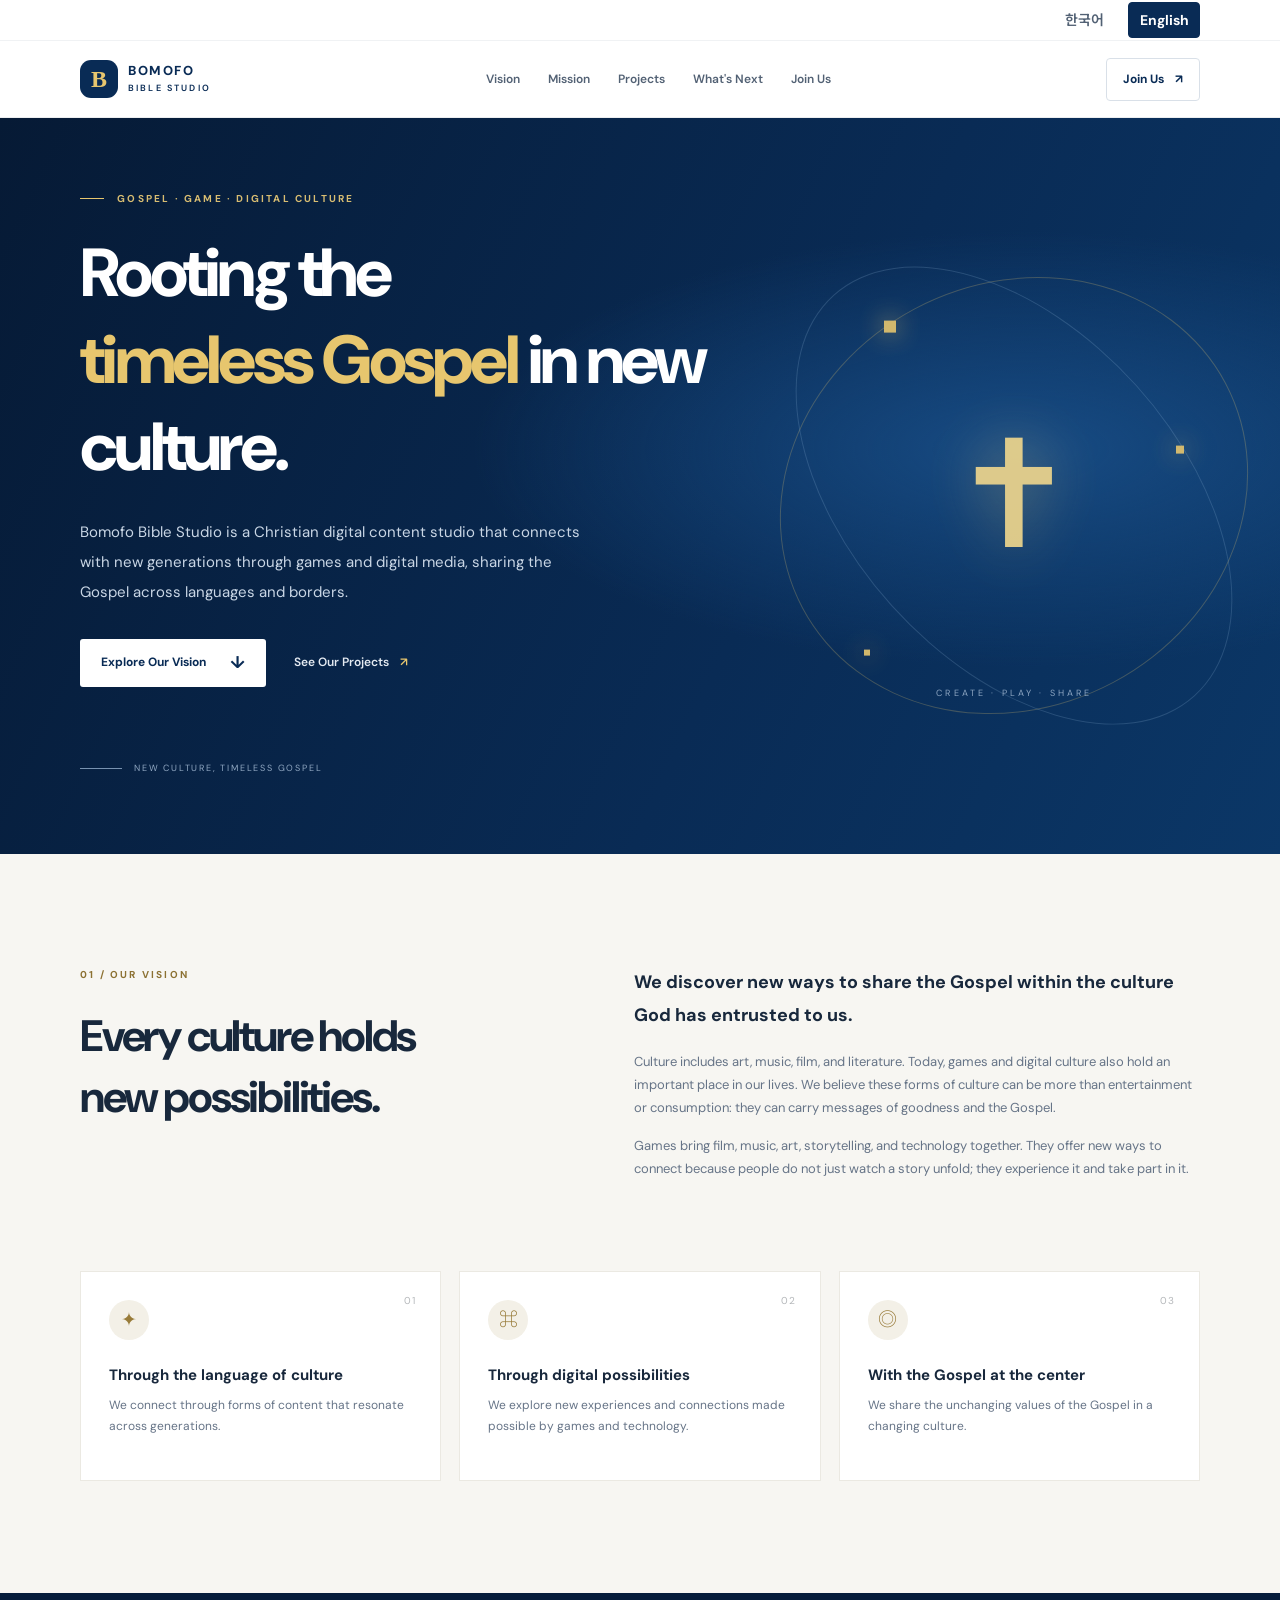
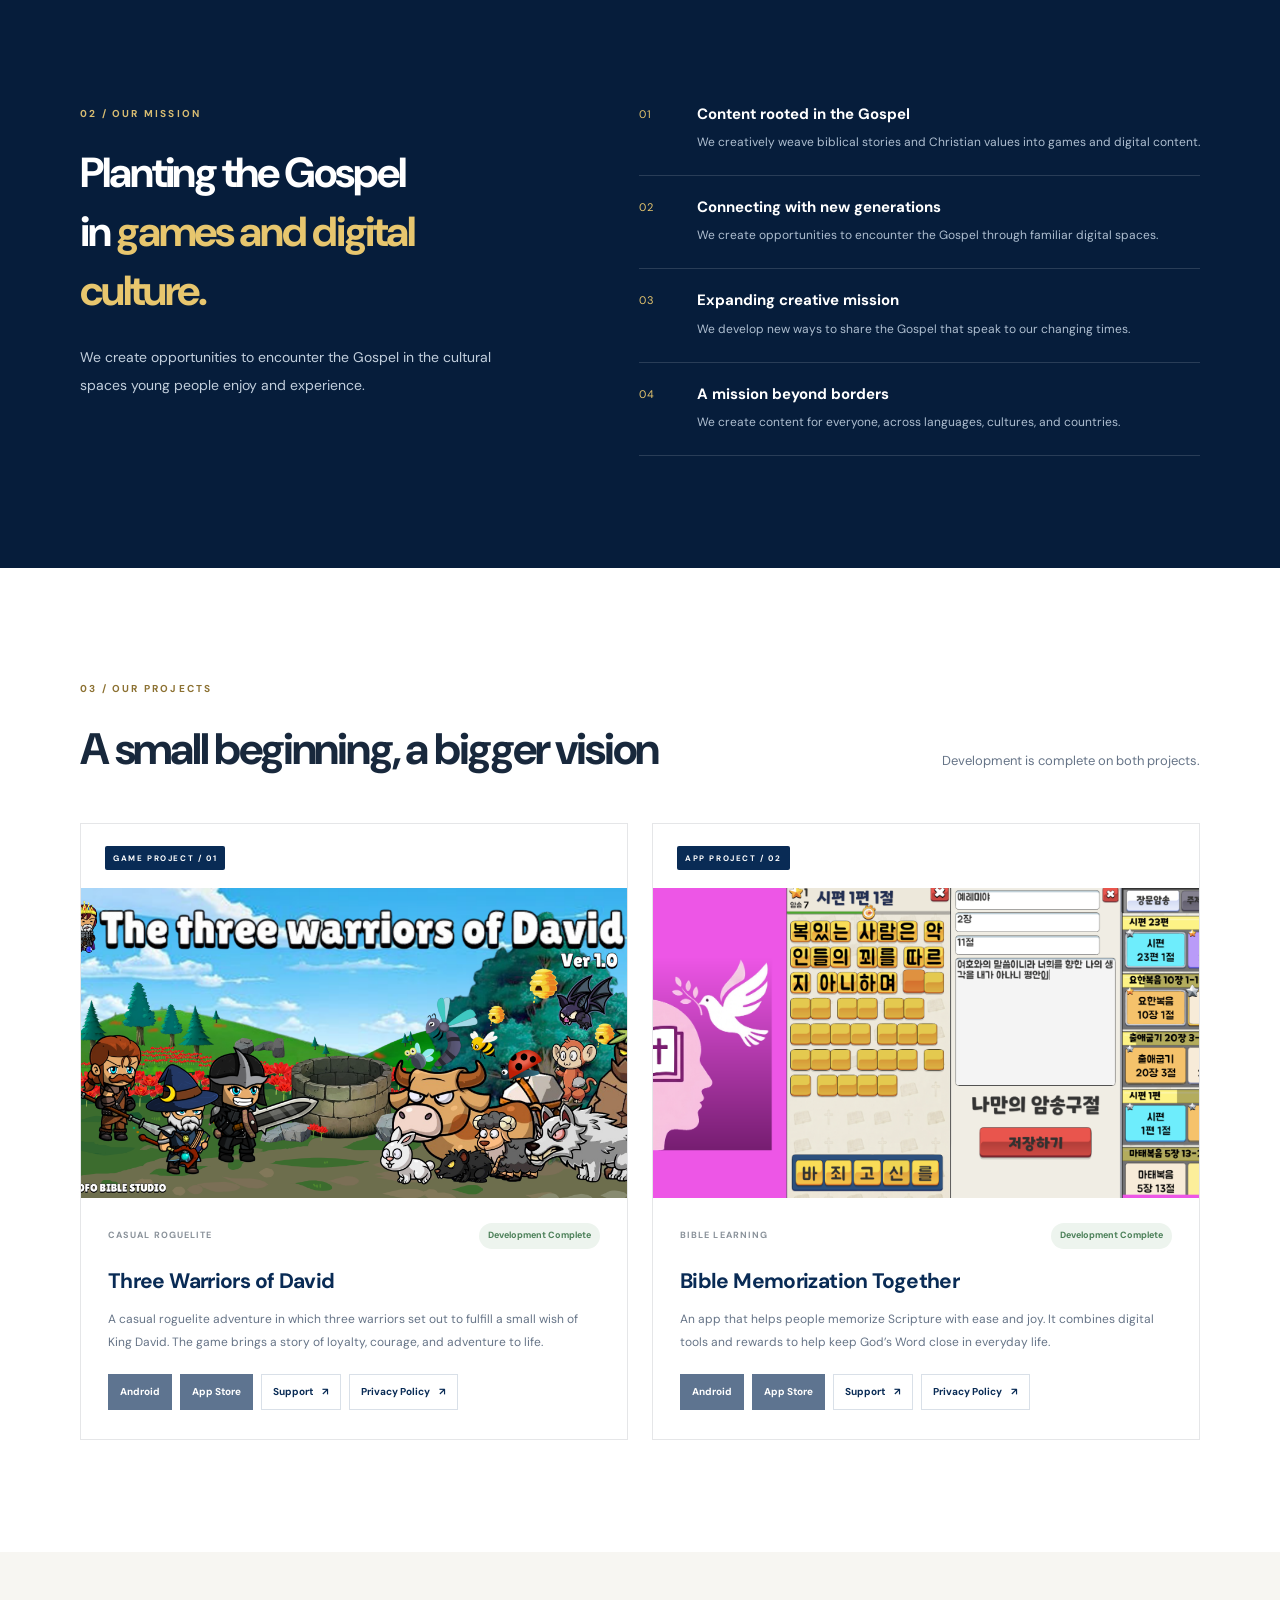
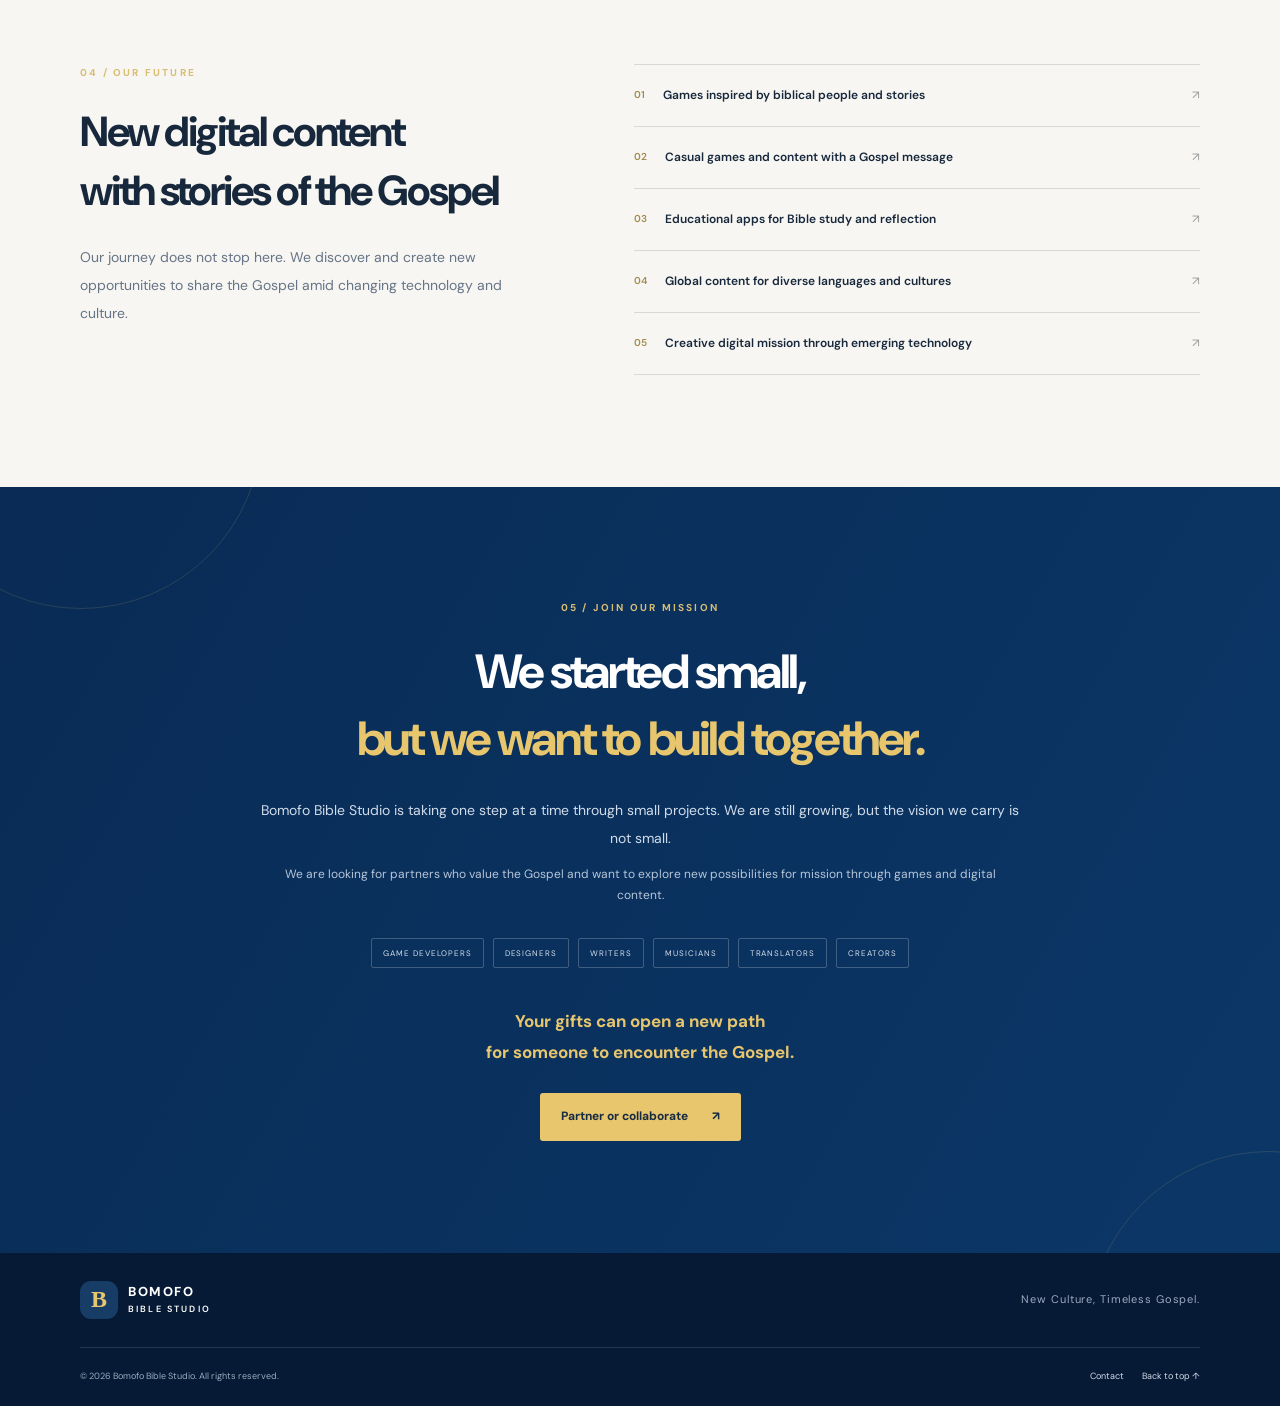
<file: index.html>
<!DOCTYPE html>
<html lang="en">
<head>
  <meta charset="UTF-8">
  <meta name="viewport" content="width=device-width, initial-scale=1.0">
  <meta name="description" content="Bomofo Bible Studio shares the Gospel through games and digital content.">
  <meta name="theme-color" content="#092b55">
  <title>Bomofo Bible Studio | New Culture, Timeless Gospel</title>
  <link rel="stylesheet" href="style.css">
  <script src="common/language.js" defer></script>
</head>
<body data-home-language="default">
  <header class="site-header">
    <div class="language-switch">
      <div class="container language-switch-inner" aria-label="Language selection">
        <a href="index-ko.html?lang=ko" lang="ko">한국어</a>
        <a href="index.html?lang=en" lang="en" aria-current="page">English</a>
      </div>
    </div>
    <div class="container nav-wrap">
      <a class="brand" href="#home" aria-label="Bomofo Bible Studio home">
        <span class="brand-mark">B</span>
        <span class="brand-name">BOMOFO <small>BIBLE STUDIO</small></span>
      </a>
      <nav class="main-nav" aria-label="Main navigation">
        <a href="#vision">Vision</a>
        <a href="#mission">Mission</a>
        <a href="#projects">Projects</a>
        <a href="#future">What's Next</a>
        <a href="#join">Join Us</a>
      </nav>
      <a class="nav-cta" href="#join">Join Us <span aria-hidden="true">↗</span></a>
    </div>
  </header>

  <main>
    <section class="hero" id="home">
      <div class="hero-glow hero-glow-one"></div>
      <div class="hero-glow hero-glow-two"></div>
      <div class="container hero-content">
        <p class="eyebrow"><span></span> GOSPEL · GAME · DIGITAL CULTURE</p>
        <h1>Rooting the<br><em>timeless Gospel</em> in new culture.</h1>
        <p class="hero-copy">
          Bomofo Bible Studio is a Christian digital content studio that connects
          with new generations through games and digital media, sharing the Gospel
          across languages and borders.
        </p>
        <div class="hero-actions">
          <a class="button button-light" href="#vision">Explore Our Vision <span>↓</span></a>
          <a class="text-link" href="#projects">See Our Projects <span>↗</span></a>
        </div>
        <div class="hero-note">
          <span class="note-line"></span>
          <span>NEW CULTURE, TIMELESS GOSPEL</span>
        </div>
      </div>
      <div class="hero-art" aria-hidden="true">
        <div class="orbit orbit-a"></div>
        <div class="orbit orbit-b"></div>
        <div class="pixel p1"></div><div class="pixel p2"></div><div class="pixel p3"></div>
        <div class="cross">✝</div>
        <div class="art-caption">CREATE · PLAY · SHARE</div>
      </div>
    </section>

    <section class="intro section-pad" id="vision">
      <div class="container intro-grid">
        <div>
          <p class="eyebrow dark">01 / OUR VISION</p>
          <h2>Every culture holds<br>new possibilities.</h2>
        </div>
        <div class="intro-text">
          <p class="lead">We discover new ways to share the Gospel within the culture God has entrusted to us.</p>
          <p>Culture includes art, music, film, and literature. Today, games and digital culture also hold an important place in our lives. We believe these forms of culture can be more than entertainment or consumption: they can carry messages of goodness and the Gospel.</p>
          <p>Games bring film, music, art, storytelling, and technology together. They offer new ways to connect because people do not just watch a story unfold; they experience it and take part in it.</p>
        </div>
      </div>
      <div class="container feature-row">
        <article class="feature">
          <span class="feature-number">01</span>
          <div class="feature-icon">✦</div>
          <h3>Through the language of culture</h3>
          <p>We connect through forms of content that resonate across generations.</p>
        </article>
        <article class="feature">
          <span class="feature-number">02</span>
          <div class="feature-icon">⌘</div>
          <h3>Through digital possibilities</h3>
          <p>We explore new experiences and connections made possible by games and technology.</p>
        </article>
        <article class="feature">
          <span class="feature-number">03</span>
          <div class="feature-icon">◎</div>
          <h3>With the Gospel at the center</h3>
          <p>We share the unchanging values of the Gospel in a changing culture.</p>
        </article>
      </div>
    </section>

    <section class="mission section-pad" id="mission">
      <div class="container mission-grid">
        <div class="mission-copy">
          <p class="eyebrow">02 / OUR MISSION</p>
          <h2>Planting the Gospel<br>in <em>games and digital culture.</em></h2>
          <p class="section-lead">We create opportunities to encounter the Gospel in the cultural spaces young people enjoy and experience.</p>
        </div>
        <div class="mission-list">
          <article><span>01</span><div><h3>Content rooted in the Gospel</h3><p>We creatively weave biblical stories and Christian values into games and digital content.</p></div></article>
          <article><span>02</span><div><h3>Connecting with new generations</h3><p>We create opportunities to encounter the Gospel through familiar digital spaces.</p></div></article>
          <article><span>03</span><div><h3>Expanding creative mission</h3><p>We develop new ways to share the Gospel that speak to our changing times.</p></div></article>
          <article><span>04</span><div><h3>A mission beyond borders</h3><p>We create content for everyone, across languages, cultures, and countries.</p></div></article>
        </div>
      </div>
    </section>

    <section class="projects section-pad" id="projects">
      <div class="container">
        <div class="section-heading">
          <div><p class="eyebrow dark">03 / OUR PROJECTS</p><h2>A small beginning, a bigger vision</h2></div>
          <p>Development is complete on both projects.</p>
        </div>
        <div class="project-grid">
          <article class="project-card game-card">
            <div class="project-label"><span class="visual-label">GAME PROJECT / 01</span></div>
            <div class="project-visual game-visual">
              <img src="TWD_header.png" alt="Three Warriors of David game artwork">
            </div>
            <div class="project-info">
              <div class="project-meta"><span>CASUAL ROGUELITE</span><span class="status">Development Complete</span></div>
              <h3>Three Warriors of David</h3>
              <p>A casual roguelite adventure in which three warriors set out to fulfill a small wish of King David. The game brings a story of loyalty, courage, and adventure to life.</p>
              <div class="project-actions">
                <button class="store-button" type="button" disabled aria-label="Android app download link coming soon">Android</button>
                <button class="store-button" type="button" disabled aria-label="App Store download link coming soon">App Store</button>
                <a href="DTW/index.html?lang=en" data-language-link>Support <span aria-hidden="true">↗</span></a>
                <a href="DTW/privacy.html?lang=en" data-language-link>Privacy Policy <span aria-hidden="true">↗</span></a>
              </div>
            </div>
          </article>
          <article class="project-card bible-card">
            <div class="project-label"><span class="visual-label">APP PROJECT / 02</span></div>
            <div class="project-visual bible-visual">
              <img src="BibleM_header.png" alt="Bible Memorization Together app artwork">
            </div>
            <div class="project-info">
              <div class="project-meta"><span>BIBLE LEARNING</span><span class="status">Development Complete</span></div>
              <h3>Bible Memorization Together</h3>
              <p>An app that helps people memorize Scripture with ease and joy. It combines digital tools and rewards to help keep God’s Word close in everyday life.</p>
              <div class="project-actions">
                <button class="store-button" type="button" disabled aria-label="Android app download link coming soon">Android</button>
                <button class="store-button" type="button" disabled aria-label="App Store download link coming soon">App Store</button>
                <a href="bible-memo/index.html?lang=en" data-language-link>Support <span aria-hidden="true">↗</span></a>
                <a href="bible-memo/privacy.html?lang=en" data-language-link>Privacy Policy <span aria-hidden="true">↗</span></a>
              </div>
            </div>
          </article>
        </div>
      </div>
    </section>

    <section class="future section-pad" id="future">
      <div class="container future-grid">
        <div>
          <p class="eyebrow">04 / OUR FUTURE</p>
          <h2>New digital content<br>with stories of the Gospel</h2>
          <p class="section-lead">Our journey does not stop here. We discover and create new opportunities to share the Gospel amid changing technology and culture.</p>
        </div>
        <div class="future-items">
          <div><span>01</span> Games inspired by biblical people and stories <b>↗</b></div>
          <div><span>02</span> Casual games and content with a Gospel message <b>↗</b></div>
          <div><span>03</span> Educational apps for Bible study and reflection <b>↗</b></div>
          <div><span>04</span> Global content for diverse languages and cultures <b>↗</b></div>
          <div><span>05</span> Creative digital mission through emerging technology <b>↗</b></div>
        </div>
      </div>
    </section>

    <section class="join section-pad" id="join">
      <div class="container join-inner">
        <p class="eyebrow">05 / JOIN OUR MISSION</p>
        <h2>We started small,<br><em>but we want to build together.</em></h2>
        <p class="join-lead">Bomofo Bible Studio is taking one step at a time through small projects. We are still growing, but the vision we carry is not small.</p>
        <p>We are looking for partners who value the Gospel and want to explore new possibilities for mission through games and digital content.</p>
        <div class="collaborators">
          <span>GAME DEVELOPERS</span><span>DESIGNERS</span><span>WRITERS</span><span>MUSICIANS</span><span>TRANSLATORS</span><span>CREATORS</span>
        </div>
        <p class="join-emphasis">Your gifts can open a new path<br>for someone to encounter the Gospel.</p>
        <a class="button button-gold" href="mailto:214bomofo@gmail.com">Partner or collaborate <span>↗</span></a>
      </div>
    </section>
  </main>

  <footer class="site-footer">
    <div class="container footer-top">
      <a class="brand footer-brand" href="#home"><span class="brand-mark">B</span><span class="brand-name">BOMOFO <small>BIBLE STUDIO</small></span></a>
      <p>New Culture, Timeless Gospel.</p>
    </div>
    <div class="container footer-bottom">
      <span>© <span id="year">2026</span> Bomofo Bible Studio. All rights reserved.</span>
      <div class="footer-links">
        <a href="common/contact.html?lang=en" data-language-link>Contact</a>
        <a href="#home">Back to top ↑</a>
      </div>
    </div>
  </footer>
  <script>
    document.getElementById("year").textContent = new Date().getFullYear();
  </script>
</body>
</html>
</file>
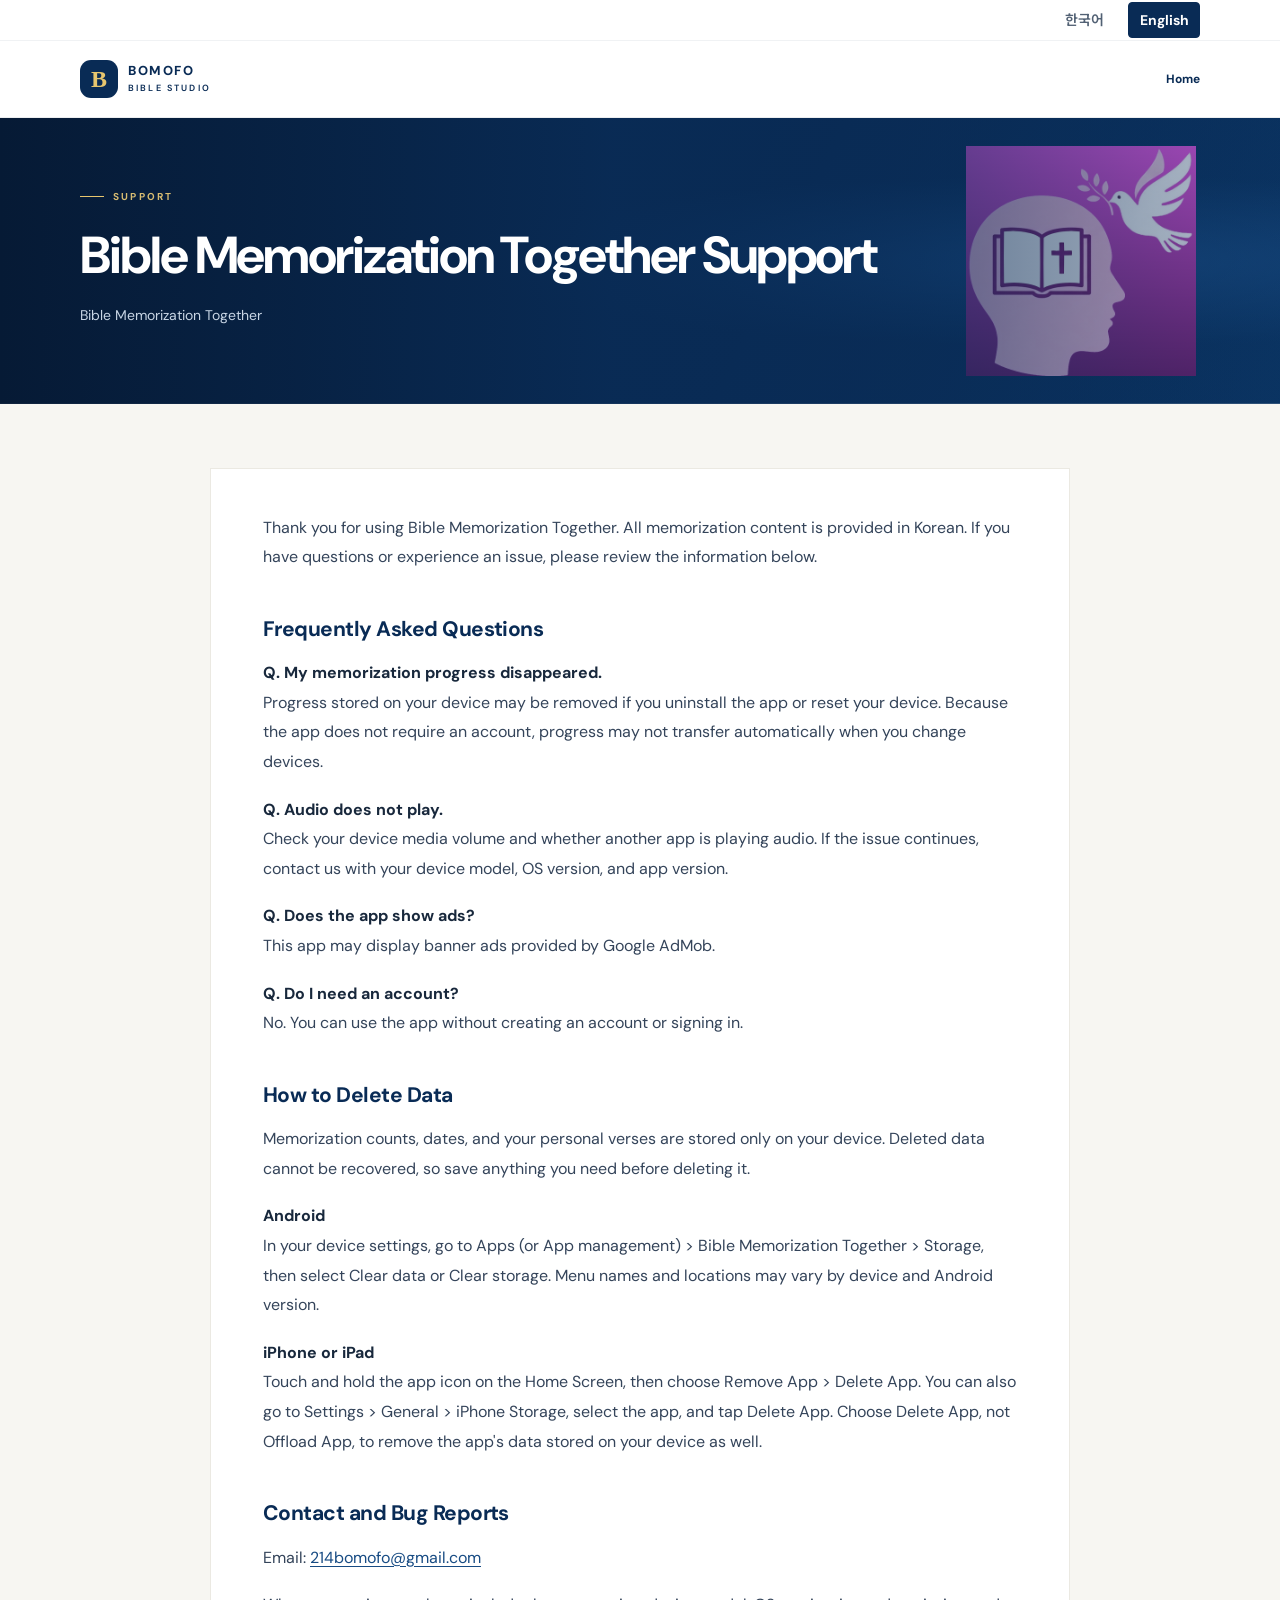
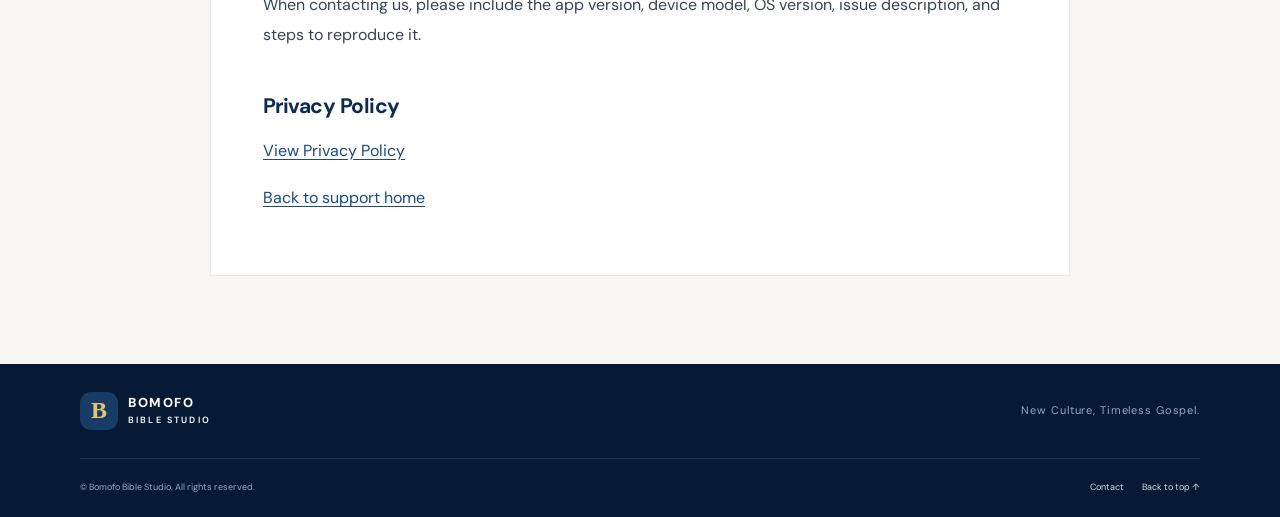
<file: bible-memo/index.html>
<!DOCTYPE html>
<html lang="en">
<head>
<meta charset="UTF-8">
<meta name="viewport" content="width=device-width, initial-scale=1">
<title>Bible Memorization Together Support</title>
<meta name="theme-color" content="#092b55">
<link rel="stylesheet" href="../style.css">
<link rel="stylesheet" href="../common/support.css">
</head>
<body class="support-page" id="top">
<header class="site-header">
  <div class="language-switch">
    <div class="container language-switch-inner" role="group" aria-label="Language selection">
      <button type="button" data-language="ko" aria-pressed="false" lang="ko">한국어</button>
      <button type="button" data-language="en" class="active" aria-pressed="true" lang="en">English</button>
    </div>
  </div>
  <div class="container nav-wrap">
    <a class="brand" href="../index.html?lang=en" data-language-link aria-label="Bomofo Bible Studio">
      <span class="brand-mark">B</span><span class="brand-name">BOMOFO <small>BIBLE STUDIO</small></span>
    </a>
    <a class="page-header-link" href="../index.html?lang=en" data-language-link data-ko="홈으로" data-en="Home">Home</a>
  </div>
</header>
<main>
  <section class="support-hero support-hero--bible">
    <div class="container">
      <p class="eyebrow"><span></span>SUPPORT</p>
      <h1 data-ko="함께하는 성경암송 지원" data-en="Bible Memorization Together Support">Bible Memorization Together Support</h1>
      <p class="support-context" data-ko="함께하는 성경암송" data-en="Bible Memorization Together">Bible Memorization Together</p>
    </div>
  </section>
  <section class="document-wrap">
    <div class="container document-content">

<p data-ko="함께하는 성경암송을 이용해 주셔서 감사합니다. 암송 콘텐츠는 모두 한국어로 제공됩니다. 앱 사용 중 궁금한 점이나 문제가 있으시면 아래 안내를 확인해 주세요." data-en="Thank you for using Bible Memorization Together. All memorization content is provided in Korean. If you have questions or experience an issue, please review the information below.">Thank you for using Bible Memorization Together. All memorization content is provided in Korean. If you have questions or experience an issue, please review the information below.</p>

<h2 data-ko="자주 묻는 질문" data-en="Frequently Asked Questions">Frequently Asked Questions</h2>

<p><strong data-ko="Q. 암송 기록이 사라졌어요." data-en="Q. My memorization progress disappeared.">Q. My memorization progress disappeared.</strong><br>
<span data-ko="앱을 삭제하거나 기기를 초기화하면 기기에 저장된 학습 기록이 삭제될 수 있습니다. 현재 앱은 별도 로그인 없이 사용되므로, 기기 변경 시 기록이 자동으로 이전되지 않을 수 있습니다." data-en="Progress stored on your device may be removed if you uninstall the app or reset your device. Because the app does not require an account, progress may not transfer automatically when you change devices.">Progress stored on your device may be removed if you uninstall the app or reset your device. Because the app does not require an account, progress may not transfer automatically when you change devices.</span></p>

<p><strong data-ko="Q. 오디오가 재생되지 않아요." data-en="Q. Audio does not play.">Q. Audio does not play.</strong><br>
<span data-ko="기기의 미디어 음량을 확인하고, 다른 앱에서 오디오가 재생 중인지 확인해 주세요. 그래도 문제가 지속되면 기기명, OS 버전, 앱 버전과 함께 문의해 주세요." data-en="Check your device media volume and whether another app is playing audio. If the issue continues, contact us with your device model, OS version, and app version.">Check your device media volume and whether another app is playing audio. If the issue continues, contact us with your device model, OS version, and app version.</span></p>

<p><strong data-ko="Q. 광고가 표시되나요?" data-en="Q. Does the app show ads?">Q. Does the app show ads?</strong><br>
<span data-ko="본 앱은 Google AdMob 배너 광고를 사용할 수 있습니다." data-en="This app may display banner ads provided by Google AdMob.">This app may display banner ads provided by Google AdMob.</span></p>

<p><strong data-ko="Q. 로그인이 필요한가요?" data-en="Q. Do I need an account?">Q. Do I need an account?</strong><br>
<span data-ko="아니요. 별도의 회원가입이나 로그인 없이 앱을 사용할 수 있습니다." data-en="No. You can use the app without creating an account or signing in.">No. You can use the app without creating an account or signing in.</span></p>

<h2 id="data-deletion" data-ko="데이터 삭제 방법" data-en="How to Delete Data">How to Delete Data</h2>
<p data-ko="암송횟수, 암송날짜, 나만의 암송 구절은 기기에만 저장됩니다. 삭제 후에는 복구할 수 없으니 필요한 기록이 있다면 먼저 보관해 주세요." data-en="Memorization counts, dates, and your personal verses are stored only on your device. Deleted data cannot be recovered, so save anything you need before deleting it.">Memorization counts, dates, and your personal verses are stored only on your device. Deleted data cannot be recovered, so save anything you need before deleting it.</p>
<p><strong data-ko="Android" data-en="Android">Android</strong><br>
<span data-ko="기기 설정에서 앱(또는 앱 관리) &gt; 함께하는 성경암송 &gt; 저장공간으로 이동해 데이터 삭제 또는 저장공간 비우기를 선택하세요. 메뉴 이름과 위치는 기기 및 Android 버전에 따라 다를 수 있습니다." data-en="In your device settings, go to Apps (or App management) &gt; Bible Memorization Together &gt; Storage, then select Clear data or Clear storage. Menu names and locations may vary by device and Android version.">In your device settings, go to Apps (or App management) &gt; Bible Memorization Together &gt; Storage, then select Clear data or Clear storage. Menu names and locations may vary by device and Android version.</span></p>
<p><strong data-ko="iPhone 또는 iPad" data-en="iPhone or iPad">iPhone or iPad</strong><br>
<span data-ko="홈 화면에서 앱 아이콘을 길게 누르고 앱 제거 &gt; 앱 삭제를 선택하세요. 설정 &gt; 일반 &gt; iPhone 저장 공간에서도 앱을 선택한 뒤 앱 삭제를 할 수 있습니다. 앱 정리하기가 아니라 앱 삭제를 선택해야 기기에 저장된 앱 데이터도 함께 삭제됩니다." data-en="Touch and hold the app icon on the Home Screen, then choose Remove App &gt; Delete App. You can also go to Settings &gt; General &gt; iPhone Storage, select the app, and tap Delete App. Choose Delete App, not Offload App, to remove the app's data stored on your device as well.">Touch and hold the app icon on the Home Screen, then choose Remove App &gt; Delete App. You can also go to Settings &gt; General &gt; iPhone Storage, select the app, and tap Delete App. Choose Delete App, not Offload App, to remove the app's data stored on your device as well.</span></p>

<h2 data-ko="문의 및 오류 보고" data-en="Contact and Bug Reports">Contact and Bug Reports</h2>
<p><span data-ko="이메일" data-en="Email">Email</span>: <a href="mailto:214bomofo@gmail.com">214bomofo@gmail.com</a></p>
<p data-ko="문의 시 앱 버전, 기기명, OS 버전, 문제 상황과 재현 방법을 함께 보내주시면 도움이 됩니다." data-en="When contacting us, please include the app version, device model, OS version, issue description, and steps to reproduce it.">When contacting us, please include the app version, device model, OS version, issue description, and steps to reproduce it.</p>

<h2 data-ko="개인정보처리방침" data-en="Privacy Policy">Privacy Policy</h2>
<p><a href="privacy.html?lang=en" data-language-link data-ko="개인정보처리방침 보기" data-en="View Privacy Policy">View Privacy Policy</a></p>

<p><a href="../index.html?lang=en" data-language-link data-ko="지원 홈으로 돌아가기" data-en="Back to support home">Back to support home</a></p>

    </div>
  </section>
</main>
<footer class="site-footer">
  <div class="container footer-top">
    <a class="brand footer-brand" href="../index.html?lang=en" data-language-link aria-label="Bomofo Bible Studio">
      <span class="brand-mark">B</span><span class="brand-name">BOMOFO <small>BIBLE STUDIO</small></span>
    </a>
    <p>New Culture, Timeless Gospel.</p>
  </div>
  <div class="container footer-bottom">
    <span>© Bomofo Bible Studio. All rights reserved.</span>
    <div class="footer-links">
      <a href="../common/contact.html?lang=en" data-language-link data-ko="문의하기" data-en="Contact">Contact</a>
      <a href="#top" data-ko="맨 위로 ↑" data-en="Back to top ↑">Back to top ↑</a>
    </div>
  </div>
</footer>
<script src="../common/language.js" defer></script>
</body>
</html>
</file>
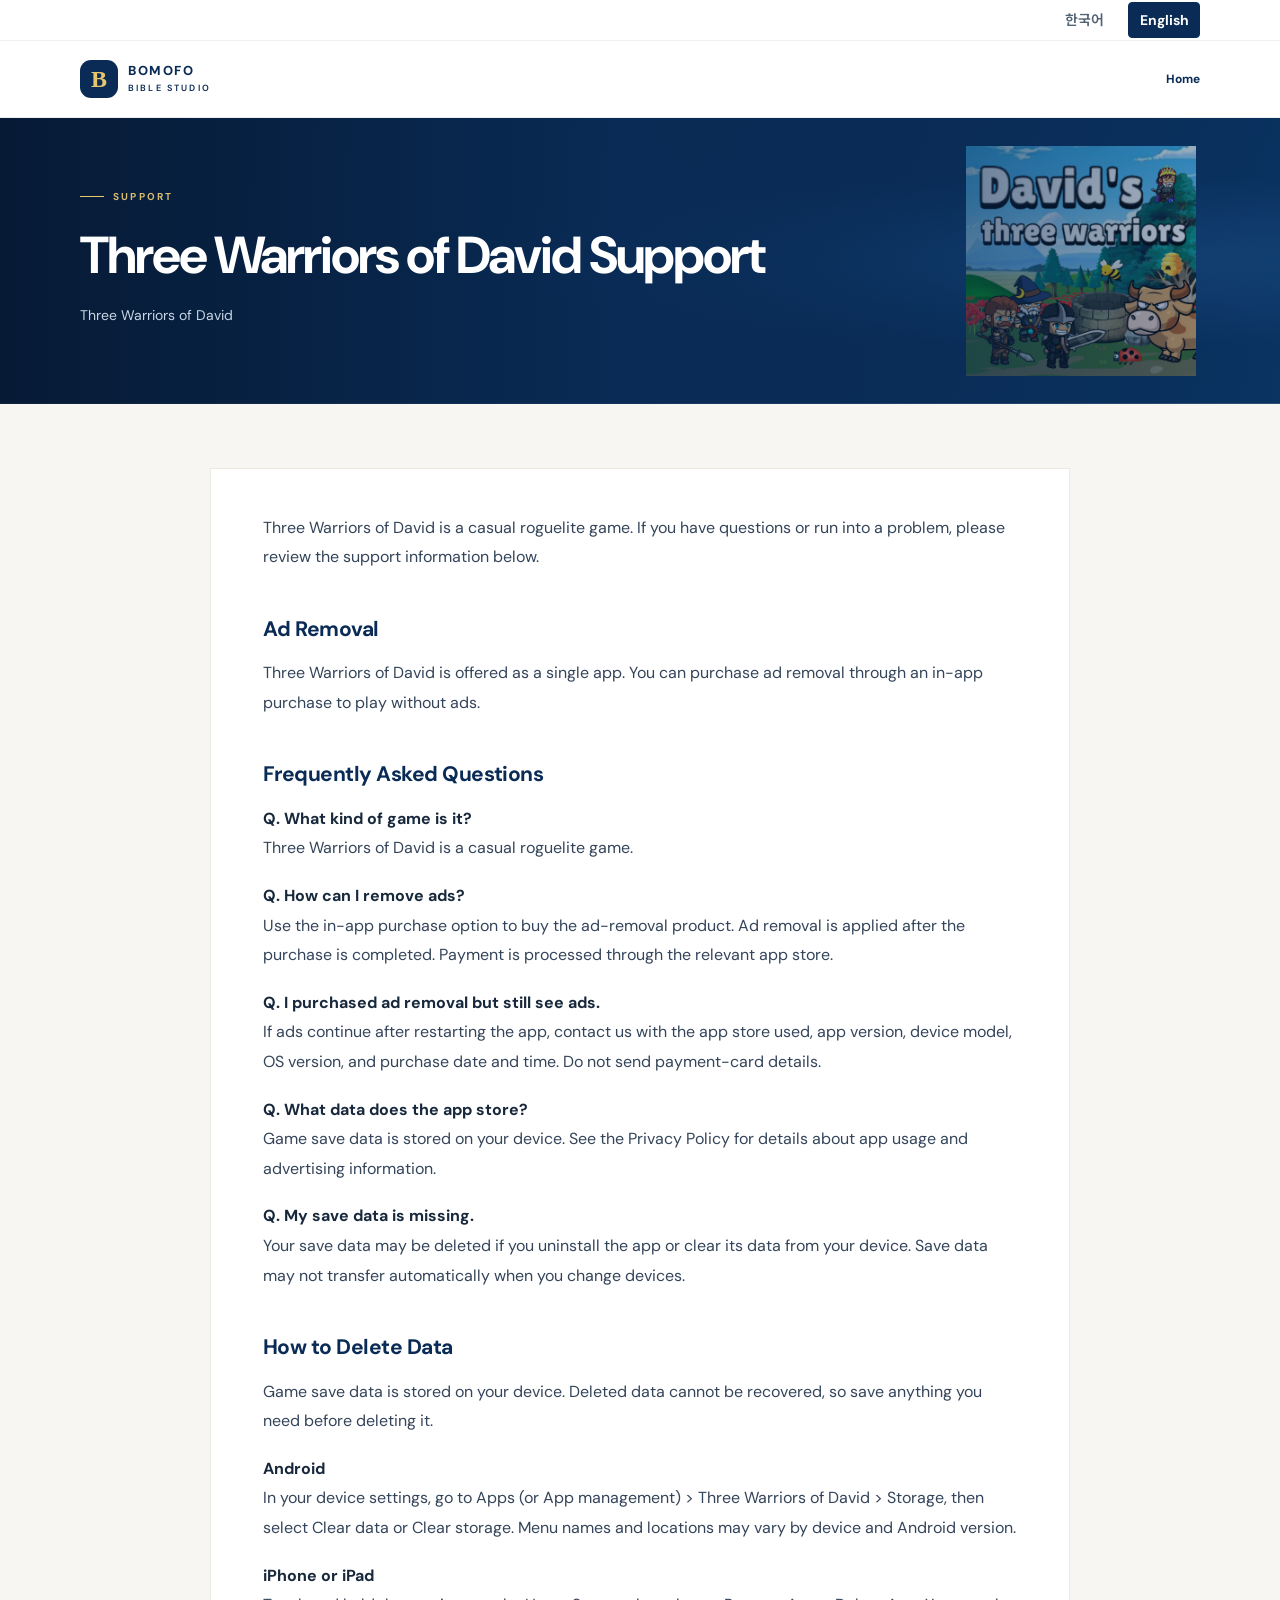
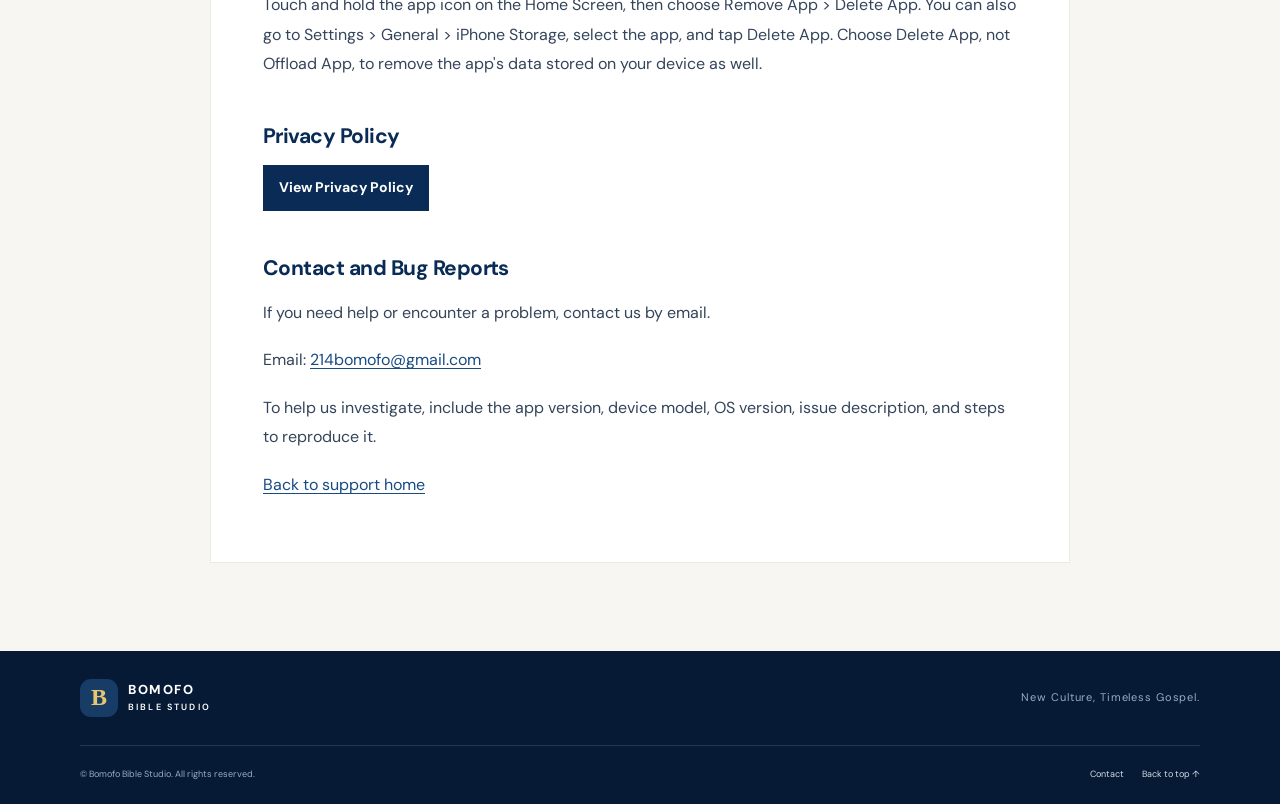
<file: DTW/index.html>
<!DOCTYPE html>
<html lang="en">
<head>
<meta charset="UTF-8">
<meta name="viewport" content="width=device-width, initial-scale=1">
<title>Three Warriors of David Support</title>
<meta name="theme-color" content="#092b55">
<link rel="stylesheet" href="../style.css">
<link rel="stylesheet" href="../common/support.css">
</head>
<body class="support-page" id="top">
<header class="site-header">
  <div class="language-switch">
    <div class="container language-switch-inner" role="group" aria-label="Language selection">
      <button type="button" data-language="ko" aria-pressed="false" lang="ko">한국어</button>
      <button type="button" data-language="en" class="active" aria-pressed="true" lang="en">English</button>
    </div>
  </div>
  <div class="container nav-wrap">
    <a class="brand" href="../index.html?lang=en" data-language-link aria-label="Bomofo Bible Studio">
      <span class="brand-mark">B</span><span class="brand-name">BOMOFO <small>BIBLE STUDIO</small></span>
    </a>
    <a class="page-header-link" href="../index.html?lang=en" data-language-link data-ko="홈으로" data-en="Home">Home</a>
  </div>
</header>
<main>
  <section class="support-hero support-hero--dtw">
    <div class="container">
      <p class="eyebrow"><span></span>SUPPORT</p>
      <h1 data-ko="Three Warriors of David 지원" data-en="Three Warriors of David Support">Three Warriors of David Support</h1>
      <p class="support-context" data-ko="Three Warriors of David" data-en="Three Warriors of David">Three Warriors of David</p>
    </div>
  </section>
  <section class="document-wrap">
    <div class="container document-content">

<p data-ko="Three Warriors of David는 캐주얼 로그라이트 게임입니다. 게임 이용 중 궁금한 점이나 문제가 있으면 아래 안내를 확인해 주세요." data-en="Three Warriors of David is a casual roguelite game. If you have questions or run into a problem, please review the support information below.">Three Warriors of David is a casual roguelite game. If you have questions or run into a problem, please review the support information below.</p>

<h2 data-ko="광고 제거" data-en="Ad Removal">Ad Removal</h2>
<p data-ko="Three Warriors of David는 하나의 앱으로 제공됩니다. 앱 내 결제로 광고 제거 상품을 구매하면 광고 없이 플레이할 수 있습니다." data-en="Three Warriors of David is offered as a single app. You can purchase ad removal through an in-app purchase to play without ads.">Three Warriors of David is offered as a single app. You can purchase ad removal through an in-app purchase to play without ads.</p>

<h2 data-ko="자주 묻는 질문" data-en="Frequently Asked Questions">Frequently Asked Questions</h2>

<p><strong data-ko="Q. 어떤 게임인가요?" data-en="Q. What kind of game is it?">Q. What kind of game is it?</strong><br>
<span data-ko="Three Warriors of David는 캐주얼 로그라이트 게임입니다." data-en="Three Warriors of David is a casual roguelite game.">Three Warriors of David is a casual roguelite game.</span></p>

<p><strong data-ko="Q. 광고를 제거하려면 어떻게 하나요?" data-en="Q. How can I remove ads?">Q. How can I remove ads?</strong><br>
<span data-ko="앱 내 결제 메뉴에서 광고 제거 상품을 구매해 주세요. 결제가 완료되면 광고 제거가 적용됩니다. 결제는 해당 앱 마켓의 결제 시스템을 통해 처리됩니다." data-en="Use the in-app purchase option to buy the ad-removal product. Ad removal is applied after the purchase is completed. Payment is processed through the relevant app store.">Use the in-app purchase option to buy the ad-removal product. Ad removal is applied after the purchase is completed. Payment is processed through the relevant app store.</span></p>

<p><strong data-ko="Q. 결제했는데 광고가 계속 보여요." data-en="Q. I purchased ad removal but still see ads.">Q. I purchased ad removal but still see ads.</strong><br>
<span data-ko="앱을 다시 시작한 뒤에도 광고가 표시되면, 사용한 앱 마켓, 앱 버전, 기기명, OS 버전, 구매 일시를 알려 문의해 주세요. 카드 번호 등 결제 수단 정보는 보내지 마세요." data-en="If ads continue after restarting the app, contact us with the app store used, app version, device model, OS version, and purchase date and time. Do not send payment-card details.">If ads continue after restarting the app, contact us with the app store used, app version, device model, OS version, and purchase date and time. Do not send payment-card details.</span></p>

<p><strong data-ko="Q. 어떤 데이터가 저장되나요?" data-en="Q. What data does the app store?">Q. What data does the app store?</strong><br>
<span data-ko="게임 저장 데이터는 이용자 기기에 저장됩니다. 앱 사용 정보나 광고 관련 정보의 처리에 대한 자세한 내용은 개인정보처리방침을 확인해 주세요." data-en="Game save data is stored on your device. See the Privacy Policy for details about app usage and advertising information.">Game save data is stored on your device. See the Privacy Policy for details about app usage and advertising information.</span></p>

<p><strong data-ko="Q. 저장 데이터가 사라졌어요." data-en="Q. My save data is missing.">Q. My save data is missing.</strong><br>
<span data-ko="앱을 삭제하거나 기기의 앱 데이터를 지우면 저장 데이터가 삭제될 수 있습니다. 기기를 변경한 경우 저장 데이터가 자동으로 이전되지 않을 수 있습니다." data-en="Your save data may be deleted if you uninstall the app or clear its data from your device. Save data may not transfer automatically when you change devices.">Your save data may be deleted if you uninstall the app or clear its data from your device. Save data may not transfer automatically when you change devices.</span></p>

<h2 id="data-deletion" data-ko="데이터 삭제 방법" data-en="How to Delete Data">How to Delete Data</h2>
<p data-ko="게임 저장 데이터는 기기에 저장됩니다. 삭제 후 복구할 수 없으니 필요한 데이터가 있다면 먼저 보관해 주세요." data-en="Game save data is stored on your device. Deleted data cannot be recovered, so save anything you need before deleting it.">Game save data is stored on your device. Deleted data cannot be recovered, so save anything you need before deleting it.</p>
<p><strong data-ko="Android" data-en="Android">Android</strong><br>
<span data-ko="기기 설정에서 앱(또는 앱 관리) &gt; Three Warriors of David &gt; 저장공간으로 이동해 데이터 삭제 또는 저장공간 비우기를 선택하세요. 메뉴 이름과 위치는 기기 및 Android 버전에 따라 다를 수 있습니다." data-en="In your device settings, go to Apps (or App management) &gt; Three Warriors of David &gt; Storage, then select Clear data or Clear storage. Menu names and locations may vary by device and Android version.">In your device settings, go to Apps (or App management) &gt; Three Warriors of David &gt; Storage, then select Clear data or Clear storage. Menu names and locations may vary by device and Android version.</span></p>
<p><strong data-ko="iPhone 또는 iPad" data-en="iPhone or iPad">iPhone or iPad</strong><br>
<span data-ko="홈 화면에서 앱 아이콘을 길게 누르고 앱 제거 &gt; 앱 삭제를 선택하세요. 설정 &gt; 일반 &gt; iPhone 저장 공간에서도 앱을 선택한 뒤 앱 삭제를 할 수 있습니다. 앱 정리하기가 아니라 앱 삭제를 선택해야 기기에 저장된 앱 데이터도 함께 삭제됩니다." data-en="Touch and hold the app icon on the Home Screen, then choose Remove App &gt; Delete App. You can also go to Settings &gt; General &gt; iPhone Storage, select the app, and tap Delete App. Choose Delete App, not Offload App, to remove the app's data stored on your device as well.">Touch and hold the app icon on the Home Screen, then choose Remove App &gt; Delete App. You can also go to Settings &gt; General &gt; iPhone Storage, select the app, and tap Delete App. Choose Delete App, not Offload App, to remove the app's data stored on your device as well.</span></p>

<h2 data-ko="개인정보처리방침" data-en="Privacy Policy">Privacy Policy</h2>
<p><a class="policy-link" href="privacy.html?lang=en" data-language-link data-ko="개인정보처리방침 보기" data-en="View Privacy Policy">View Privacy Policy</a></p>

<h2 data-ko="문의 및 오류 보고" data-en="Contact and Bug Reports">Contact and Bug Reports</h2>
<p data-ko="문제가 있거나 도움이 필요하면 아래 이메일로 문의해 주세요." data-en="If you need help or encounter a problem, contact us by email.">If you need help or encounter a problem, contact us by email.</p>
<p><span data-ko="이메일" data-en="Email">Email</span>: <a href="mailto:214bomofo@gmail.com">214bomofo@gmail.com</a></p>
<p data-ko="빠른 확인을 위해 앱 버전, 기기명, OS 버전, 문제 상황과 재현 방법을 함께 보내주세요." data-en="To help us investigate, include the app version, device model, OS version, issue description, and steps to reproduce it.">To help us investigate, include the app version, device model, OS version, issue description, and steps to reproduce it.</p>

<p><a href="../index.html?lang=en" data-language-link data-ko="지원 홈으로 돌아가기" data-en="Back to support home">Back to support home</a></p>

    </div>
  </section>
</main>
<footer class="site-footer">
  <div class="container footer-top">
    <a class="brand footer-brand" href="../index.html?lang=en" data-language-link aria-label="Bomofo Bible Studio">
      <span class="brand-mark">B</span><span class="brand-name">BOMOFO <small>BIBLE STUDIO</small></span>
    </a>
    <p>New Culture, Timeless Gospel.</p>
  </div>
  <div class="container footer-bottom">
    <span>© Bomofo Bible Studio. All rights reserved.</span>
    <div class="footer-links">
      <a href="../common/contact.html?lang=en" data-language-link data-ko="문의하기" data-en="Contact">Contact</a>
      <a href="#top" data-ko="맨 위로 ↑" data-en="Back to top ↑">Back to top ↑</a>
    </div>
  </div>
</footer>
<script src="../common/language.js" defer></script>
</body>
</html>
</file>
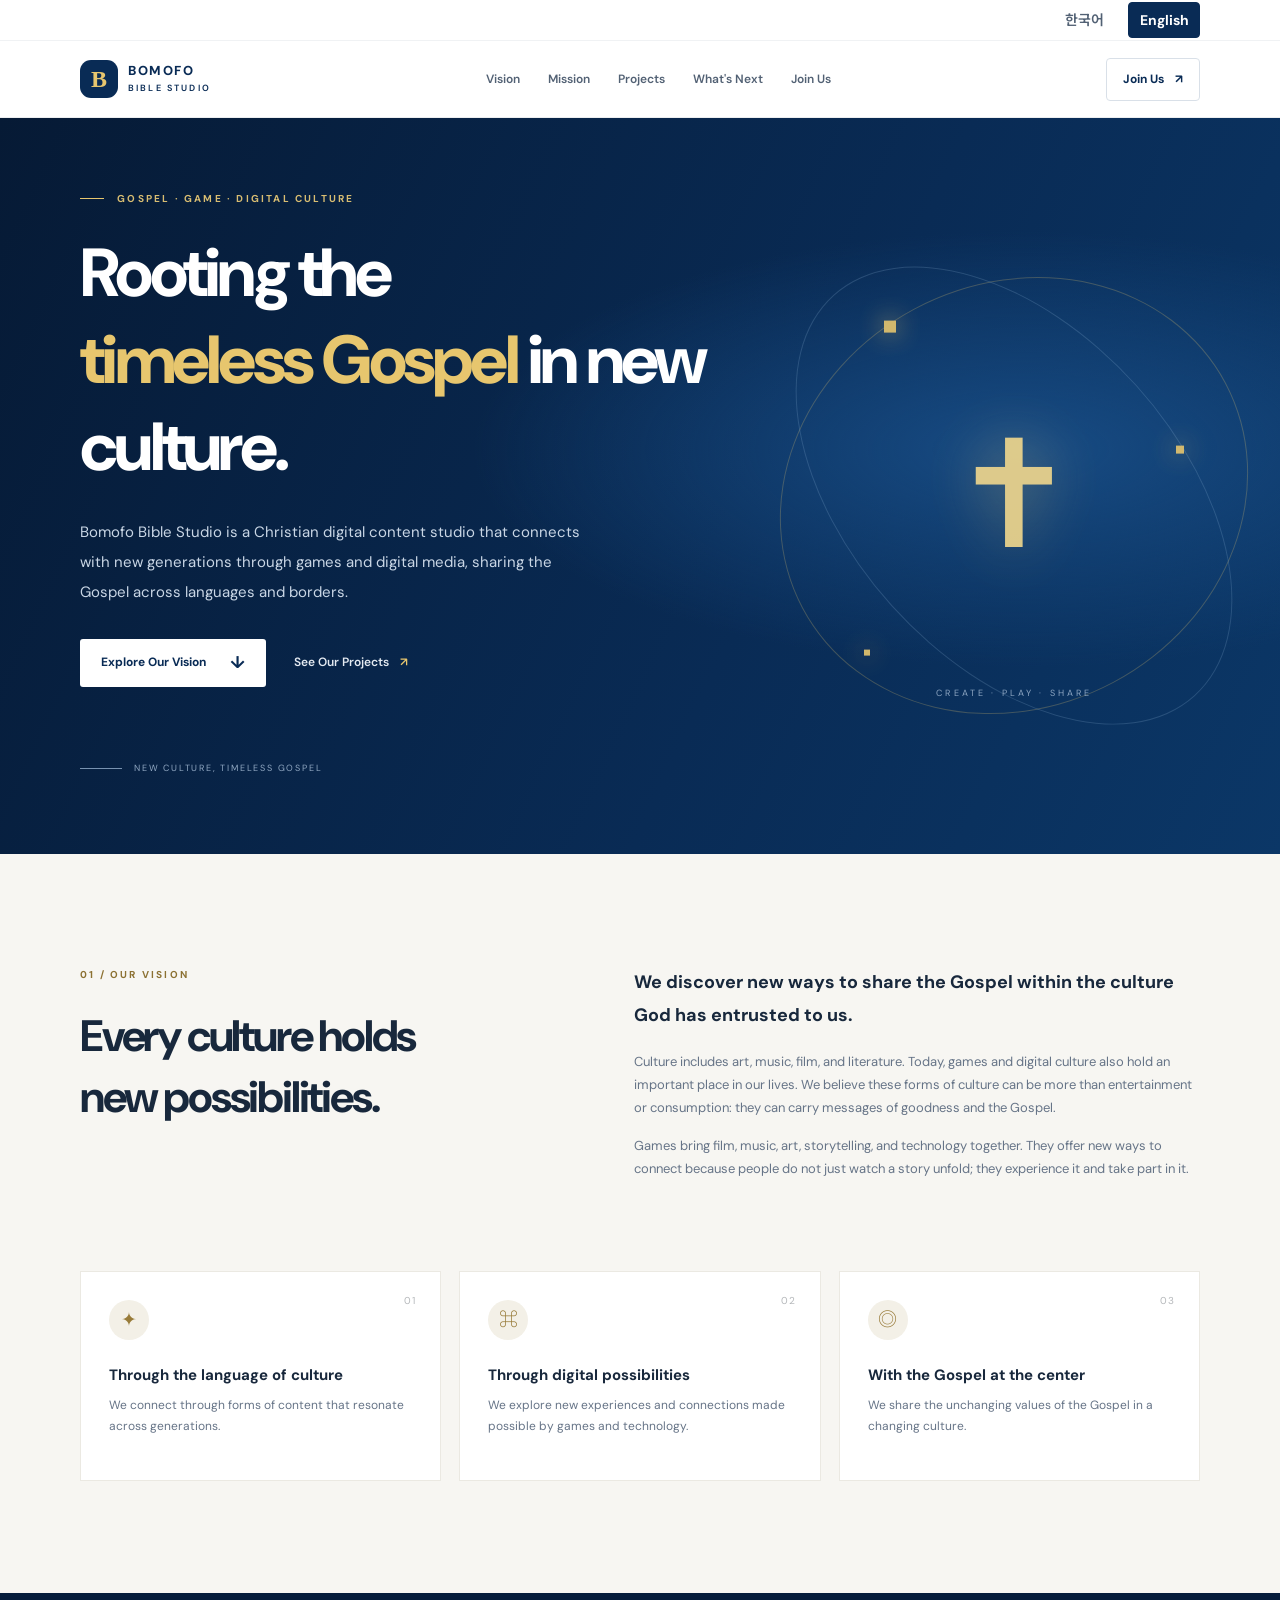
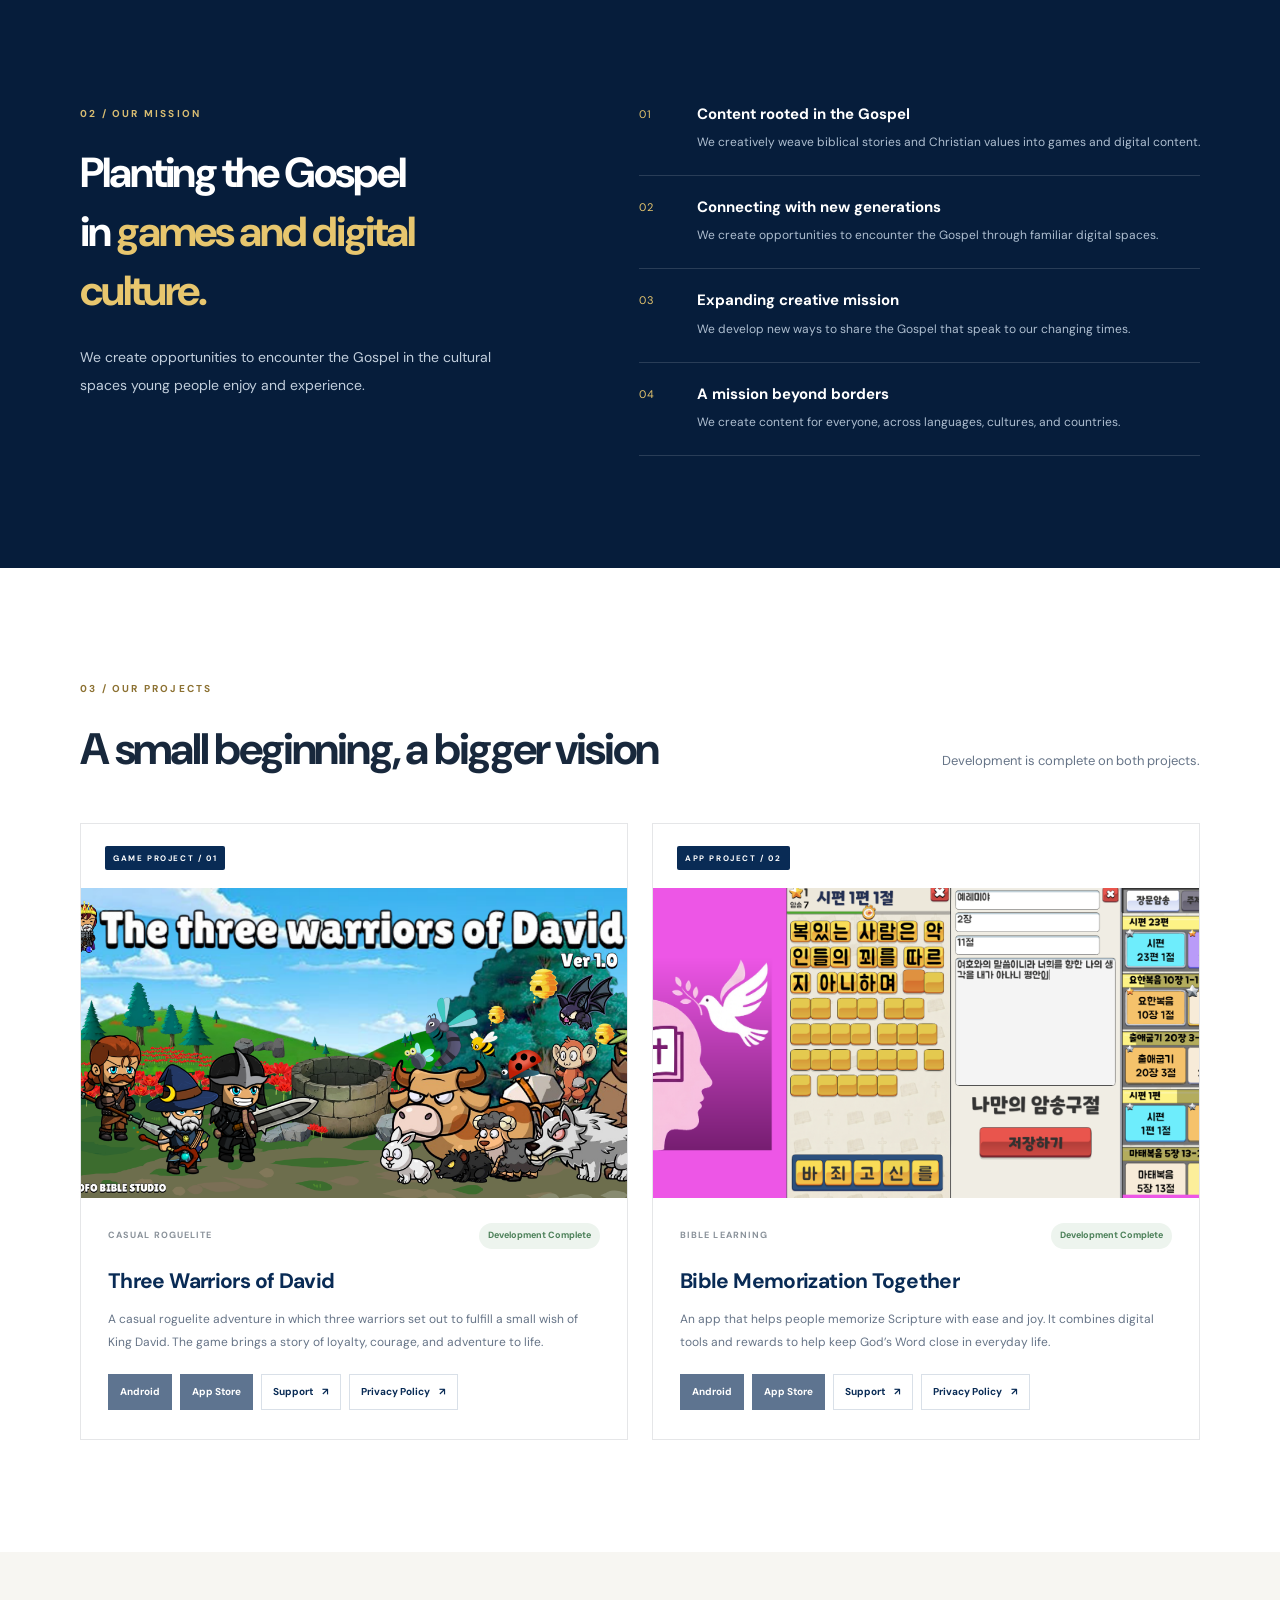
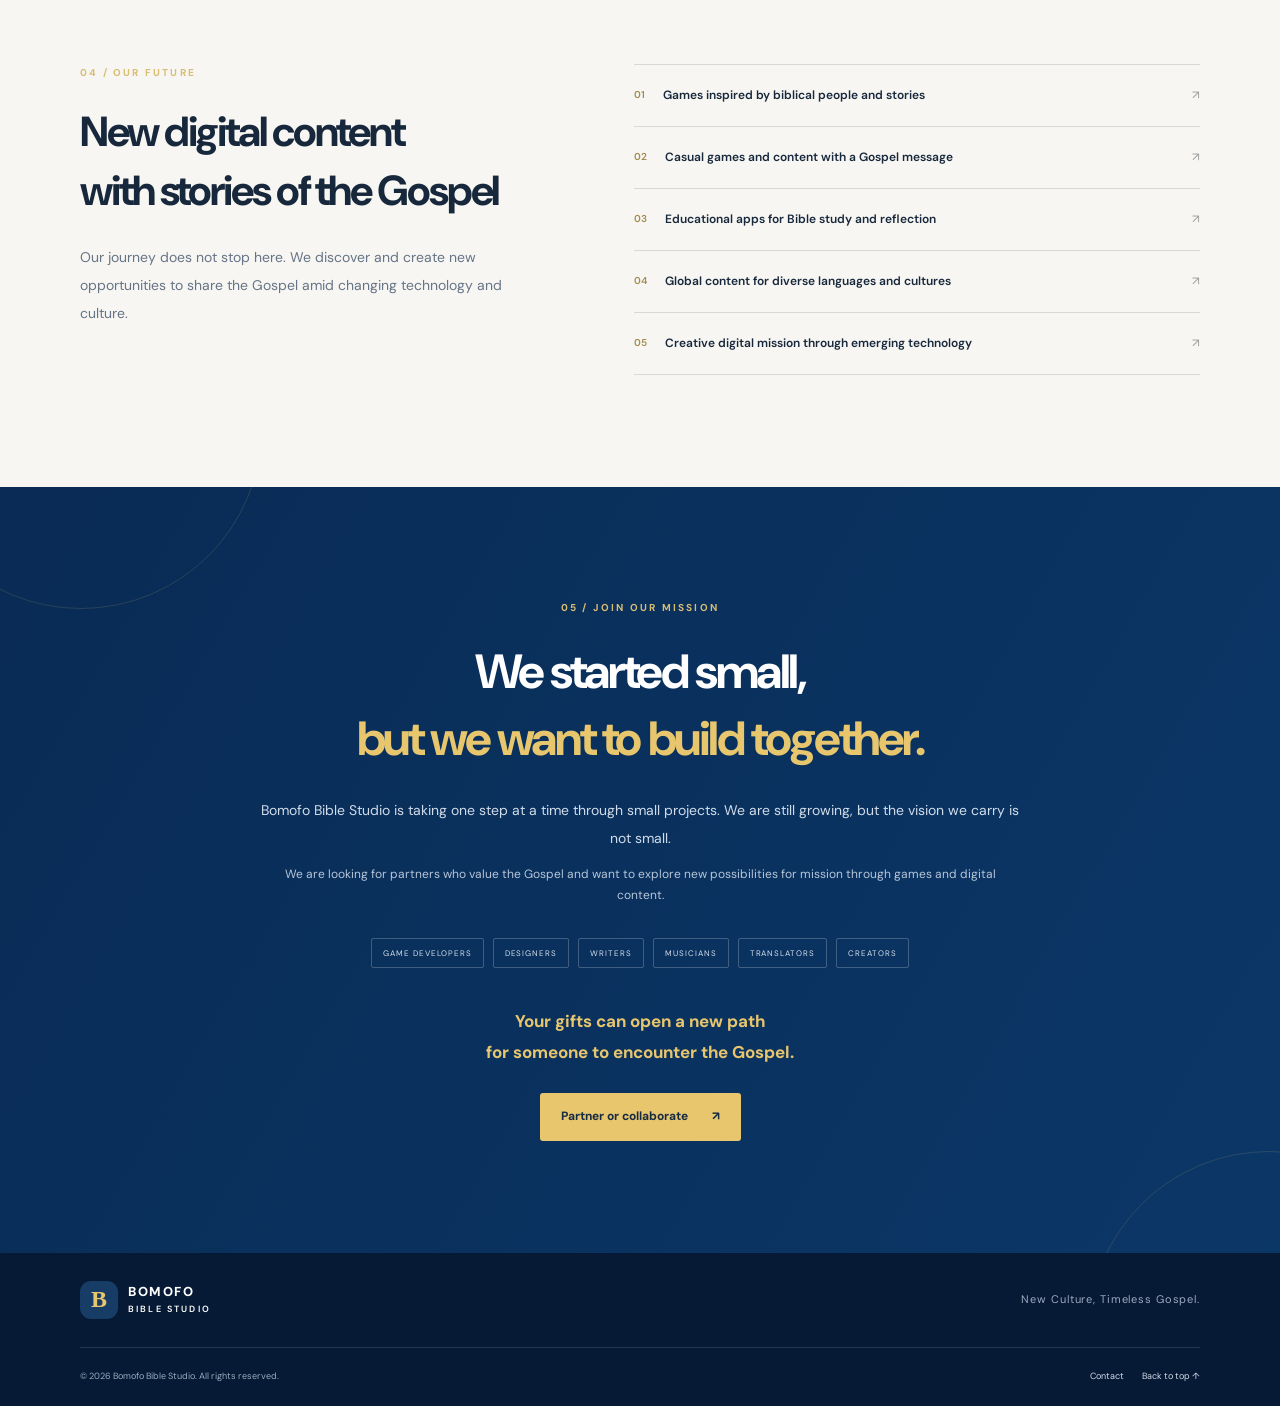
<file: index-en.html>
<!DOCTYPE html>
<html lang="en">
<head>
  <meta charset="UTF-8">
  <meta name="viewport" content="width=device-width, initial-scale=1.0">
  <meta name="description" content="Bomofo Bible Studio shares the Gospel through games and digital content.">
  <meta name="theme-color" content="#092b55">
  <title>Bomofo Bible Studio | New Culture, Timeless Gospel</title>
  <link rel="stylesheet" href="style.css">
  <script src="common/language.js" defer></script>
</head>
<body data-home-language="en">
  <header class="site-header">
    <div class="language-switch">
      <div class="container language-switch-inner" aria-label="Language selection">
        <a href="index-ko.html?lang=ko" lang="ko">한국어</a>
        <a href="index.html?lang=en" lang="en" aria-current="page">English</a>
      </div>
    </div>
    <div class="container nav-wrap">
      <a class="brand" href="#home" aria-label="Bomofo Bible Studio home">
        <span class="brand-mark">B</span>
        <span class="brand-name">BOMOFO <small>BIBLE STUDIO</small></span>
      </a>
      <nav class="main-nav" aria-label="Main navigation">
        <a href="#vision">Vision</a>
        <a href="#mission">Mission</a>
        <a href="#projects">Projects</a>
        <a href="#future">What's Next</a>
        <a href="#join">Join Us</a>
      </nav>
      <a class="nav-cta" href="#join">Join Us <span aria-hidden="true">↗</span></a>
    </div>
  </header>

  <main>
    <section class="hero" id="home">
      <div class="hero-glow hero-glow-one"></div>
      <div class="hero-glow hero-glow-two"></div>
      <div class="container hero-content">
        <p class="eyebrow"><span></span> GOSPEL · GAME · DIGITAL CULTURE</p>
        <h1>Rooting the<br><em>timeless Gospel</em> in new culture.</h1>
        <p class="hero-copy">
          Bomofo Bible Studio is a Christian digital content studio that connects
          with new generations through games and digital media, sharing the Gospel
          across languages and borders.
        </p>
        <div class="hero-actions">
          <a class="button button-light" href="#vision">Explore Our Vision <span>↓</span></a>
          <a class="text-link" href="#projects">See Our Projects <span>↗</span></a>
        </div>
        <div class="hero-note">
          <span class="note-line"></span>
          <span>NEW CULTURE, TIMELESS GOSPEL</span>
        </div>
      </div>
      <div class="hero-art" aria-hidden="true">
        <div class="orbit orbit-a"></div>
        <div class="orbit orbit-b"></div>
        <div class="pixel p1"></div><div class="pixel p2"></div><div class="pixel p3"></div>
        <div class="cross">✝</div>
        <div class="art-caption">CREATE · PLAY · SHARE</div>
      </div>
    </section>

    <section class="intro section-pad" id="vision">
      <div class="container intro-grid">
        <div>
          <p class="eyebrow dark">01 / OUR VISION</p>
          <h2>Every culture holds<br>new possibilities.</h2>
        </div>
        <div class="intro-text">
          <p class="lead">We discover new ways to share the Gospel within the culture God has entrusted to us.</p>
          <p>Culture includes art, music, film, and literature. Today, games and digital culture also hold an important place in our lives. We believe these forms of culture can be more than entertainment or consumption: they can carry messages of goodness and the Gospel.</p>
          <p>Games bring film, music, art, storytelling, and technology together. They offer new ways to connect because people do not just watch a story unfold; they experience it and take part in it.</p>
        </div>
      </div>
      <div class="container feature-row">
        <article class="feature">
          <span class="feature-number">01</span>
          <div class="feature-icon">✦</div>
          <h3>Through the language of culture</h3>
          <p>We connect through forms of content that resonate across generations.</p>
        </article>
        <article class="feature">
          <span class="feature-number">02</span>
          <div class="feature-icon">⌘</div>
          <h3>Through digital possibilities</h3>
          <p>We explore new experiences and connections made possible by games and technology.</p>
        </article>
        <article class="feature">
          <span class="feature-number">03</span>
          <div class="feature-icon">◎</div>
          <h3>With the Gospel at the center</h3>
          <p>We share the unchanging values of the Gospel in a changing culture.</p>
        </article>
      </div>
    </section>

    <section class="mission section-pad" id="mission">
      <div class="container mission-grid">
        <div class="mission-copy">
          <p class="eyebrow">02 / OUR MISSION</p>
          <h2>Planting the Gospel<br>in <em>games and digital culture.</em></h2>
          <p class="section-lead">We create opportunities to encounter the Gospel in the cultural spaces young people enjoy and experience.</p>
        </div>
        <div class="mission-list">
          <article><span>01</span><div><h3>Content rooted in the Gospel</h3><p>We creatively weave biblical stories and Christian values into games and digital content.</p></div></article>
          <article><span>02</span><div><h3>Connecting with new generations</h3><p>We create opportunities to encounter the Gospel through familiar digital spaces.</p></div></article>
          <article><span>03</span><div><h3>Expanding creative mission</h3><p>We develop new ways to share the Gospel that speak to our changing times.</p></div></article>
          <article><span>04</span><div><h3>A mission beyond borders</h3><p>We create content for everyone, across languages, cultures, and countries.</p></div></article>
        </div>
      </div>
    </section>

    <section class="projects section-pad" id="projects">
      <div class="container">
        <div class="section-heading">
          <div><p class="eyebrow dark">03 / OUR PROJECTS</p><h2>A small beginning, a bigger vision</h2></div>
          <p>Development is complete on both projects.</p>
        </div>
        <div class="project-grid">
          <article class="project-card game-card">
            <div class="project-label"><span class="visual-label">GAME PROJECT / 01</span></div>
            <div class="project-visual game-visual">
              <img src="TWD_header.png" alt="Three Warriors of David game artwork">
            </div>
            <div class="project-info">
              <div class="project-meta"><span>CASUAL ROGUELITE</span><span class="status">Development Complete</span></div>
              <h3>Three Warriors of David</h3>
              <p>A casual roguelite adventure in which three warriors set out to fulfill a small wish of King David. The game brings a story of loyalty, courage, and adventure to life.</p>
              <div class="project-actions">
                <button class="store-button" type="button" disabled aria-label="Android app download link coming soon">Android</button>
                <button class="store-button" type="button" disabled aria-label="App Store download link coming soon">App Store</button>
                <a href="DTW/index.html?lang=en" data-language-link>Support <span aria-hidden="true">↗</span></a>
                <a href="DTW/privacy.html?lang=en" data-language-link>Privacy Policy <span aria-hidden="true">↗</span></a>
              </div>
            </div>
          </article>
          <article class="project-card bible-card">
            <div class="project-label"><span class="visual-label">APP PROJECT / 02</span></div>
            <div class="project-visual bible-visual">
              <img src="BibleM_header.png" alt="Bible Memorization Together app artwork">
            </div>
            <div class="project-info">
              <div class="project-meta"><span>BIBLE LEARNING</span><span class="status">Development Complete</span></div>
              <h3>Bible Memorization Together</h3>
              <p>An app that helps people memorize Scripture with ease and joy. It combines digital tools and rewards to help keep God’s Word close in everyday life.</p>
              <div class="project-actions">
                <button class="store-button" type="button" disabled aria-label="Android app download link coming soon">Android</button>
                <button class="store-button" type="button" disabled aria-label="App Store download link coming soon">App Store</button>
                <a href="bible-memo/index.html?lang=en" data-language-link>Support <span aria-hidden="true">↗</span></a>
                <a href="bible-memo/privacy.html?lang=en" data-language-link>Privacy Policy <span aria-hidden="true">↗</span></a>
              </div>
            </div>
          </article>
        </div>
      </div>
    </section>

    <section class="future section-pad" id="future">
      <div class="container future-grid">
        <div>
          <p class="eyebrow">04 / OUR FUTURE</p>
          <h2>New digital content<br>with stories of the Gospel</h2>
          <p class="section-lead">Our journey does not stop here. We discover and create new opportunities to share the Gospel amid changing technology and culture.</p>
        </div>
        <div class="future-items">
          <div><span>01</span> Games inspired by biblical people and stories <b>↗</b></div>
          <div><span>02</span> Casual games and content with a Gospel message <b>↗</b></div>
          <div><span>03</span> Educational apps for Bible study and reflection <b>↗</b></div>
          <div><span>04</span> Global content for diverse languages and cultures <b>↗</b></div>
          <div><span>05</span> Creative digital mission through emerging technology <b>↗</b></div>
        </div>
      </div>
    </section>

    <section class="join section-pad" id="join">
      <div class="container join-inner">
        <p class="eyebrow">05 / JOIN OUR MISSION</p>
        <h2>We started small,<br><em>but we want to build together.</em></h2>
        <p class="join-lead">Bomofo Bible Studio is taking one step at a time through small projects. We are still growing, but the vision we carry is not small.</p>
        <p>We are looking for partners who value the Gospel and want to explore new possibilities for mission through games and digital content.</p>
        <div class="collaborators">
          <span>GAME DEVELOPERS</span><span>DESIGNERS</span><span>WRITERS</span><span>MUSICIANS</span><span>TRANSLATORS</span><span>CREATORS</span>
        </div>
        <p class="join-emphasis">Your gifts can open a new path<br>for someone to encounter the Gospel.</p>
        <a class="button button-gold" href="mailto:214bomofo@gmail.com">Partner or collaborate <span>↗</span></a>
      </div>
    </section>
  </main>

  <footer class="site-footer">
    <div class="container footer-top">
      <a class="brand footer-brand" href="#home"><span class="brand-mark">B</span><span class="brand-name">BOMOFO <small>BIBLE STUDIO</small></span></a>
      <p>New Culture, Timeless Gospel.</p>
    </div>
    <div class="container footer-bottom">
      <span>© <span id="year">2026</span> Bomofo Bible Studio. All rights reserved.</span>
      <div class="footer-links">
        <a href="common/contact.html?lang=en" data-language-link>Contact</a>
        <a href="#home">Back to top ↑</a>
      </div>
    </div>
  </footer>
  <script>
    document.getElementById("year").textContent = new Date().getFullYear();
  </script>
</body>
</html>
</file>
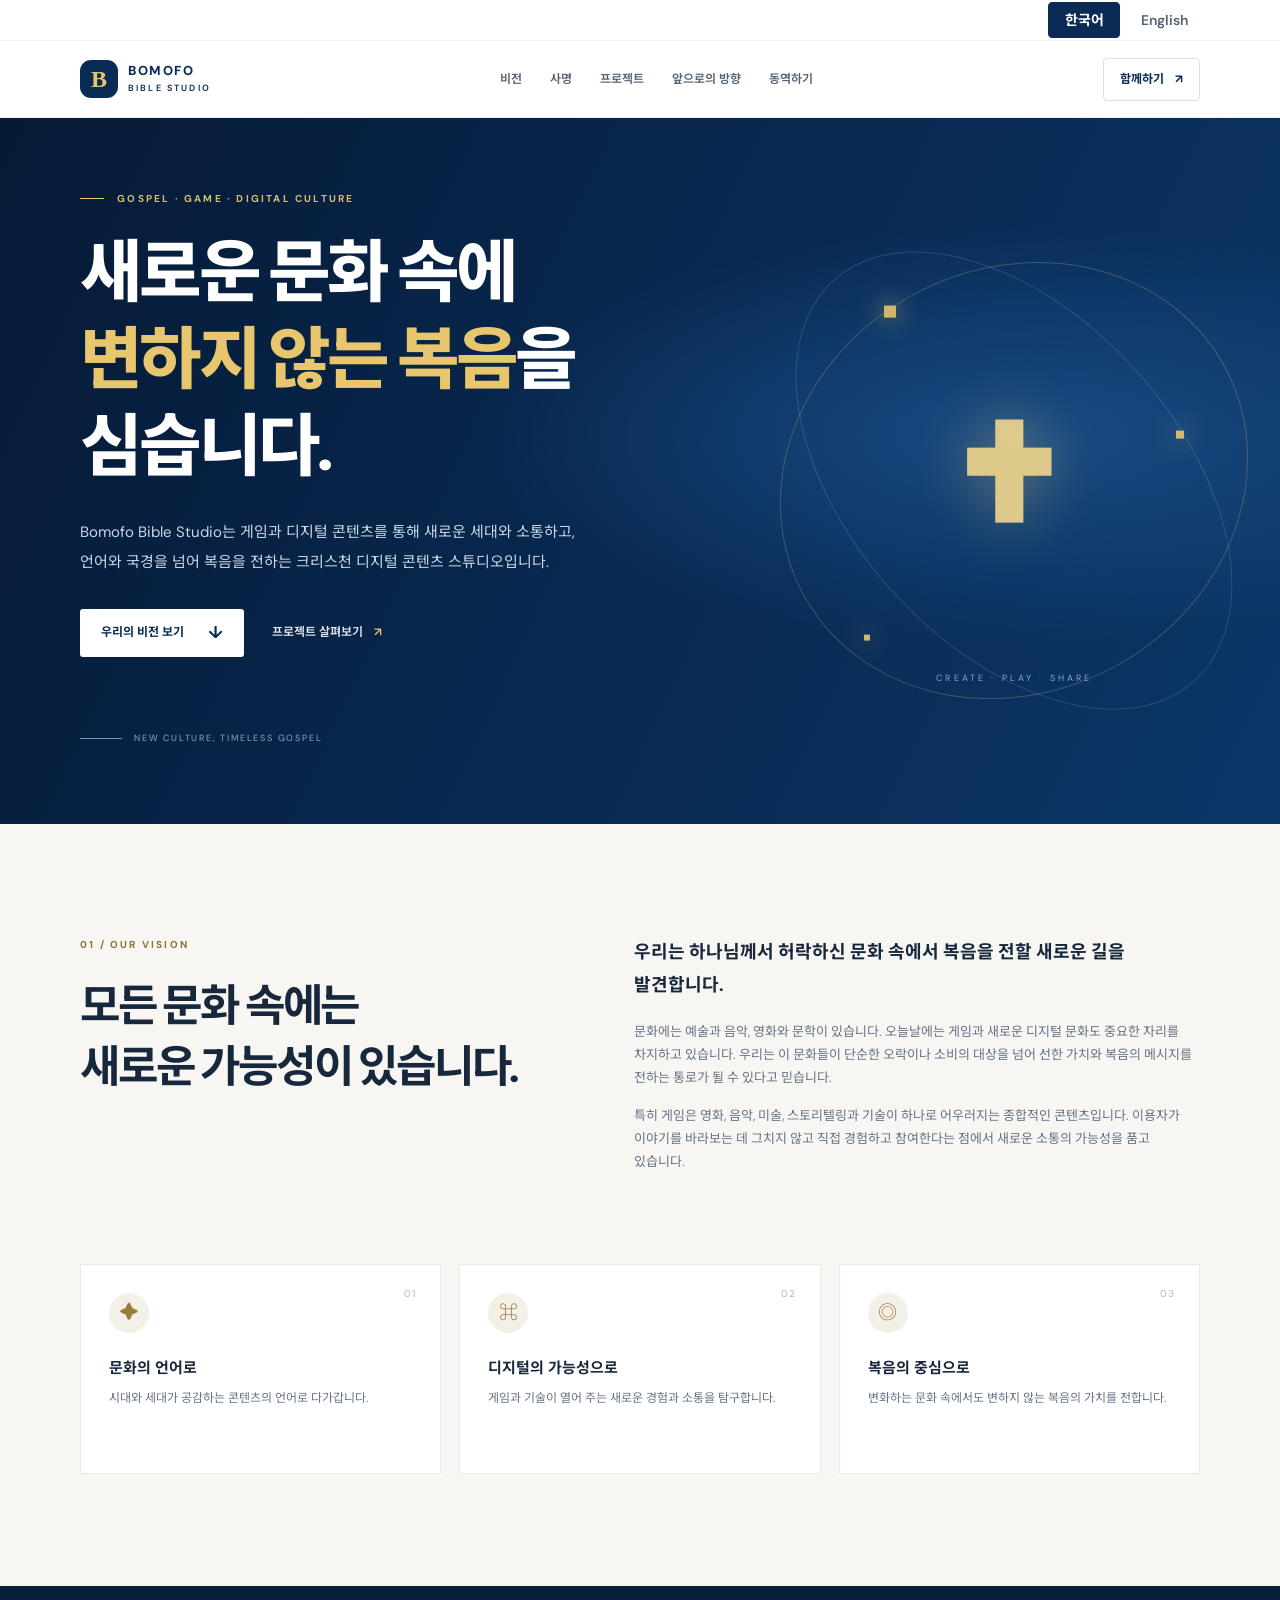
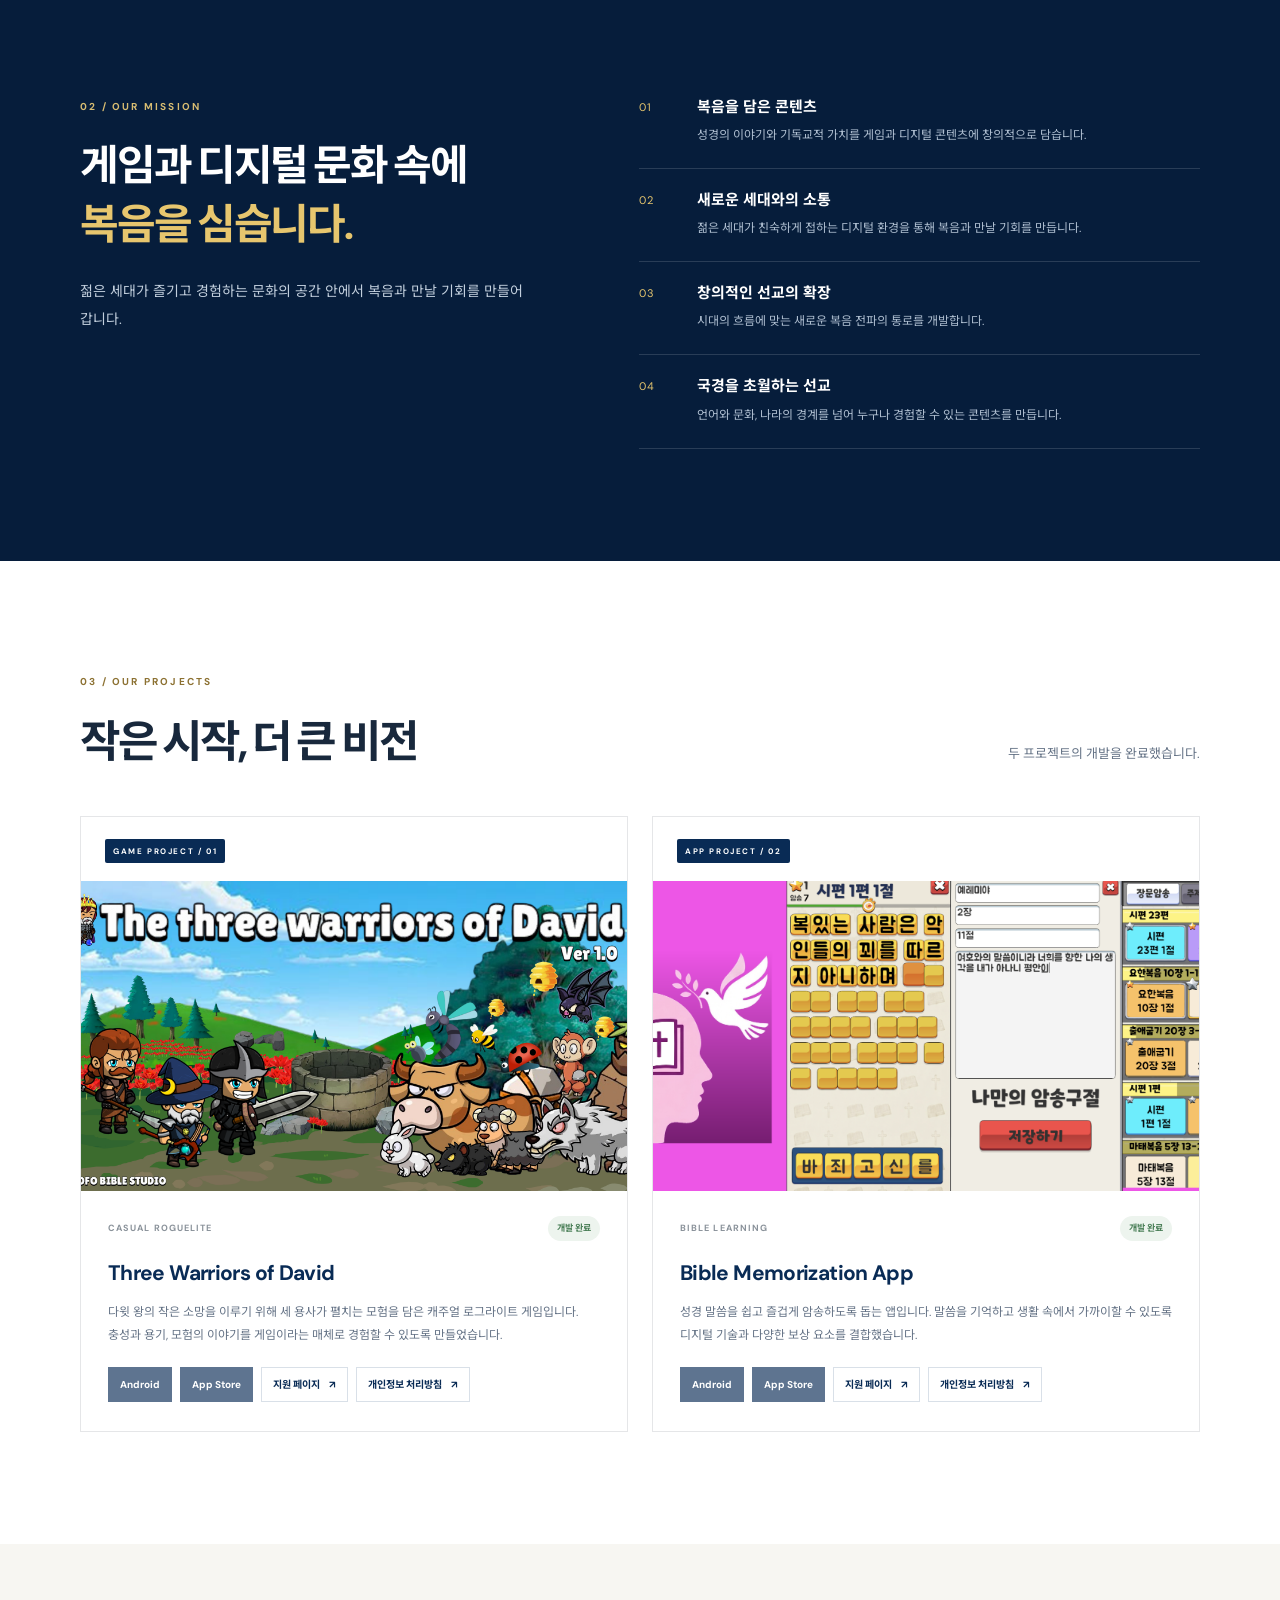
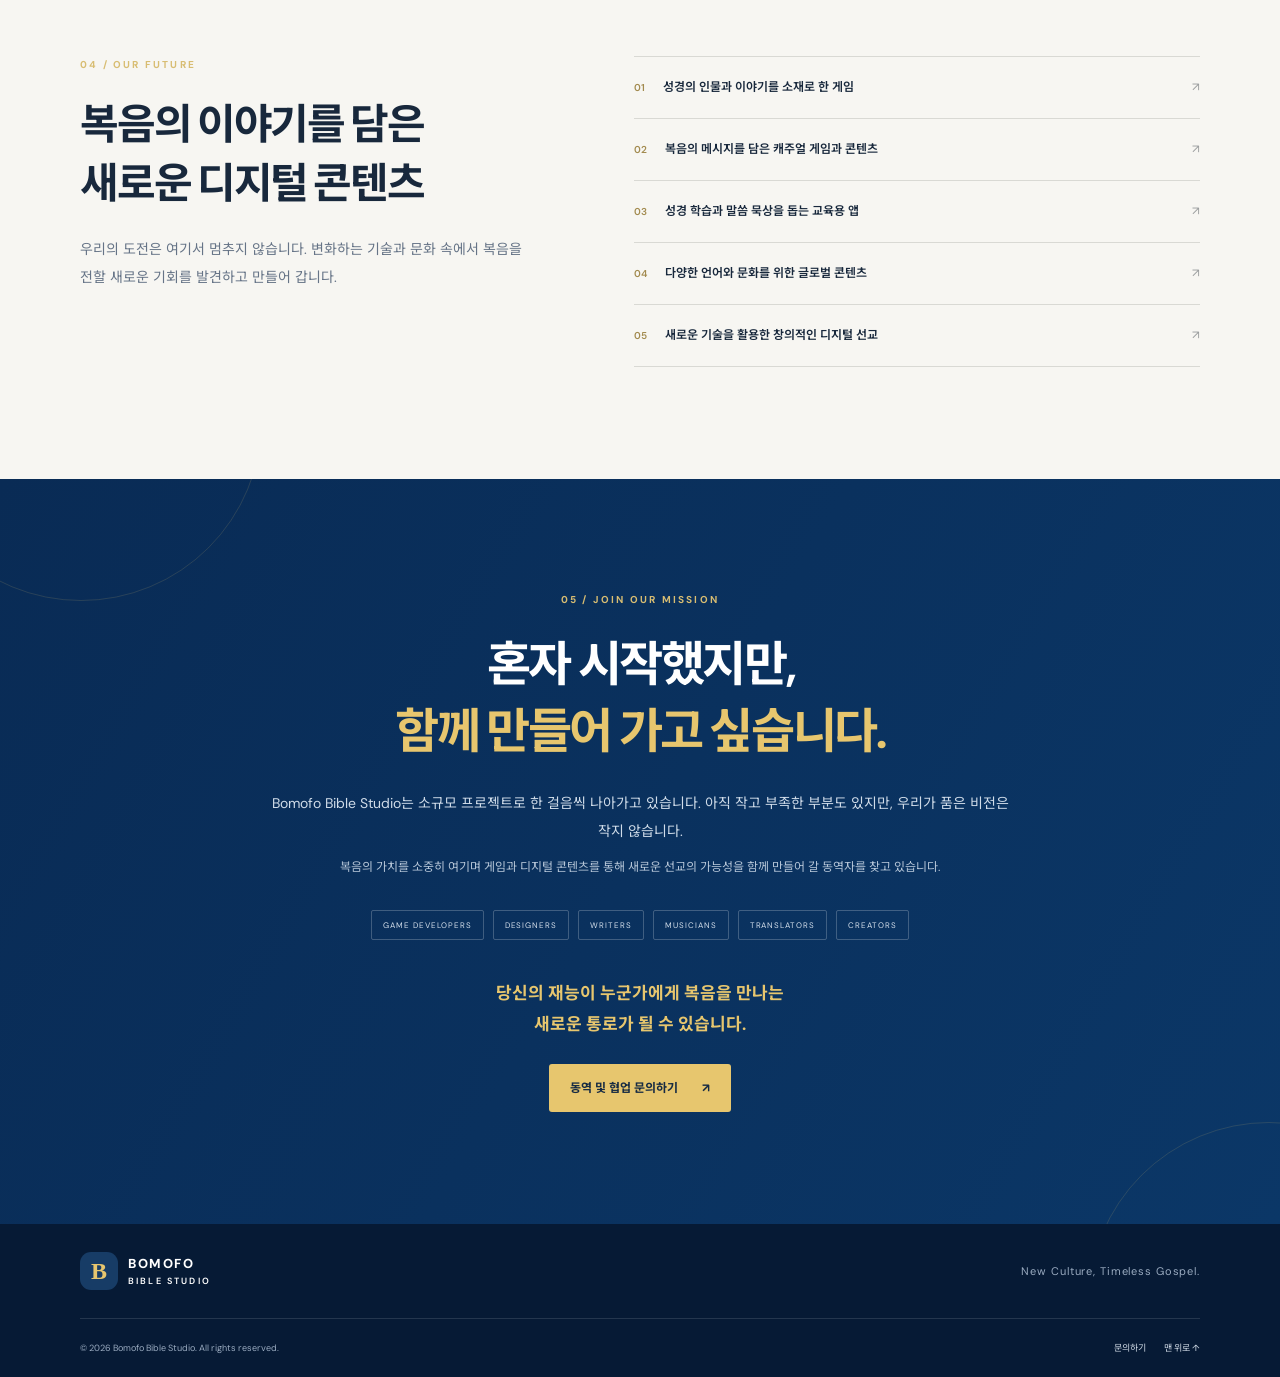
<file: index-ko.html>
<!DOCTYPE html>
<html lang="ko">
<head>
  <meta charset="UTF-8">
  <meta name="viewport" content="width=device-width, initial-scale=1.0">
  <meta name="description" content="Bomofo Bible Studio는 게임과 디지털 콘텐츠를 통해 복음을 전하는 크리스천 디지털 콘텐츠 스튜디오입니다.">
  <meta name="theme-color" content="#092b55">
  <title>Bomofo Bible Studio | New Culture, Timeless Gospel</title>
  <link rel="stylesheet" href="style.css">
  <script src="common/language.js" defer></script>
</head>
<body data-home-language="ko">
  <header class="site-header">
    <div class="language-switch">
      <div class="container language-switch-inner" aria-label="언어 선택">
        <a href="index-ko.html?lang=ko" lang="ko" aria-current="page">한국어</a>
        <a href="index.html?lang=en" lang="en">English</a>
      </div>
    </div>
    <div class="container nav-wrap">
      <a class="brand" href="#home" aria-label="Bomofo Bible Studio 홈">
        <span class="brand-mark">B</span>
        <span class="brand-name">BOMOFO <small>BIBLE STUDIO</small></span>
      </a>
      <nav class="main-nav" aria-label="주요 메뉴">
        <a href="#vision">비전</a>
        <a href="#mission">사명</a>
        <a href="#projects">프로젝트</a>
        <a href="#future">앞으로의 방향</a>
        <a href="#join">동역하기</a>
      </nav>
      <a class="nav-cta" href="#join">함께하기 <span aria-hidden="true">↗</span></a>
    </div>
  </header>

  <main>
    <section class="hero" id="home">
      <div class="hero-glow hero-glow-one"></div>
      <div class="hero-glow hero-glow-two"></div>
      <div class="container hero-content">
        <p class="eyebrow"><span></span> GOSPEL · GAME · DIGITAL CULTURE</p>
        <h1>새로운 문화 속에<br><em>변하지 않는 복음</em>을 심습니다.</h1>
        <p class="hero-copy">
          Bomofo Bible Studio는 게임과 디지털 콘텐츠를 통해
          새로운 세대와 소통하고, 언어와 국경을 넘어 복음을 전하는
          크리스천 디지털 콘텐츠 스튜디오입니다.
        </p>
        <div class="hero-actions">
          <a class="button button-light" href="#vision">우리의 비전 보기 <span>↓</span></a>
          <a class="text-link" href="#projects">프로젝트 살펴보기 <span>↗</span></a>
        </div>
        <div class="hero-note">
          <span class="note-line"></span>
          <span>NEW CULTURE, TIMELESS GOSPEL</span>
        </div>
      </div>
      <div class="hero-art" aria-hidden="true">
        <div class="orbit orbit-a"></div>
        <div class="orbit orbit-b"></div>
        <div class="pixel p1"></div><div class="pixel p2"></div><div class="pixel p3"></div>
        <div class="cross">✝</div>
        <div class="art-caption">CREATE · PLAY · SHARE</div>
      </div>
    </section>

    <section class="intro section-pad" id="vision">
      <div class="container intro-grid">
        <div>
          <p class="eyebrow dark">01 / OUR VISION</p>
          <h2>모든 문화 속에는<br>새로운 가능성이 있습니다.</h2>
        </div>
        <div class="intro-text">
          <p class="lead">우리는 하나님께서 허락하신 문화 속에서 복음을 전할 새로운 길을 발견합니다.</p>
          <p>문화에는 예술과 음악, 영화와 문학이 있습니다. 오늘날에는 게임과 새로운 디지털 문화도 중요한 자리를 차지하고 있습니다. 우리는 이 문화들이 단순한 오락이나 소비의 대상을 넘어 선한 가치와 복음의 메시지를 전하는 통로가 될 수 있다고 믿습니다.</p>
          <p>특히 게임은 영화, 음악, 미술, 스토리텔링과 기술이 하나로 어우러지는 종합적인 콘텐츠입니다. 이용자가 이야기를 바라보는 데 그치지 않고 직접 경험하고 참여한다는 점에서 새로운 소통의 가능성을 품고 있습니다.</p>
        </div>
      </div>
      <div class="container feature-row">
        <article class="feature">
          <span class="feature-number">01</span>
          <div class="feature-icon">✦</div>
          <h3>문화의 언어로</h3>
          <p>시대와 세대가 공감하는 콘텐츠의 언어로 다가갑니다.</p>
        </article>
        <article class="feature">
          <span class="feature-number">02</span>
          <div class="feature-icon">⌘</div>
          <h3>디지털의 가능성으로</h3>
          <p>게임과 기술이 열어 주는 새로운 경험과 소통을 탐구합니다.</p>
        </article>
        <article class="feature">
          <span class="feature-number">03</span>
          <div class="feature-icon">◎</div>
          <h3>복음의 중심으로</h3>
          <p>변화하는 문화 속에서도 변하지 않는 복음의 가치를 전합니다.</p>
        </article>
      </div>
    </section>

    <section class="mission section-pad" id="mission">
      <div class="container mission-grid">
        <div class="mission-copy">
          <p class="eyebrow">02 / OUR MISSION</p>
          <h2>게임과 디지털 문화 속에<br><em>복음을 심습니다.</em></h2>
          <p class="section-lead">젊은 세대가 즐기고 경험하는 문화의 공간 안에서 복음과 만날 기회를 만들어 갑니다.</p>
        </div>
        <div class="mission-list">
          <article><span>01</span><div><h3>복음을 담은 콘텐츠</h3><p>성경의 이야기와 기독교적 가치를 게임과 디지털 콘텐츠에 창의적으로 담습니다.</p></div></article>
          <article><span>02</span><div><h3>새로운 세대와의 소통</h3><p>젊은 세대가 친숙하게 접하는 디지털 환경을 통해 복음과 만날 기회를 만듭니다.</p></div></article>
          <article><span>03</span><div><h3>창의적인 선교의 확장</h3><p>시대의 흐름에 맞는 새로운 복음 전파의 통로를 개발합니다.</p></div></article>
          <article><span>04</span><div><h3>국경을 초월하는 선교</h3><p>언어와 문화, 나라의 경계를 넘어 누구나 경험할 수 있는 콘텐츠를 만듭니다.</p></div></article>
        </div>
      </div>
    </section>

    <section class="projects section-pad" id="projects">
      <div class="container">
        <div class="section-heading">
          <div><p class="eyebrow dark">03 / OUR PROJECTS</p><h2>작은 시작, 더 큰 비전</h2></div>
          <p>두 프로젝트의 개발을 완료했습니다.</p>
        </div>
        <div class="project-grid">
          <article class="project-card game-card">
            <div class="project-label"><span class="visual-label">GAME PROJECT / 01</span></div>
            <div class="project-visual game-visual">
              <img src="TWD_header.png" alt="Three Warriors of David 게임 이미지">
            </div>
            <div class="project-info">
              <div class="project-meta"><span>CASUAL ROGUELITE</span><span class="status">개발 완료</span></div>
              <h3>Three Warriors of David</h3>
              <p>다윗 왕의 작은 소망을 이루기 위해 세 용사가 펼치는 모험을 담은 캐주얼 로그라이트 게임입니다. 충성과 용기, 모험의 이야기를 게임이라는 매체로 경험할 수 있도록 만들었습니다.</p>
              <div class="project-actions">
                <button class="store-button" type="button" disabled aria-label="Android 앱 다운로드 링크 준비 중">Android</button>
                <button class="store-button" type="button" disabled aria-label="App Store 앱 다운로드 링크 준비 중">App Store</button>
                <a href="DTW/index.html?lang=ko" data-language-link>지원 페이지 <span aria-hidden="true">↗</span></a>
                <a href="DTW/privacy.html?lang=ko" data-language-link>개인정보 처리방침 <span aria-hidden="true">↗</span></a>
              </div>
            </div>
          </article>
          <article class="project-card bible-card">
            <div class="project-label"><span class="visual-label">APP PROJECT / 02</span></div>
            <div class="project-visual bible-visual">
              <img src="BibleM_header.png" alt="함께하는 성경암송 앱 이미지">
            </div>
            <div class="project-info">
              <div class="project-meta"><span>BIBLE LEARNING</span><span class="status">개발 완료</span></div>
              <h3>Bible Memorization App</h3>
              <p>성경 말씀을 쉽고 즐겁게 암송하도록 돕는 앱입니다. 말씀을 기억하고 생활 속에서 가까이할 수 있도록 디지털 기술과 다양한 보상 요소를 결합했습니다.</p>
              <div class="project-actions">
                <button class="store-button" type="button" disabled aria-label="Android 앱 다운로드 링크 준비 중">Android</button>
                <button class="store-button" type="button" disabled aria-label="App Store 앱 다운로드 링크 준비 중">App Store</button>
                <a href="bible-memo/index.html?lang=ko" data-language-link>지원 페이지 <span aria-hidden="true">↗</span></a>
                <a href="bible-memo/privacy.html?lang=ko" data-language-link>개인정보 처리방침 <span aria-hidden="true">↗</span></a>
              </div>
            </div>
          </article>
        </div>
      </div>
    </section>

    <section class="future section-pad" id="future">
      <div class="container future-grid">
        <div>
          <p class="eyebrow">04 / OUR FUTURE</p>
          <h2>복음의 이야기를 담은<br>새로운 디지털 콘텐츠</h2>
          <p class="section-lead">우리의 도전은 여기서 멈추지 않습니다. 변화하는 기술과 문화 속에서 복음을 전할 새로운 기회를 발견하고 만들어 갑니다.</p>
        </div>
        <div class="future-items">
          <div><span>01</span> 성경의 인물과 이야기를 소재로 한 게임 <b>↗</b></div>
          <div><span>02</span> 복음의 메시지를 담은 캐주얼 게임과 콘텐츠 <b>↗</b></div>
          <div><span>03</span> 성경 학습과 말씀 묵상을 돕는 교육용 앱 <b>↗</b></div>
          <div><span>04</span> 다양한 언어와 문화를 위한 글로벌 콘텐츠 <b>↗</b></div>
          <div><span>05</span> 새로운 기술을 활용한 창의적인 디지털 선교 <b>↗</b></div>
        </div>
      </div>
    </section>

    <section class="join section-pad" id="join">
      <div class="container join-inner">
        <p class="eyebrow">05 / JOIN OUR MISSION</p>
        <h2>혼자 시작했지만,<br><em>함께 만들어 가고 싶습니다.</em></h2>
        <p class="join-lead">Bomofo Bible Studio는 소규모 프로젝트로 한 걸음씩 나아가고 있습니다. 아직 작고 부족한 부분도 있지만, 우리가 품은 비전은 작지 않습니다.</p>
        <p>복음의 가치를 소중히 여기며 게임과 디지털 콘텐츠를 통해 새로운 선교의 가능성을 함께 만들어 갈 동역자를 찾고 있습니다.</p>
        <div class="collaborators">
          <span>GAME DEVELOPERS</span><span>DESIGNERS</span><span>WRITERS</span><span>MUSICIANS</span><span>TRANSLATORS</span><span>CREATORS</span>
        </div>
        <p class="join-emphasis">당신의 재능이 누군가에게 복음을 만나는<br>새로운 통로가 될 수 있습니다.</p>
        <a class="button button-gold" href="mailto:214bomofo@gmail.com">동역 및 협업 문의하기 <span>↗</span></a>
      </div>
    </section>
  </main>

  <footer class="site-footer">
    <div class="container footer-top">
      <a class="brand footer-brand" href="#home"><span class="brand-mark">B</span><span class="brand-name">BOMOFO <small>BIBLE STUDIO</small></span></a>
      <p>New Culture, Timeless Gospel.</p>
    </div>
    <div class="container footer-bottom">
      <span>© <span id="year">2026</span> Bomofo Bible Studio. All rights reserved.</span>
      <div class="footer-links">
        <a href="common/contact.html?lang=ko" data-language-link>문의하기</a>
        <a href="#home">맨 위로 ↑</a>
      </div>
    </div>
  </footer>
  <script>
    document.getElementById("year").textContent = new Date().getFullYear();
  </script>
</body>
</html>
</file>
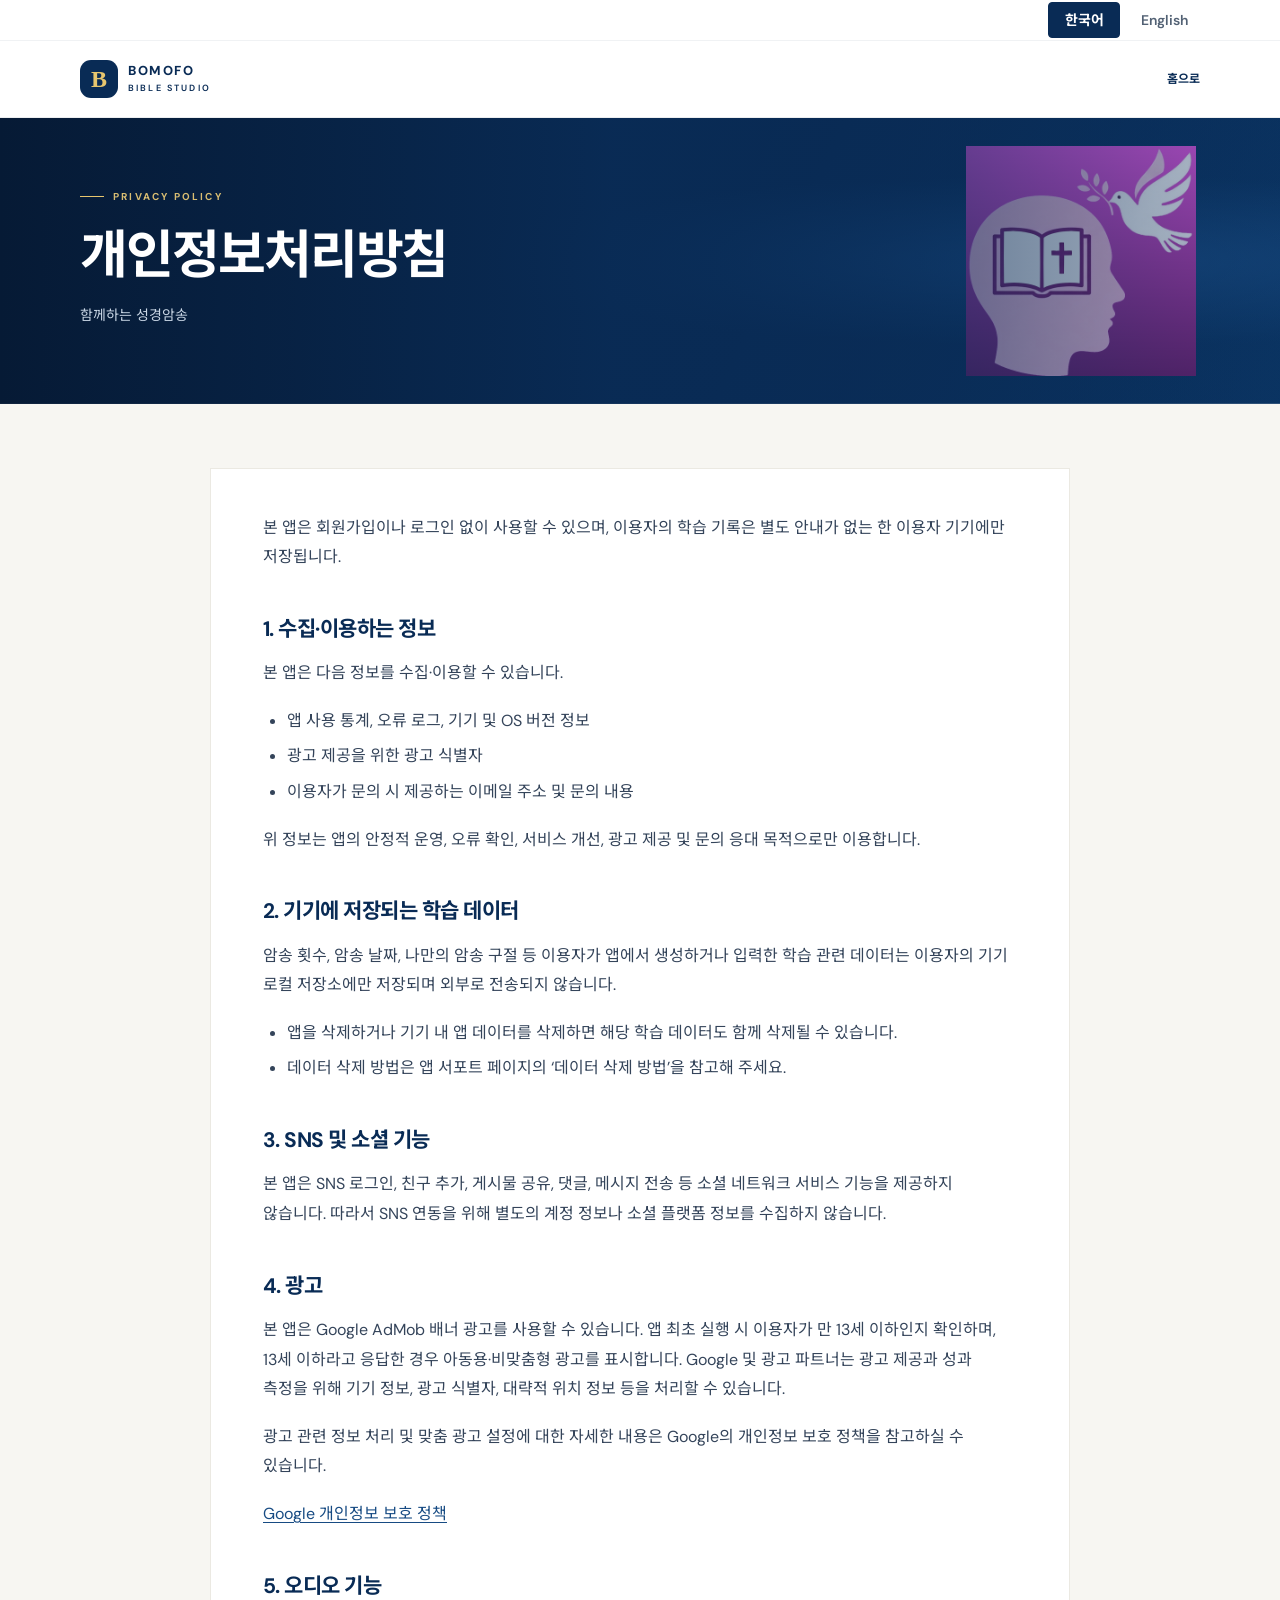
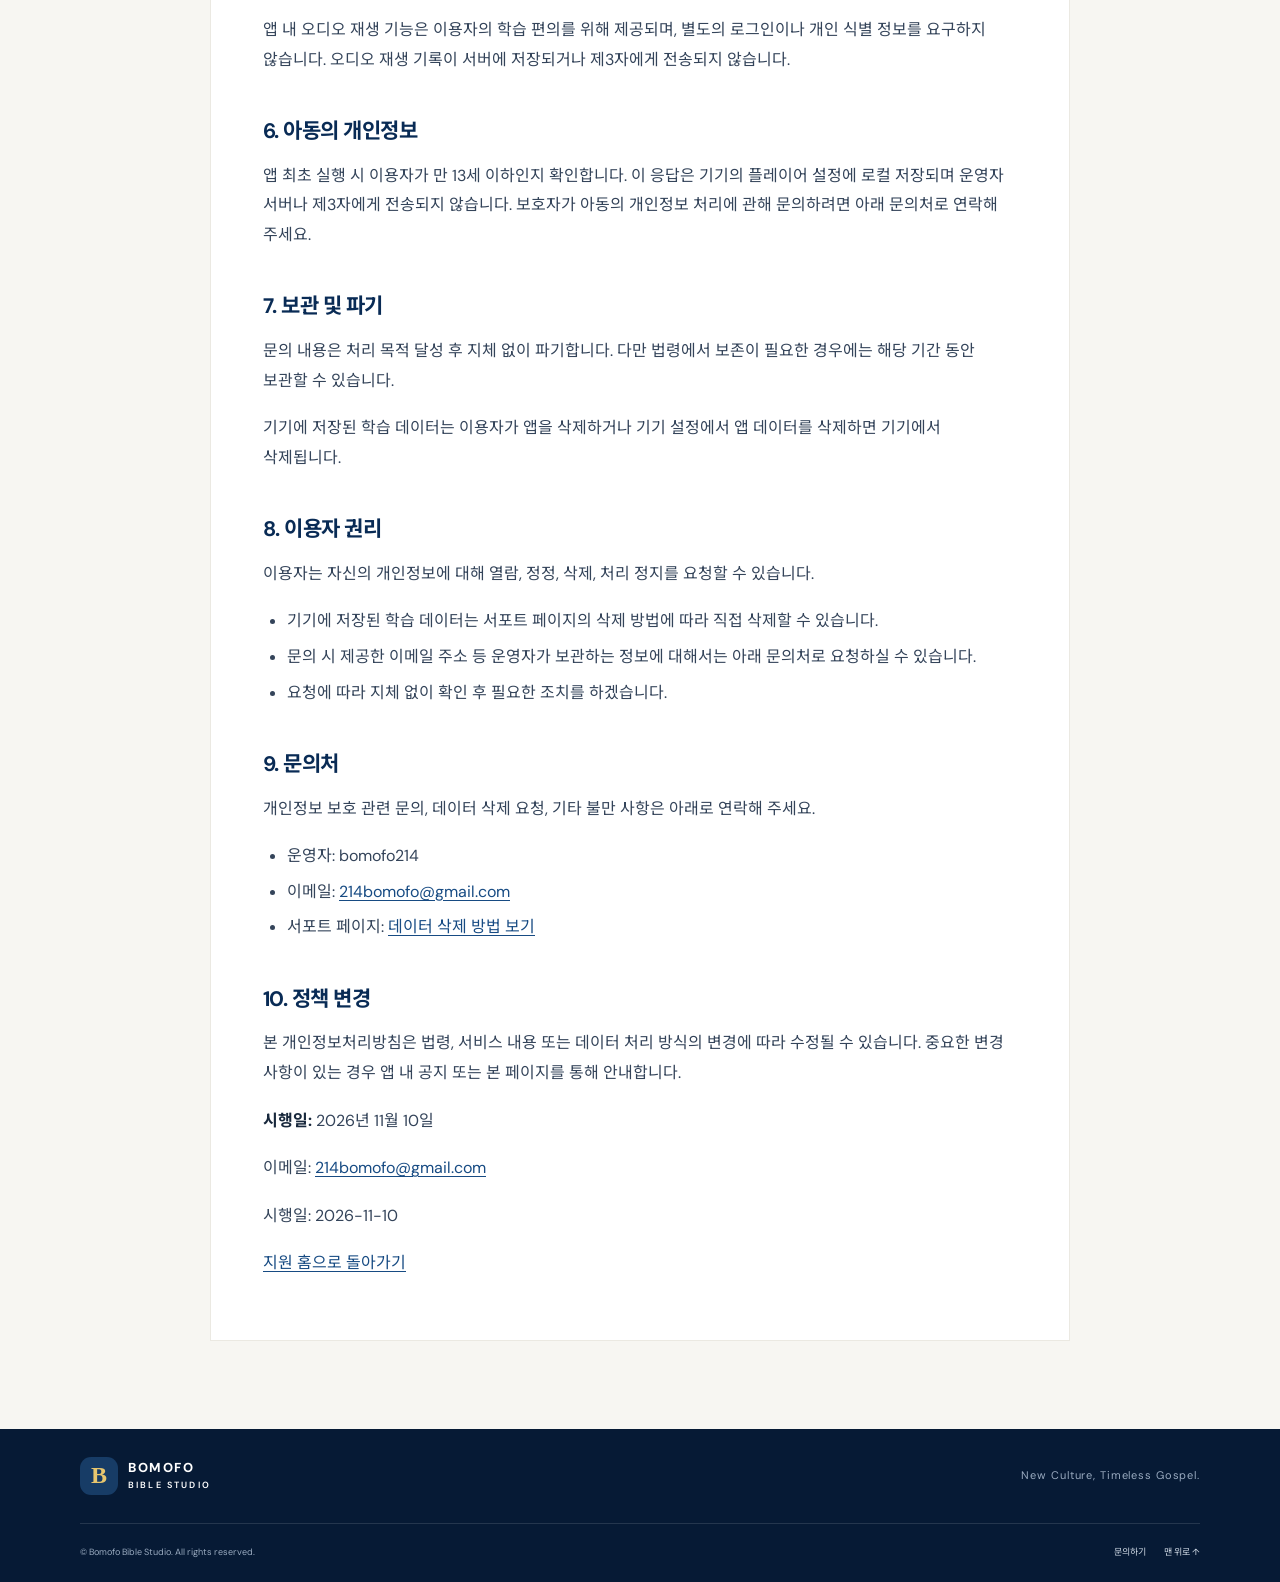
<file: bible-memo/privacy.html>
<!DOCTYPE html>
<html lang="en">
<head>
<meta charset="UTF-8">
<meta name="viewport" content="width=device-width, initial-scale=1">
<title>Privacy Policy | Bomofo Bible Studio</title>
<meta name="theme-color" content="#092b55">
<link rel="stylesheet" href="../style.css">
<link rel="stylesheet" href="../common/support.css">
</head>
<body class="support-page" id="top">
<header class="site-header">
  <div class="language-switch">
    <div class="container language-switch-inner" role="group" aria-label="Language selection">
      <button type="button" data-language="ko" aria-pressed="false" lang="ko">한국어</button>
      <button type="button" data-language="en" class="active" aria-pressed="true" lang="en">English</button>
    </div>
  </div>
  <div class="container nav-wrap">
    <a class="brand" href="../index.html?lang=en" data-language-link aria-label="Bomofo Bible Studio">
      <span class="brand-mark">B</span><span class="brand-name">BOMOFO <small>BIBLE STUDIO</small></span>
    </a>
    <a class="page-header-link" href="../index.html?lang=en" data-language-link data-ko="홈으로" data-en="Home">Home</a>
  </div>
</header>
<main>
  <section class="support-hero support-hero--bible">
    <div class="container">
      <p class="eyebrow"><span></span>PRIVACY POLICY</p>
      <h1 data-ko="개인정보처리방침" data-en="Privacy Policy">Privacy Policy</h1>
      <p class="support-context" data-ko="함께하는 성경암송" data-en="Bible Memorization Together">Bible Memorization Together</p>
    </div>
  </section>
  <section class="document-wrap">
    <div class="container document-content">

<p data-ko="본 앱은 회원가입이나 로그인 없이 사용할 수 있으며, 이용자의 학습 기록은 별도 안내가 없는 한 이용자 기기에만 저장됩니다." data-en="You can use this app without signing up or logging in. Unless otherwise stated, your learning records are stored only on your device.">You can use this app without signing up or logging in. Unless otherwise stated, your learning records are stored only on your device.</p>

<h2 data-ko="1. 수집·이용하는 정보" data-en="1. Information We Collect and Use">1. Information We Collect and Use</h2>
<p data-ko="본 앱은 다음 정보를 수집·이용할 수 있습니다." data-en="This app may collect and use the following information:">This app may collect and use the following information:</p>
<ul>
<li data-ko="앱 사용 통계, 오류 로그, 기기 및 OS 버전 정보" data-en="App usage statistics, error logs, and device and operating system information">App usage statistics, error logs, and device and operating system information</li>
<li data-ko="광고 제공을 위한 광고 식별자" data-en="Advertising identifiers used to provide ads">Advertising identifiers used to provide ads</li>
<li data-ko="이용자가 문의 시 제공하는 이메일 주소 및 문의 내용" data-en="Your email address and inquiry when you contact us">Your email address and inquiry when you contact us</li>
</ul>
<p data-ko="위 정보는 앱의 안정적 운영, 오류 확인, 서비스 개선, 광고 제공 및 문의 응대 목적으로만 이용합니다." data-en="This information is used only to operate the app reliably, identify errors, improve the service, provide ads, and respond to inquiries.">This information is used only to operate the app reliably, identify errors, improve the service, provide ads, and respond to inquiries.</p>

<h2 data-ko="2. 기기에 저장되는 학습 데이터" data-en="2. Learning Data Stored on Your Device">2. Learning Data Stored on Your Device</h2>
<p data-ko="암송 횟수, 암송 날짜, 나만의 암송 구절 등 이용자가 앱에서 생성하거나 입력한 학습 관련 데이터는 이용자의 기기 로컬 저장소에만 저장되며 외부로 전송되지 않습니다." data-en="Learning data you create or enter in the app, such as memorization counts, dates, and your personal verses, is stored only in local storage on your device and is not transmitted externally.">Learning data you create or enter in the app, such as memorization counts, dates, and your personal verses, is stored only in local storage on your device and is not transmitted externally.</p>
<ul>
<li data-ko="앱을 삭제하거나 기기 내 앱 데이터를 삭제하면 해당 학습 데이터도 함께 삭제될 수 있습니다." data-en="The learning data may also be deleted if you uninstall the app or delete its data from your device.">The learning data may also be deleted if you uninstall the app or delete its data from your device.</li>
<li data-ko="데이터 삭제 방법은 앱 서포트 페이지의 ‘데이터 삭제 방법’을 참고해 주세요." data-en="For instructions, see “How to Delete Data” on the app's support page.">For instructions, see “How to Delete Data” on the app's support page.</li>
</ul>

<h2 data-ko="3. SNS 및 소셜 기능" data-en="3. Social Networking Features">3. Social Networking Features</h2>
<p data-ko="본 앱은 SNS 로그인, 친구 추가, 게시물 공유, 댓글, 메시지 전송 등 소셜 네트워크 서비스 기능을 제공하지 않습니다. 따라서 SNS 연동을 위해 별도의 계정 정보나 소셜 플랫폼 정보를 수집하지 않습니다." data-en="This app does not provide social networking features such as social sign-in, adding friends, sharing posts, comments, or messaging. Therefore, it does not collect account or social platform information for social integration.">This app does not provide social networking features such as social sign-in, adding friends, sharing posts, comments, or messaging. Therefore, it does not collect account or social platform information for social integration.</p>

<h2 data-ko="4. 광고" data-en="4. Advertising">4. Advertising</h2>
<p data-ko="본 앱은 Google AdMob 배너 광고를 사용할 수 있습니다. 앱 최초 실행 시 이용자가 만 13세 이하인지 확인하며, 13세 이하라고 응답한 경우 아동용·비맞춤형 광고를 표시합니다. Google 및 광고 파트너는 광고 제공과 성과 측정을 위해 기기 정보, 광고 식별자, 대략적 위치 정보 등을 처리할 수 있습니다." data-en="This app may display Google AdMob banner ads. When the app is first launched, it asks whether the user is 13 years old or younger. If the user answers yes, the app displays child-directed, non-personalized ads. Google and its advertising partners may process device information, advertising identifiers, approximate location information, and similar data to provide and measure ads.">This app may display Google AdMob banner ads. When the app is first launched, it asks whether the user is 13 years old or younger. If the user answers yes, the app displays child-directed, non-personalized ads. Google and its advertising partners may process device information, advertising identifiers, approximate location information, and similar data to provide and measure ads.</p>
<p data-ko="광고 관련 정보 처리 및 맞춤 광고 설정에 대한 자세한 내용은 Google의 개인정보 보호 정책을 참고하실 수 있습니다." data-en="For more information about ad-related data processing and personalized ad settings, please refer to Google's Privacy Policy.">For more information about ad-related data processing and personalized ad settings, please refer to Google's Privacy Policy.</p>
<p><a href="https://policies.google.com/privacy" target="_blank" rel="noopener noreferrer" data-ko="Google 개인정보 보호 정책" data-en="Google Privacy Policy">Google Privacy Policy</a></p>

<h2 data-ko="5. 오디오 기능" data-en="5. Audio Features">5. Audio Features</h2>
<p data-ko="앱 내 오디오 재생 기능은 이용자의 학습 편의를 위해 제공되며, 별도의 로그인이나 개인 식별 정보를 요구하지 않습니다. 오디오 재생 기록이 서버에 저장되거나 제3자에게 전송되지 않습니다." data-en="In-app audio playback is provided for your learning convenience and does not require a separate login or personally identifying information. Audio playback history is not stored on a server or transmitted to third parties.">In-app audio playback is provided for your learning convenience and does not require a separate login or personally identifying information. Audio playback history is not stored on a server or transmitted to third parties.</p>

<h2 data-ko="6. 아동의 개인정보" data-en="6. Children's Personal Information">6. Children's Personal Information</h2>
<p data-ko="앱 최초 실행 시 이용자가 만 13세 이하인지 확인합니다. 이 응답은 기기의 플레이어 설정에 로컬 저장되며 운영자 서버나 제3자에게 전송되지 않습니다. 보호자가 아동의 개인정보 처리에 관해 문의하려면 아래 문의처로 연락해 주세요." data-en="When the app is first launched, it asks whether the user is 13 years old or younger. The answer is stored locally in the device's player preferences and is not transmitted to the operator's servers or third parties. If a parent or guardian has questions about the processing of a child's personal information, please contact us using the information below.">When the app is first launched, it asks whether the user is 13 years old or younger. The answer is stored locally in the device's player preferences and is not transmitted to the operator's servers or third parties. If a parent or guardian has questions about the processing of a child's personal information, please contact us using the information below.</p>

<h2 data-ko="7. 보관 및 파기" data-en="7. Retention and Deletion">7. Retention and Deletion</h2>
<p data-ko="문의 내용은 처리 목적 달성 후 지체 없이 파기합니다. 다만 법령에서 보존이 필요한 경우에는 해당 기간 동안 보관할 수 있습니다." data-en="Inquiry information is deleted without undue delay after the purpose of processing has been fulfilled, unless applicable law requires it to be retained for a specified period.">Inquiry information is deleted without undue delay after the purpose of processing has been fulfilled, unless applicable law requires it to be retained for a specified period.</p>
<p data-ko="기기에 저장된 학습 데이터는 이용자가 앱을 삭제하거나 기기 설정에서 앱 데이터를 삭제하면 기기에서 삭제됩니다." data-en="Learning data stored on your device is deleted from the device when you uninstall the app or delete the app's data in your device settings.">Learning data stored on your device is deleted from the device when you uninstall the app or delete the app's data in your device settings.</p>

<h2 data-ko="8. 이용자 권리" data-en="8. Your Rights">8. Your Rights</h2>
<p data-ko="이용자는 자신의 개인정보에 대해 열람, 정정, 삭제, 처리 정지를 요청할 수 있습니다." data-en="You may request access to, correction or deletion of your personal information, or restriction of its processing.">You may request access to, correction or deletion of your personal information, or restriction of its processing.</p>
<ul>
<li data-ko="기기에 저장된 학습 데이터는 서포트 페이지의 삭제 방법에 따라 직접 삭제할 수 있습니다." data-en="You can delete learning data stored on your device by following the instructions on the support page.">You can delete learning data stored on your device by following the instructions on the support page.</li>
<li data-ko="문의 시 제공한 이메일 주소 등 운영자가 보관하는 정보에 대해서는 아래 문의처로 요청하실 수 있습니다." data-en="For information held by the operator, such as an email address provided in an inquiry, you may contact us using the details below.">For information held by the operator, such as an email address provided in an inquiry, you may contact us using the details below.</li>
<li data-ko="요청에 따라 지체 없이 확인 후 필요한 조치를 하겠습니다." data-en="We will promptly review your request and take the necessary action.">We will promptly review your request and take the necessary action.</li>
</ul>

<h2 data-ko="9. 문의처" data-en="9. Contact">9. Contact</h2>
<p data-ko="개인정보 보호 관련 문의, 데이터 삭제 요청, 기타 불만 사항은 아래로 연락해 주세요." data-en="For privacy questions, data deletion requests, or other complaints, please contact us:">For privacy questions, data deletion requests, or other complaints, please contact us:</p>
<ul>
<li><span data-ko="운영자" data-en="Operator">Operator</span>: bomofo214</li>
<li><span data-ko="이메일" data-en="Email">Email</span>: <a href="mailto:214bomofo@gmail.com">214bomofo@gmail.com</a></li>
<li><span data-ko="서포트 페이지" data-en="Support page">Support page</span>: <a href="index.html?lang=en#data-deletion" data-language-link data-ko="데이터 삭제 방법 보기" data-en="View How to Delete Data">View How to Delete Data</a></li>
</ul>

<h2 data-ko="10. 정책 변경" data-en="10. Changes to This Policy">10. Changes to This Policy</h2>
<p data-ko="본 개인정보처리방침은 법령, 서비스 내용 또는 데이터 처리 방식의 변경에 따라 수정될 수 있습니다. 중요한 변경 사항이 있는 경우 앱 내 공지 또는 본 페이지를 통해 안내합니다." data-en="This Privacy Policy may be revised due to changes in laws, the service, or data processing practices. We will notify you of material changes through an in-app notice or this page.">This Privacy Policy may be revised due to changes in laws, the service, or data processing practices. We will notify you of material changes through an in-app notice or this page.</p>
<p><strong data-ko="시행일:" data-en="Effective date:">Effective date:</strong> <span data-ko="2026년 11월 10일" data-en="November 10, 2026">November 10, 2026</span></p>
<p><span data-ko="이메일" data-en="Email">Email</span>: <a href="mailto:214bomofo@gmail.com">214bomofo@gmail.com</a></p>
<p><span data-ko="시행일" data-en="Effective date">Effective date</span>: 2026-11-10</p>

<p><a href="index.html?lang=en" data-language-link data-ko="지원 홈으로 돌아가기" data-en="Back to support home">Back to support home</a></p>

    </div>
  </section>
</main>
<footer class="site-footer">
  <div class="container footer-top">
    <a class="brand footer-brand" href="../index.html?lang=en" data-language-link aria-label="Bomofo Bible Studio">
      <span class="brand-mark">B</span><span class="brand-name">BOMOFO <small>BIBLE STUDIO</small></span>
    </a>
    <p>New Culture, Timeless Gospel.</p>
  </div>
  <div class="container footer-bottom">
    <span>© Bomofo Bible Studio. All rights reserved.</span>
    <div class="footer-links">
      <a href="../common/contact.html?lang=en" data-language-link data-ko="문의하기" data-en="Contact">Contact</a>
      <a href="#top" data-ko="맨 위로 ↑" data-en="Back to top ↑">Back to top ↑</a>
    </div>
  </div>
</footer>
<script src="../common/language.js" defer></script>
</body>
</html>
</file>
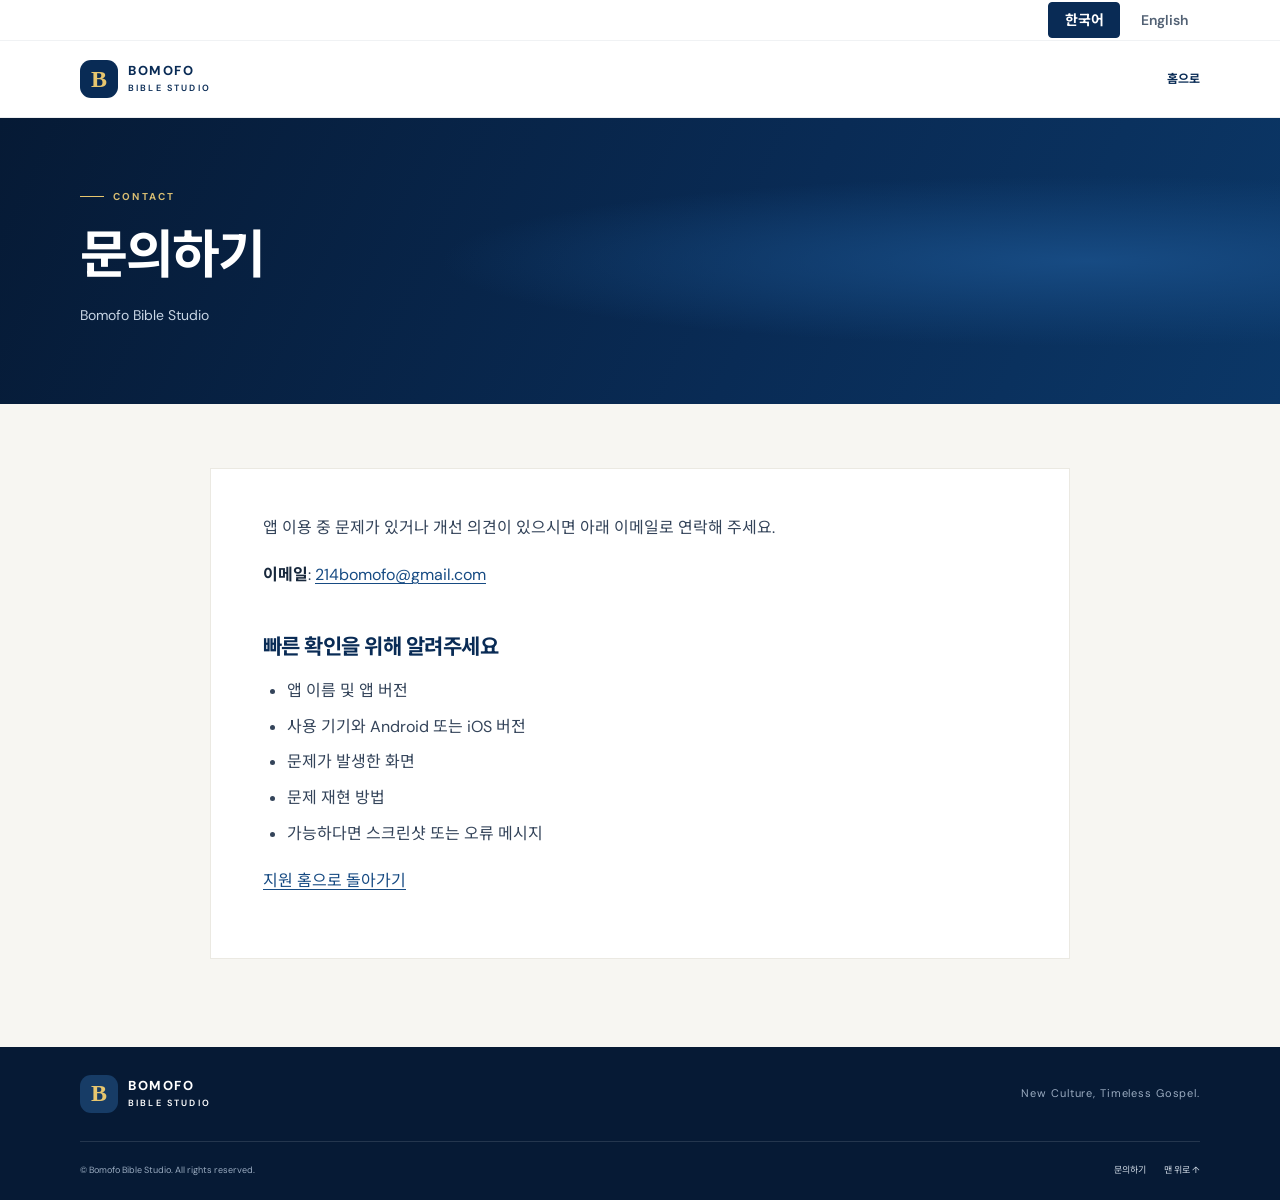
<file: common/contact.html>
<!DOCTYPE html>
<html lang="en">
<head>
<meta charset="UTF-8">
<meta name="viewport" content="width=device-width, initial-scale=1">
<title>Contact | Bomofo Bible Studio</title>
<meta name="theme-color" content="#092b55">
<link rel="stylesheet" href="../style.css">
<link rel="stylesheet" href="../common/support.css">
</head>
<body class="support-page" id="top">
<header class="site-header">
  <div class="language-switch">
    <div class="container language-switch-inner" role="group" aria-label="Language selection">
      <button type="button" data-language="ko" aria-pressed="false" lang="ko">한국어</button>
      <button type="button" data-language="en" class="active" aria-pressed="true" lang="en">English</button>
    </div>
  </div>
  <div class="container nav-wrap">
    <a class="brand" href="../index.html?lang=en" data-language-link aria-label="Bomofo Bible Studio">
      <span class="brand-mark">B</span><span class="brand-name">BOMOFO <small>BIBLE STUDIO</small></span>
    </a>
    <a class="page-header-link" href="../index.html?lang=en" data-language-link data-ko="홈으로" data-en="Home">Home</a>
  </div>
</header>
<main>
  <section class="support-hero">
    <div class="container">
      <p class="eyebrow"><span></span>CONTACT</p>
      <h1 data-ko="문의하기" data-en="Contact Us">Contact Us</h1>
      <p class="support-context" data-ko="Bomofo Bible Studio" data-en="Bomofo Bible Studio">Bomofo Bible Studio</p>
    </div>
  </section>
  <section class="document-wrap">
    <div class="container document-content">

<p data-ko="앱 이용 중 문제가 있거나 개선 의견이 있으시면 아래 이메일로 연락해 주세요." data-en="If you experience an issue or have feedback, please contact us by email.">If you experience an issue or have feedback, please contact us by email.</p>
<p><strong data-ko="이메일" data-en="Email">Email</strong>: <a href="mailto:214bomofo@gmail.com">214bomofo@gmail.com</a></p>

<h2 data-ko="빠른 확인을 위해 알려주세요" data-en="Please Include">Please Include</h2>
<ul>
<li data-ko="앱 이름 및 앱 버전" data-en="App name and app version">App name and app version</li>
<li data-ko="사용 기기와 Android 또는 iOS 버전" data-en="Device model and Android or iOS version">Device model and Android or iOS version</li>
<li data-ko="문제가 발생한 화면" data-en="The screen where the issue occurred">The screen where the issue occurred</li>
<li data-ko="문제 재현 방법" data-en="Steps to reproduce the issue">Steps to reproduce the issue</li>
<li data-ko="가능하다면 스크린샷 또는 오류 메시지" data-en="Screenshots or error messages, if available">Screenshots or error messages, if available</li>
</ul>

<p><a href="../index.html?lang=en" data-language-link data-ko="지원 홈으로 돌아가기" data-en="Back to support home">Back to support home</a></p>

    </div>
  </section>
</main>
<footer class="site-footer">
  <div class="container footer-top">
    <a class="brand footer-brand" href="../index.html?lang=en" data-language-link aria-label="Bomofo Bible Studio">
      <span class="brand-mark">B</span><span class="brand-name">BOMOFO <small>BIBLE STUDIO</small></span>
    </a>
    <p>New Culture, Timeless Gospel.</p>
  </div>
  <div class="container footer-bottom">
    <span>© Bomofo Bible Studio. All rights reserved.</span>
    <div class="footer-links">
      <a href="../common/contact.html?lang=en" data-language-link data-ko="문의하기" data-en="Contact">Contact</a>
      <a href="#top" data-ko="맨 위로 ↑" data-en="Back to top ↑">Back to top ↑</a>
    </div>
  </div>
</footer>
<script src="../common/language.js" defer></script>
</body>
</html>
</file>
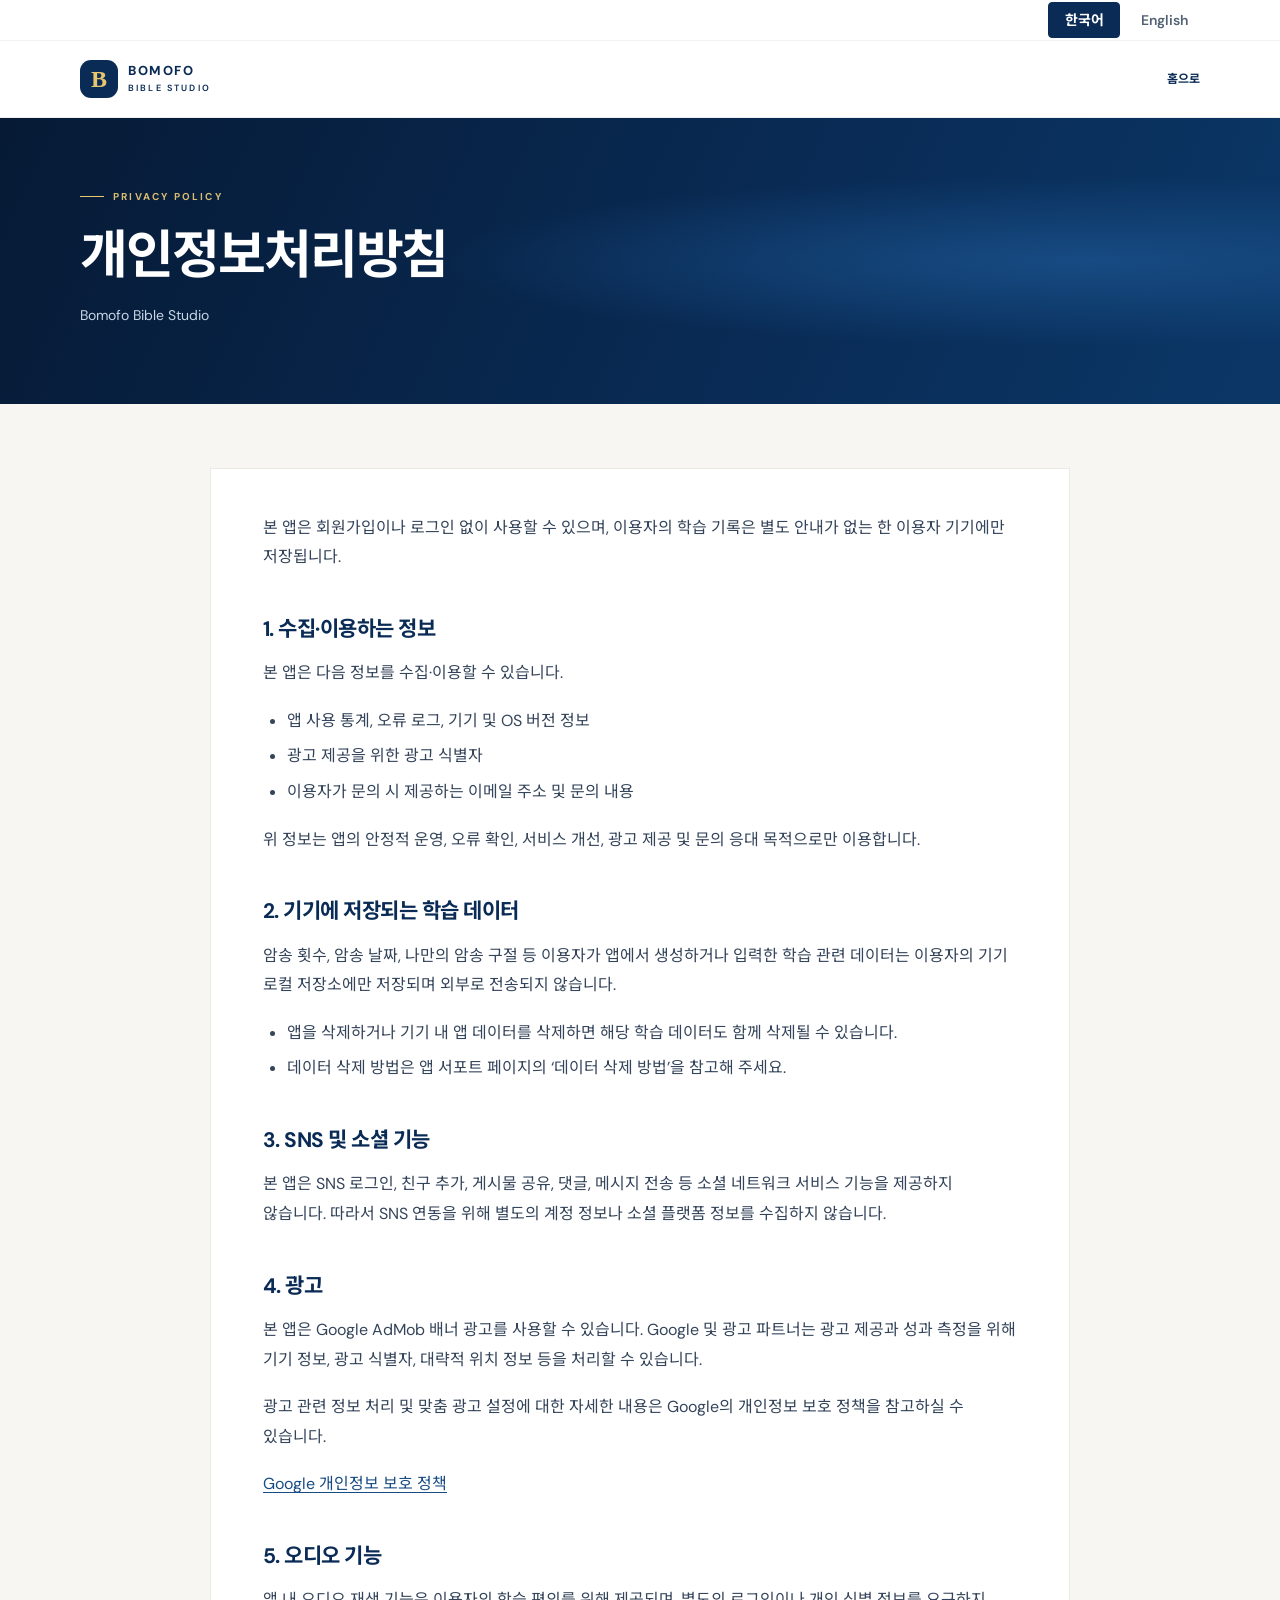
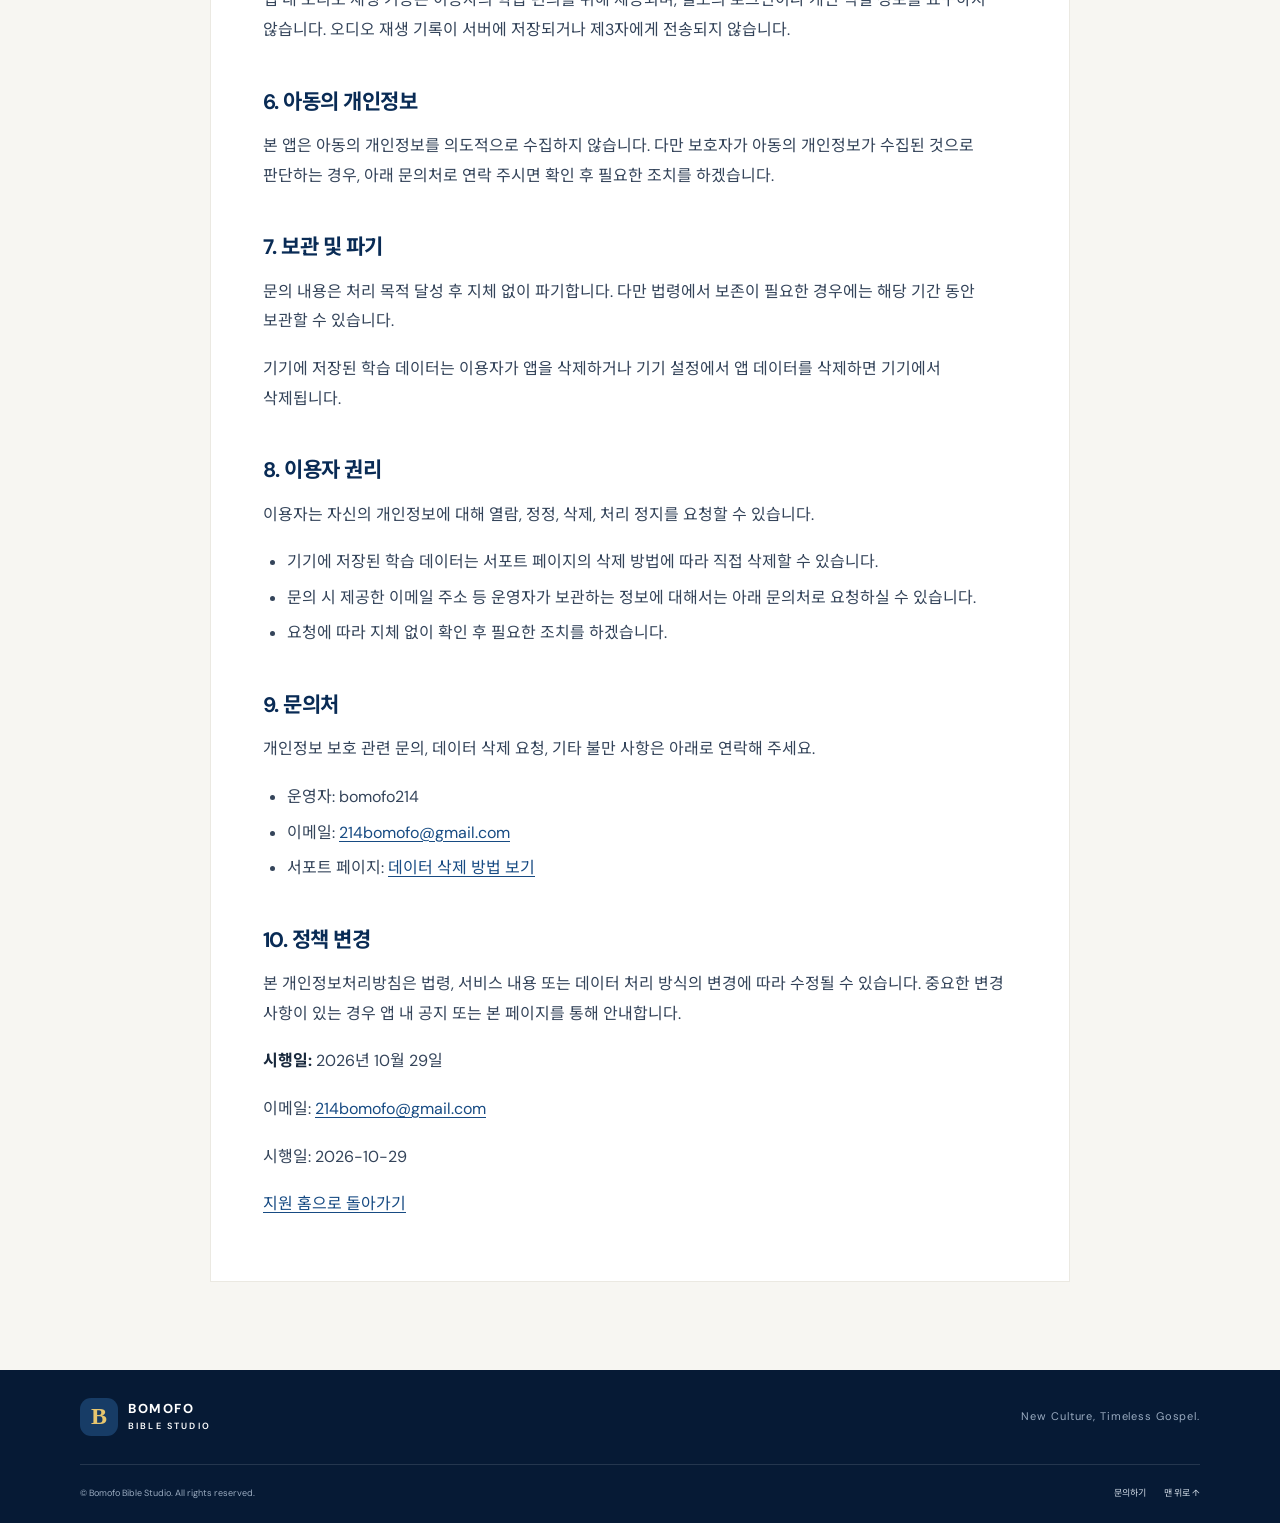
<file: common/privacy.html>
<!DOCTYPE html>
<html lang="en">
<head>
<meta charset="UTF-8">
<meta name="viewport" content="width=device-width, initial-scale=1">
<title>Privacy Policy | Bomofo Bible Studio</title>
<meta name="theme-color" content="#092b55">
<link rel="stylesheet" href="../style.css">
<link rel="stylesheet" href="../common/support.css">
</head>
<body class="support-page" id="top">
<header class="site-header">
  <div class="language-switch">
    <div class="container language-switch-inner" role="group" aria-label="Language selection">
      <button type="button" data-language="ko" aria-pressed="false" lang="ko">한국어</button>
      <button type="button" data-language="en" class="active" aria-pressed="true" lang="en">English</button>
    </div>
  </div>
  <div class="container nav-wrap">
    <a class="brand" href="../index.html?lang=en" data-language-link aria-label="Bomofo Bible Studio">
      <span class="brand-mark">B</span><span class="brand-name">BOMOFO <small>BIBLE STUDIO</small></span>
    </a>
    <a class="page-header-link" href="../index.html?lang=en" data-language-link data-ko="홈으로" data-en="Home">Home</a>
  </div>
</header>
<main>
  <section class="support-hero">
    <div class="container">
      <p class="eyebrow"><span></span>PRIVACY POLICY</p>
      <h1 data-ko="개인정보처리방침" data-en="Privacy Policy">Privacy Policy</h1>
      <p class="support-context" data-ko="Bomofo Bible Studio" data-en="Bomofo Bible Studio">Bomofo Bible Studio</p>
    </div>
  </section>
  <section class="document-wrap">
    <div class="container document-content">

<p data-ko="본 앱은 회원가입이나 로그인 없이 사용할 수 있으며, 이용자의 학습 기록은 별도 안내가 없는 한 이용자 기기에만 저장됩니다." data-en="You can use this app without signing up or logging in. Unless otherwise stated, your learning records are stored only on your device.">You can use this app without signing up or logging in. Unless otherwise stated, your learning records are stored only on your device.</p>

<h2 data-ko="1. 수집·이용하는 정보" data-en="1. Information We Collect and Use">1. Information We Collect and Use</h2>
<p data-ko="본 앱은 다음 정보를 수집·이용할 수 있습니다." data-en="This app may collect and use the following information:">This app may collect and use the following information:</p>
<ul>
<li data-ko="앱 사용 통계, 오류 로그, 기기 및 OS 버전 정보" data-en="App usage statistics, error logs, and device and operating system information">App usage statistics, error logs, and device and operating system information</li>
<li data-ko="광고 제공을 위한 광고 식별자" data-en="Advertising identifiers used to provide ads">Advertising identifiers used to provide ads</li>
<li data-ko="이용자가 문의 시 제공하는 이메일 주소 및 문의 내용" data-en="Your email address and inquiry when you contact us">Your email address and inquiry when you contact us</li>
</ul>
<p data-ko="위 정보는 앱의 안정적 운영, 오류 확인, 서비스 개선, 광고 제공 및 문의 응대 목적으로만 이용합니다." data-en="This information is used only to operate the app reliably, identify errors, improve the service, provide ads, and respond to inquiries.">This information is used only to operate the app reliably, identify errors, improve the service, provide ads, and respond to inquiries.</p>

<h2 data-ko="2. 기기에 저장되는 학습 데이터" data-en="2. Learning Data Stored on Your Device">2. Learning Data Stored on Your Device</h2>
<p data-ko="암송 횟수, 암송 날짜, 나만의 암송 구절 등 이용자가 앱에서 생성하거나 입력한 학습 관련 데이터는 이용자의 기기 로컬 저장소에만 저장되며 외부로 전송되지 않습니다." data-en="Learning data you create or enter in the app, such as memorization counts, dates, and your personal verses, is stored only in local storage on your device and is not transmitted externally.">Learning data you create or enter in the app, such as memorization counts, dates, and your personal verses, is stored only in local storage on your device and is not transmitted externally.</p>
<ul>
<li data-ko="앱을 삭제하거나 기기 내 앱 데이터를 삭제하면 해당 학습 데이터도 함께 삭제될 수 있습니다." data-en="The learning data may also be deleted if you uninstall the app or delete its data from your device.">The learning data may also be deleted if you uninstall the app or delete its data from your device.</li>
<li data-ko="데이터 삭제 방법은 앱 서포트 페이지의 ‘데이터 삭제 방법’을 참고해 주세요." data-en="For instructions, see “How to Delete Data” on the app's support page.">For instructions, see “How to Delete Data” on the app's support page.</li>
</ul>

<h2 data-ko="3. SNS 및 소셜 기능" data-en="3. Social Networking Features">3. Social Networking Features</h2>
<p data-ko="본 앱은 SNS 로그인, 친구 추가, 게시물 공유, 댓글, 메시지 전송 등 소셜 네트워크 서비스 기능을 제공하지 않습니다. 따라서 SNS 연동을 위해 별도의 계정 정보나 소셜 플랫폼 정보를 수집하지 않습니다." data-en="This app does not provide social networking features such as social sign-in, adding friends, sharing posts, comments, or messaging. Therefore, it does not collect account or social platform information for social integration.">This app does not provide social networking features such as social sign-in, adding friends, sharing posts, comments, or messaging. Therefore, it does not collect account or social platform information for social integration.</p>

<h2 data-ko="4. 광고" data-en="4. Advertising">4. Advertising</h2>
<p data-ko="본 앱은 Google AdMob 배너 광고를 사용할 수 있습니다. Google 및 광고 파트너는 광고 제공과 성과 측정을 위해 기기 정보, 광고 식별자, 대략적 위치 정보 등을 처리할 수 있습니다." data-en="This app may display Google AdMob banner ads. Google and its advertising partners may process device information, advertising identifiers, approximate location information, and similar data to provide and measure ads.">This app may display Google AdMob banner ads. Google and its advertising partners may process device information, advertising identifiers, approximate location information, and similar data to provide and measure ads.</p>
<p data-ko="광고 관련 정보 처리 및 맞춤 광고 설정에 대한 자세한 내용은 Google의 개인정보 보호 정책을 참고하실 수 있습니다." data-en="For more information about ad-related data processing and personalized ad settings, please refer to Google's Privacy Policy.">For more information about ad-related data processing and personalized ad settings, please refer to Google's Privacy Policy.</p>
<p><a href="https://policies.google.com/privacy" target="_blank" rel="noopener noreferrer" data-ko="Google 개인정보 보호 정책" data-en="Google Privacy Policy">Google Privacy Policy</a></p>

<h2 data-ko="5. 오디오 기능" data-en="5. Audio Features">5. Audio Features</h2>
<p data-ko="앱 내 오디오 재생 기능은 이용자의 학습 편의를 위해 제공되며, 별도의 로그인이나 개인 식별 정보를 요구하지 않습니다. 오디오 재생 기록이 서버에 저장되거나 제3자에게 전송되지 않습니다." data-en="In-app audio playback is provided for your learning convenience and does not require a separate login or personally identifying information. Audio playback history is not stored on a server or transmitted to third parties.">In-app audio playback is provided for your learning convenience and does not require a separate login or personally identifying information. Audio playback history is not stored on a server or transmitted to third parties.</p>

<h2 data-ko="6. 아동의 개인정보" data-en="6. Children's Personal Information">6. Children's Personal Information</h2>
<p data-ko="본 앱은 아동의 개인정보를 의도적으로 수집하지 않습니다. 다만 보호자가 아동의 개인정보가 수집된 것으로 판단하는 경우, 아래 문의처로 연락 주시면 확인 후 필요한 조치를 하겠습니다." data-en="This app does not knowingly collect children's personal information. If a parent or guardian believes that a child's personal information has been collected, please contact us using the information below. We will investigate and take appropriate action.">This app does not knowingly collect children's personal information. If a parent or guardian believes that a child's personal information has been collected, please contact us using the information below. We will investigate and take appropriate action.</p>

<h2 data-ko="7. 보관 및 파기" data-en="7. Retention and Deletion">7. Retention and Deletion</h2>
<p data-ko="문의 내용은 처리 목적 달성 후 지체 없이 파기합니다. 다만 법령에서 보존이 필요한 경우에는 해당 기간 동안 보관할 수 있습니다." data-en="Inquiry information is deleted without undue delay after the purpose of processing has been fulfilled, unless applicable law requires it to be retained for a specified period.">Inquiry information is deleted without undue delay after the purpose of processing has been fulfilled, unless applicable law requires it to be retained for a specified period.</p>
<p data-ko="기기에 저장된 학습 데이터는 이용자가 앱을 삭제하거나 기기 설정에서 앱 데이터를 삭제하면 기기에서 삭제됩니다." data-en="Learning data stored on your device is deleted from the device when you uninstall the app or delete the app's data in your device settings.">Learning data stored on your device is deleted from the device when you uninstall the app or delete the app's data in your device settings.</p>

<h2 data-ko="8. 이용자 권리" data-en="8. Your Rights">8. Your Rights</h2>
<p data-ko="이용자는 자신의 개인정보에 대해 열람, 정정, 삭제, 처리 정지를 요청할 수 있습니다." data-en="You may request access to, correction or deletion of your personal information, or restriction of its processing.">You may request access to, correction or deletion of your personal information, or restriction of its processing.</p>
<ul>
<li data-ko="기기에 저장된 학습 데이터는 서포트 페이지의 삭제 방법에 따라 직접 삭제할 수 있습니다." data-en="You can delete learning data stored on your device by following the instructions on the support page.">You can delete learning data stored on your device by following the instructions on the support page.</li>
<li data-ko="문의 시 제공한 이메일 주소 등 운영자가 보관하는 정보에 대해서는 아래 문의처로 요청하실 수 있습니다." data-en="For information held by the operator, such as an email address provided in an inquiry, you may contact us using the details below.">For information held by the operator, such as an email address provided in an inquiry, you may contact us using the details below.</li>
<li data-ko="요청에 따라 지체 없이 확인 후 필요한 조치를 하겠습니다." data-en="We will promptly review your request and take the necessary action.">We will promptly review your request and take the necessary action.</li>
</ul>

<h2 data-ko="9. 문의처" data-en="9. Contact">9. Contact</h2>
<p data-ko="개인정보 보호 관련 문의, 데이터 삭제 요청, 기타 불만 사항은 아래로 연락해 주세요." data-en="For privacy questions, data deletion requests, or other complaints, please contact us:">For privacy questions, data deletion requests, or other complaints, please contact us:</p>
<ul>
<li><span data-ko="운영자" data-en="Operator">Operator</span>: bomofo214</li>
<li><span data-ko="이메일" data-en="Email">Email</span>: <a href="mailto:214bomofo@gmail.com">214bomofo@gmail.com</a></li>
<li><span data-ko="서포트 페이지" data-en="Support page">Support page</span>: <a href="../bible-memo/index.html?lang=en#data-deletion" data-language-link data-ko="데이터 삭제 방법 보기" data-en="View How to Delete Data">View How to Delete Data</a></li>
</ul>

<h2 data-ko="10. 정책 변경" data-en="10. Changes to This Policy">10. Changes to This Policy</h2>
<p data-ko="본 개인정보처리방침은 법령, 서비스 내용 또는 데이터 처리 방식의 변경에 따라 수정될 수 있습니다. 중요한 변경 사항이 있는 경우 앱 내 공지 또는 본 페이지를 통해 안내합니다." data-en="This Privacy Policy may be revised due to changes in laws, the service, or data processing practices. We will notify you of material changes through an in-app notice or this page.">This Privacy Policy may be revised due to changes in laws, the service, or data processing practices. We will notify you of material changes through an in-app notice or this page.</p>
<p><strong data-ko="시행일:" data-en="Effective date:">Effective date:</strong> <span data-ko="2026년 10월 29일" data-en="October 29, 2026">October 29, 2026</span></p>
<p><span data-ko="이메일" data-en="Email">Email</span>: <a href="mailto:214bomofo@gmail.com">214bomofo@gmail.com</a></p>
<p><span data-ko="시행일" data-en="Effective date">Effective date</span>: 2026-10-29</p>

<p><a href="../bible-memo/index.html?lang=en" data-language-link data-ko="지원 홈으로 돌아가기" data-en="Back to support home">Back to support home</a></p>

    </div>
  </section>
</main>
<footer class="site-footer">
  <div class="container footer-top">
    <a class="brand footer-brand" href="../index.html?lang=en" data-language-link aria-label="Bomofo Bible Studio">
      <span class="brand-mark">B</span><span class="brand-name">BOMOFO <small>BIBLE STUDIO</small></span>
    </a>
    <p>New Culture, Timeless Gospel.</p>
  </div>
  <div class="container footer-bottom">
    <span>© Bomofo Bible Studio. All rights reserved.</span>
    <div class="footer-links">
      <a href="../common/contact.html?lang=en" data-language-link data-ko="문의하기" data-en="Contact">Contact</a>
      <a href="#top" data-ko="맨 위로 ↑" data-en="Back to top ↑">Back to top ↑</a>
    </div>
  </div>
</footer>
<script src="../common/language.js" defer></script>
</body>
</html>
</file>
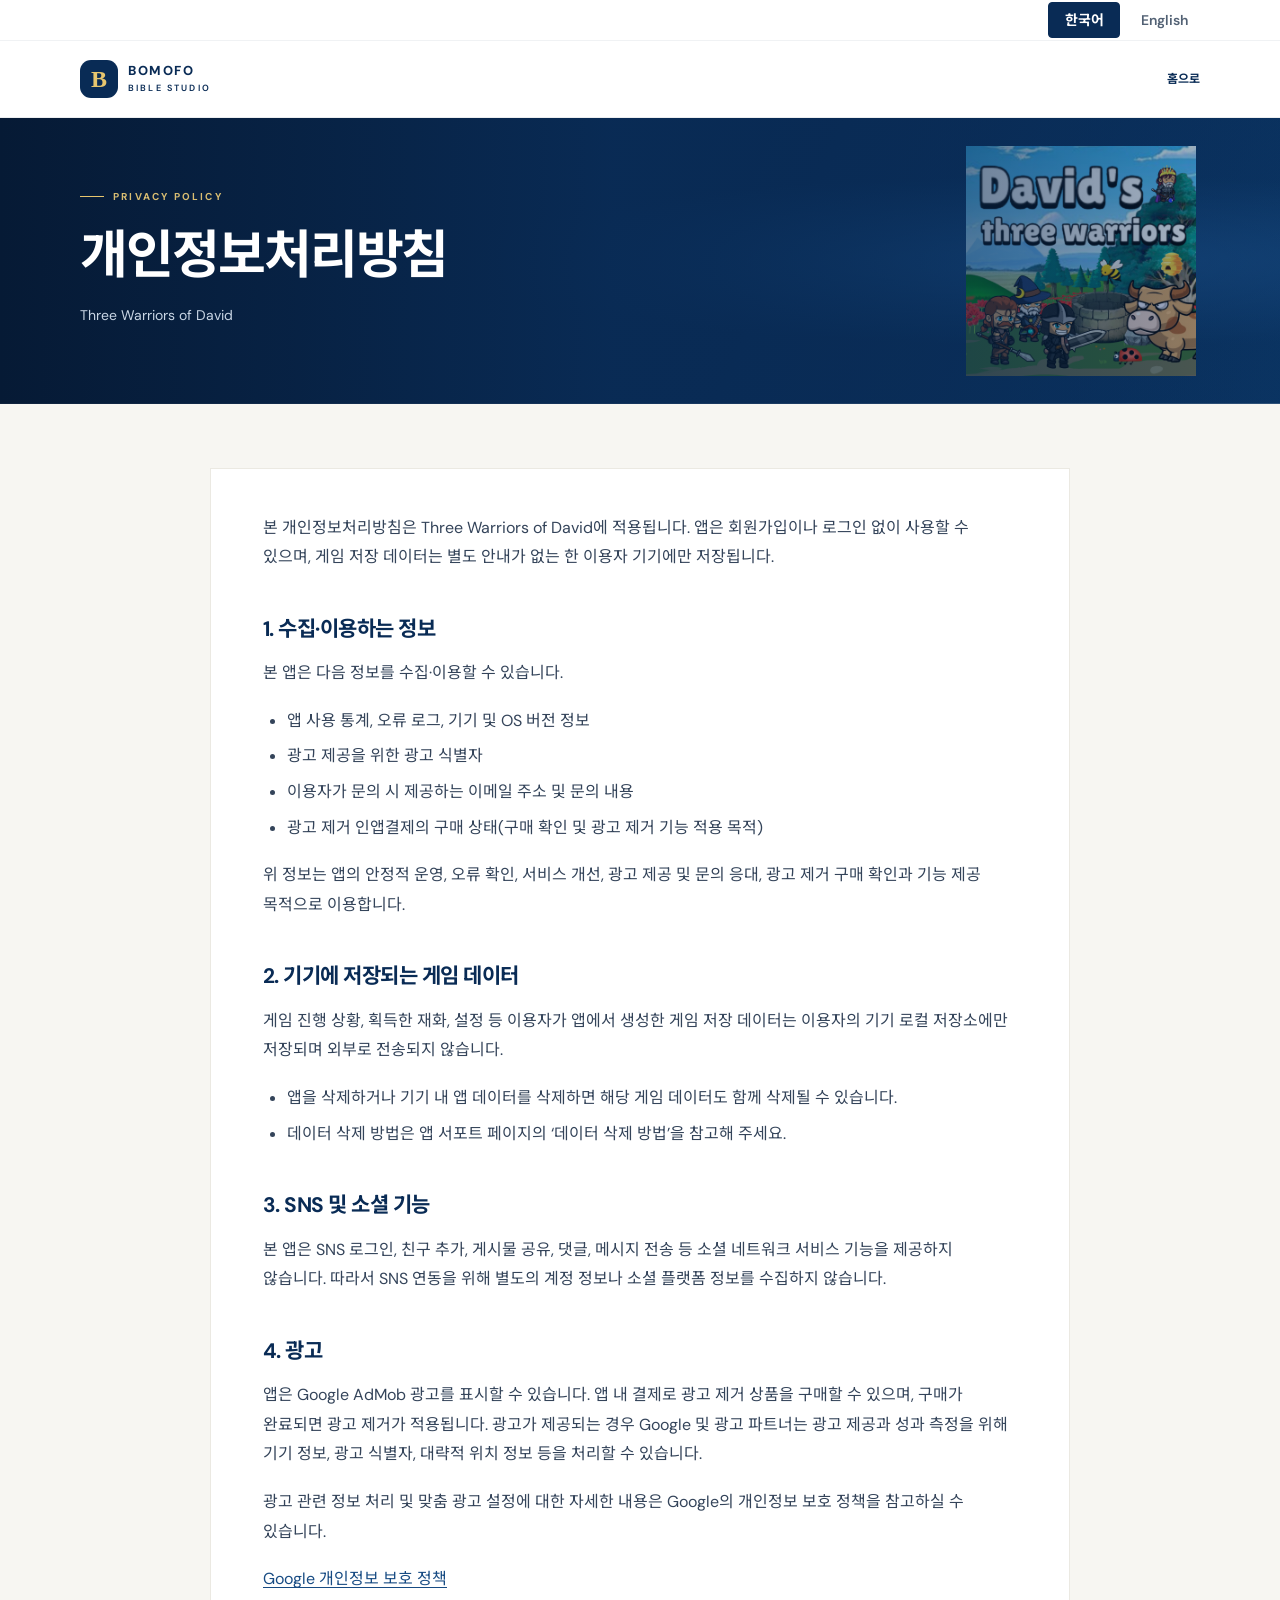
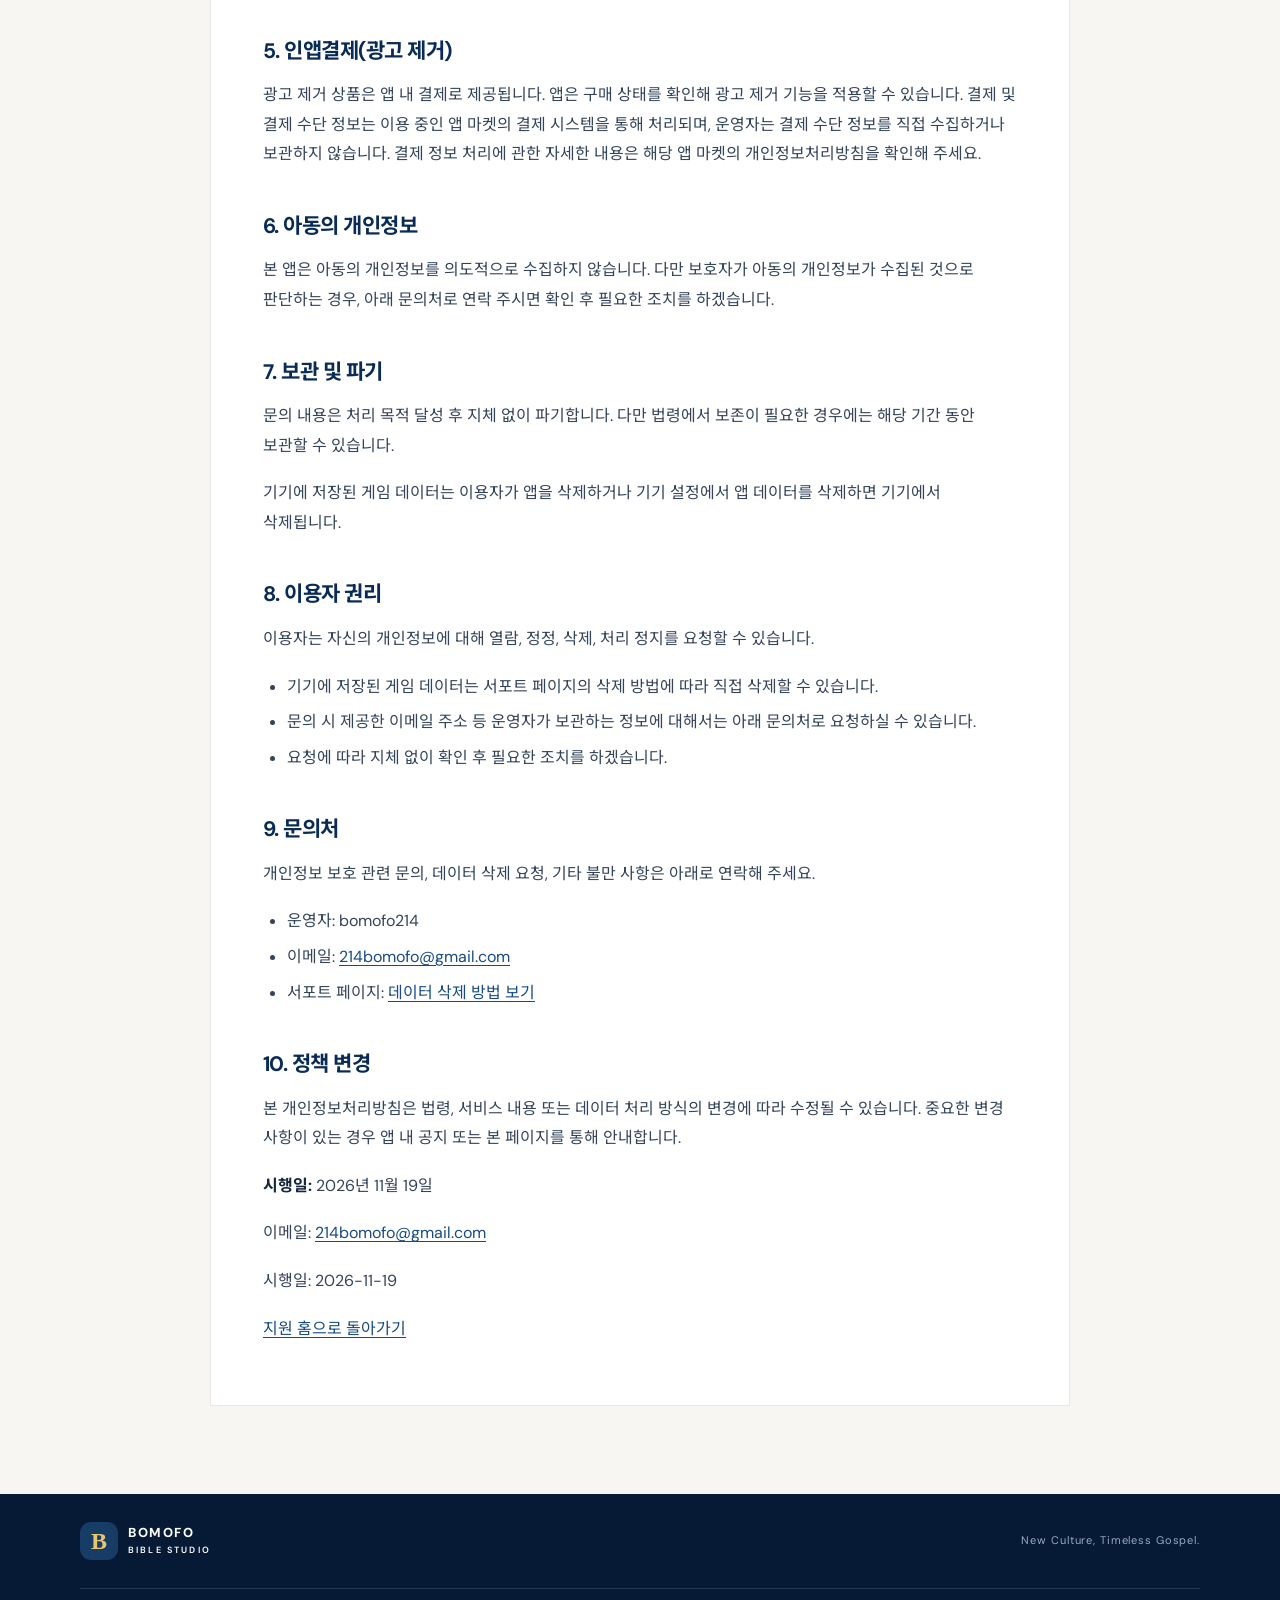
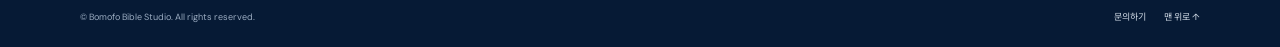
<file: DTW/privacy.html>
<!DOCTYPE html>
<html lang="en">
<head>
<meta charset="UTF-8">
<meta name="viewport" content="width=device-width, initial-scale=1">
<title>Privacy Policy | Three Warriors of David</title>
<meta name="theme-color" content="#092b55">
<link rel="stylesheet" href="../style.css">
<link rel="stylesheet" href="../common/support.css">
</head>
<body class="support-page" id="top">
<header class="site-header">
  <div class="language-switch">
    <div class="container language-switch-inner" role="group" aria-label="Language selection">
      <button type="button" data-language="ko" aria-pressed="false" lang="ko">한국어</button>
      <button type="button" data-language="en" class="active" aria-pressed="true" lang="en">English</button>
    </div>
  </div>
  <div class="container nav-wrap">
    <a class="brand" href="../index.html?lang=en" data-language-link aria-label="Bomofo Bible Studio">
      <span class="brand-mark">B</span><span class="brand-name">BOMOFO <small>BIBLE STUDIO</small></span>
    </a>
    <a class="page-header-link" href="../index.html?lang=en" data-language-link data-ko="홈으로" data-en="Home">Home</a>
  </div>
</header>
<main>
  <section class="support-hero support-hero--dtw">
    <div class="container">
      <p class="eyebrow"><span></span>PRIVACY POLICY</p>
      <h1 data-ko="개인정보처리방침" data-en="Privacy Policy">Privacy Policy</h1>
      <p class="support-context" data-ko="Three Warriors of David" data-en="Three Warriors of David">Three Warriors of David</p>
    </div>
  </section>
  <section class="document-wrap">
    <div class="container document-content">

<p data-ko="본 개인정보처리방침은 Three Warriors of David에 적용됩니다. 앱은 회원가입이나 로그인 없이 사용할 수 있으며, 게임 저장 데이터는 별도 안내가 없는 한 이용자 기기에만 저장됩니다." data-en="This Privacy Policy applies to Three Warriors of David. You can use the app without signing up or logging in. Unless otherwise stated, your game save data is stored only on your device.">This Privacy Policy applies to Three Warriors of David. You can use the app without signing up or logging in. Unless otherwise stated, your game save data is stored only on your device.</p>

<h2 data-ko="1. 수집·이용하는 정보" data-en="1. Information We Collect and Use">1. Information We Collect and Use</h2>
<p data-ko="본 앱은 다음 정보를 수집·이용할 수 있습니다." data-en="This app may collect and use the following information:">This app may collect and use the following information:</p>
<ul>
<li data-ko="앱 사용 통계, 오류 로그, 기기 및 OS 버전 정보" data-en="App usage statistics, error logs, and device and operating system information">App usage statistics, error logs, and device and operating system information</li>
<li data-ko="광고 제공을 위한 광고 식별자" data-en="Advertising identifiers used to provide ads">Advertising identifiers used to provide ads</li>
<li data-ko="이용자가 문의 시 제공하는 이메일 주소 및 문의 내용" data-en="Your email address and inquiry when you contact us">Your email address and inquiry when you contact us</li>
<li data-ko="광고 제거 인앱결제의 구매 상태(구매 확인 및 광고 제거 기능 적용 목적)" data-en="In-app purchase status for ad removal (to verify the purchase and apply ad removal)">In-app purchase status for ad removal (to verify the purchase and apply ad removal)</li>
</ul>
<p data-ko="위 정보는 앱의 안정적 운영, 오류 확인, 서비스 개선, 광고 제공 및 문의 응대, 광고 제거 구매 확인과 기능 제공 목적으로 이용합니다." data-en="This information is used to operate the app reliably, identify errors, improve the service, provide ads, respond to inquiries, and verify and provide the ad-removal purchase.">This information is used to operate the app reliably, identify errors, improve the service, provide ads, respond to inquiries, and verify and provide the ad-removal purchase.</p>

<h2 data-ko="2. 기기에 저장되는 게임 데이터" data-en="2. Game Data Stored on Your Device">2. Game Data Stored on Your Device</h2>
<p data-ko="게임 진행 상황, 획득한 재화, 설정 등 이용자가 앱에서 생성한 게임 저장 데이터는 이용자의 기기 로컬 저장소에만 저장되며 외부로 전송되지 않습니다." data-en="Game save data you create in the app, such as progress, earned currency, and settings, is stored only in local storage on your device and is not transmitted externally.">Game save data you create in the app, such as progress, earned currency, and settings, is stored only in local storage on your device and is not transmitted externally.</p>
<ul>
<li data-ko="앱을 삭제하거나 기기 내 앱 데이터를 삭제하면 해당 게임 데이터도 함께 삭제될 수 있습니다." data-en="The game data may also be deleted if you uninstall the app or delete its data from your device.">The game data may also be deleted if you uninstall the app or delete its data from your device.</li>
<li data-ko="데이터 삭제 방법은 앱 서포트 페이지의 ‘데이터 삭제 방법’을 참고해 주세요." data-en="For instructions, see “How to Delete Data” on the app's support page.">For instructions, see “How to Delete Data” on the app's support page.</li>
</ul>

<h2 data-ko="3. SNS 및 소셜 기능" data-en="3. Social Networking Features">3. Social Networking Features</h2>
<p data-ko="본 앱은 SNS 로그인, 친구 추가, 게시물 공유, 댓글, 메시지 전송 등 소셜 네트워크 서비스 기능을 제공하지 않습니다. 따라서 SNS 연동을 위해 별도의 계정 정보나 소셜 플랫폼 정보를 수집하지 않습니다." data-en="This app does not provide social networking features such as social sign-in, adding friends, sharing posts, comments, or messaging. Therefore, it does not collect account or social platform information for social integration.">This app does not provide social networking features such as social sign-in, adding friends, sharing posts, comments, or messaging. Therefore, it does not collect account or social platform information for social integration.</p>

<h2 data-ko="4. 광고" data-en="4. Advertising">4. Advertising</h2>
<p data-ko="앱은 Google AdMob 광고를 표시할 수 있습니다. 앱 내 결제로 광고 제거 상품을 구매할 수 있으며, 구매가 완료되면 광고 제거가 적용됩니다. 광고가 제공되는 경우 Google 및 광고 파트너는 광고 제공과 성과 측정을 위해 기기 정보, 광고 식별자, 대략적 위치 정보 등을 처리할 수 있습니다." data-en="The app may display Google AdMob ads. You can purchase ad removal through an in-app purchase, and ad removal is applied after the purchase is completed. When ads are served, Google and its advertising partners may process device information, advertising identifiers, approximate location information, and similar data to provide and measure ads.">The app may display Google AdMob ads. You can purchase ad removal through an in-app purchase, and ad removal is applied after the purchase is completed. When ads are served, Google and its advertising partners may process device information, advertising identifiers, approximate location information, and similar data to provide and measure ads.</p>
<p data-ko="광고 관련 정보 처리 및 맞춤 광고 설정에 대한 자세한 내용은 Google의 개인정보 보호 정책을 참고하실 수 있습니다." data-en="For more information about ad-related data processing and personalized ad settings, please refer to Google's Privacy Policy.">For more information about ad-related data processing and personalized ad settings, please refer to Google's Privacy Policy.</p>
<p><a href="https://policies.google.com/privacy" target="_blank" rel="noopener noreferrer" data-ko="Google 개인정보 보호 정책" data-en="Google Privacy Policy">Google Privacy Policy</a></p>

<h2 data-ko="5. 인앱결제(광고 제거)" data-en="5. In-App Purchase (Ad Removal)">5. In-App Purchase (Ad Removal)</h2>
<p data-ko="광고 제거 상품은 앱 내 결제로 제공됩니다. 앱은 구매 상태를 확인해 광고 제거 기능을 적용할 수 있습니다. 결제 및 결제 수단 정보는 이용 중인 앱 마켓의 결제 시스템을 통해 처리되며, 운영자는 결제 수단 정보를 직접 수집하거나 보관하지 않습니다. 결제 정보 처리에 관한 자세한 내용은 해당 앱 마켓의 개인정보처리방침을 확인해 주세요." data-en="Ad removal is offered through an in-app purchase. The app may verify the purchase status to apply ad removal. Payment and payment method information are processed through the app store you use; the operator does not directly collect or store payment method information. For details about payment data processing, please refer to the privacy policy of that app store.">Ad removal is offered through an in-app purchase. The app may verify the purchase status to apply ad removal. Payment and payment method information are processed through the app store you use; the operator does not directly collect or store payment method information. For details about payment data processing, please refer to the privacy policy of that app store.</p>

<h2 data-ko="6. 아동의 개인정보" data-en="6. Children's Personal Information">6. Children's Personal Information</h2>
<p data-ko="본 앱은 아동의 개인정보를 의도적으로 수집하지 않습니다. 다만 보호자가 아동의 개인정보가 수집된 것으로 판단하는 경우, 아래 문의처로 연락 주시면 확인 후 필요한 조치를 하겠습니다." data-en="This app does not knowingly collect children's personal information. If a parent or guardian believes that a child's personal information has been collected, please contact us using the information below. We will investigate and take appropriate action.">This app does not knowingly collect children's personal information. If a parent or guardian believes that a child's personal information has been collected, please contact us using the information below. We will investigate and take appropriate action.</p>

<h2 data-ko="7. 보관 및 파기" data-en="7. Retention and Deletion">7. Retention and Deletion</h2>
<p data-ko="문의 내용은 처리 목적 달성 후 지체 없이 파기합니다. 다만 법령에서 보존이 필요한 경우에는 해당 기간 동안 보관할 수 있습니다." data-en="Inquiry information is deleted without undue delay after the purpose of processing has been fulfilled, unless applicable law requires it to be retained for a specified period.">Inquiry information is deleted without undue delay after the purpose of processing has been fulfilled, unless applicable law requires it to be retained for a specified period.</p>
<p data-ko="기기에 저장된 게임 데이터는 이용자가 앱을 삭제하거나 기기 설정에서 앱 데이터를 삭제하면 기기에서 삭제됩니다." data-en="Game data stored on your device is deleted from the device when you uninstall the app or delete the app's data in your device settings.">Game data stored on your device is deleted from the device when you uninstall the app or delete the app's data in your device settings.</p>

<h2 data-ko="8. 이용자 권리" data-en="8. Your Rights">8. Your Rights</h2>
<p data-ko="이용자는 자신의 개인정보에 대해 열람, 정정, 삭제, 처리 정지를 요청할 수 있습니다." data-en="You may request access to, correction or deletion of your personal information, or restriction of its processing.">You may request access to, correction or deletion of your personal information, or restriction of its processing.</p>
<ul>
<li data-ko="기기에 저장된 게임 데이터는 서포트 페이지의 삭제 방법에 따라 직접 삭제할 수 있습니다." data-en="You can delete game data stored on your device by following the instructions on the support page.">You can delete game data stored on your device by following the instructions on the support page.</li>
<li data-ko="문의 시 제공한 이메일 주소 등 운영자가 보관하는 정보에 대해서는 아래 문의처로 요청하실 수 있습니다." data-en="For information held by the operator, such as an email address provided in an inquiry, you may contact us using the details below.">For information held by the operator, such as an email address provided in an inquiry, you may contact us using the details below.</li>
<li data-ko="요청에 따라 지체 없이 확인 후 필요한 조치를 하겠습니다." data-en="We will promptly review your request and take the necessary action.">We will promptly review your request and take the necessary action.</li>
</ul>

<h2 data-ko="9. 문의처" data-en="9. Contact">9. Contact</h2>
<p data-ko="개인정보 보호 관련 문의, 데이터 삭제 요청, 기타 불만 사항은 아래로 연락해 주세요." data-en="For privacy questions, data deletion requests, or other complaints, please contact us:">For privacy questions, data deletion requests, or other complaints, please contact us:</p>
<ul>
<li><span data-ko="운영자" data-en="Operator">Operator</span>: bomofo214</li>
<li><span data-ko="이메일" data-en="Email">Email</span>: <a href="mailto:214bomofo@gmail.com">214bomofo@gmail.com</a></li>
<li><span data-ko="서포트 페이지" data-en="Support page">Support page</span>: <a href="index.html?lang=en#data-deletion" data-language-link data-ko="데이터 삭제 방법 보기" data-en="View How to Delete Data">View How to Delete Data</a></li>
</ul>

<h2 data-ko="10. 정책 변경" data-en="10. Changes to This Policy">10. Changes to This Policy</h2>
<p data-ko="본 개인정보처리방침은 법령, 서비스 내용 또는 데이터 처리 방식의 변경에 따라 수정될 수 있습니다. 중요한 변경 사항이 있는 경우 앱 내 공지 또는 본 페이지를 통해 안내합니다." data-en="This Privacy Policy may be revised due to changes in laws, the service, or data processing practices. We will notify you of material changes through an in-app notice or this page.">This Privacy Policy may be revised due to changes in laws, the service, or data processing practices. We will notify you of material changes through an in-app notice or this page.</p>
<p><strong data-ko="시행일:" data-en="Effective date:">Effective date:</strong> <span data-ko="2026년 11월 19일" data-en="November 19, 2026">November 19, 2026</span></p>
<p><span data-ko="이메일" data-en="Email">Email</span>: <a href="mailto:214bomofo@gmail.com">214bomofo@gmail.com</a></p>
<p><span data-ko="시행일" data-en="Effective date">Effective date</span>: 2026-11-19</p>

<p><a href="index.html?lang=en" data-language-link data-ko="지원 홈으로 돌아가기" data-en="Back to support home">Back to support home</a></p>

    </div>
  </section>
</main>
<footer class="site-footer">
  <div class="container footer-top">
    <a class="brand footer-brand" href="../index.html?lang=en" data-language-link aria-label="Bomofo Bible Studio">
      <span class="brand-mark">B</span><span class="brand-name">BOMOFO <small>BIBLE STUDIO</small></span>
    </a>
    <p>New Culture, Timeless Gospel.</p>
  </div>
  <div class="container footer-bottom">
    <span>© Bomofo Bible Studio. All rights reserved.</span>
    <div class="footer-links">
      <a href="../common/contact.html?lang=en" data-language-link data-ko="문의하기" data-en="Contact">Contact</a>
      <a href="#top" data-ko="맨 위로 ↑" data-en="Back to top ↑">Back to top ↑</a>
    </div>
  </div>
</footer>
<script src="../common/language.js" defer></script>
</body>
</html>
</file>
<file: style.css>
@import url('https://fonts.googleapis.com/css2?family=DM+Sans:wght@400;500;600;700&family=Noto+Sans+KR:wght@400;500;600;700;800;900&display=swap');

:root {
  --navy: #092b55;
  --navy-deep: #061d3b;
  --blue: #174b83;
  --gold: #e7c66e;
  --ink: #18283c;
  --muted: #667487;
  --paper: #f7f6f2;
  --white: #fff;
  --line: #e5e6e8;
  --font: "DM Sans", "Noto Sans KR", sans-serif;
}
* { box-sizing: border-box; }
html { scroll-behavior: smooth; scroll-padding-top: 88px; }
body { margin: 0; color: var(--ink); font-family: var(--font); line-height: 1.75; word-break: keep-all; }
html[lang="en"] body { word-break: normal; }
a { color: inherit; text-decoration: none; }
.container { width: min(1120px, calc(100% - 48px)); margin: 0 auto; }
.site-header { position: sticky; top: 0; z-index: 20; background: rgba(255,255,255,.94); backdrop-filter: blur(14px); border-bottom: 1px solid rgba(15,39,68,.08); }
.language-switch { border-bottom: 1px solid rgba(15,39,68,.06); }
.language-switch-inner { min-height: 40px; display: flex; align-items: center; justify-content: flex-end; gap: 8px; }
.language-switch a, .language-switch button { display: inline-flex; align-items: center; justify-content: center; min-width: 72px; min-height: 36px; padding: 4px 10px; border: 1px solid transparent; border-radius: 4px; background: transparent; color: #526174; font: inherit; font-size: 14px; font-weight: 600; cursor: pointer; }
.language-switch a[aria-current="page"], .language-switch button.active { border-color: var(--navy); background: var(--navy); color: #fff; font-weight: 700; }
.language-switch a:hover, .language-switch button:hover { border-color: #d5deea; background: #eef2f6; color: var(--navy); }
.language-switch a[aria-current="page"]:hover, .language-switch button.active:hover { border-color: var(--navy); background: var(--navy); color: #fff; }
.language-switch a:focus-visible, .language-switch button:focus-visible { outline: 3px solid #b4821e; outline-offset: 3px; }
.nav-wrap { min-height: 76px; display: flex; align-items: center; justify-content: space-between; gap: 28px; }
.brand { display: inline-flex; align-items: center; gap: 10px; flex-shrink: 0; }
.brand-mark { display: grid; place-items: center; width: 38px; height: 38px; border-radius: 11px; background: var(--navy); color: var(--gold); font: 800 24px Georgia, serif; }
.brand-name { font-size: 13px; line-height: 1.15; font-weight: 800; letter-spacing: .12em; color: var(--navy); }
.brand-name small { display: block; margin-top: 4px; font-size: 9px; letter-spacing: .24em; font-weight: 600; }
.main-nav { display: flex; align-items: center; gap: 28px; color: #526174; font-size: 12px; font-weight: 600; }
.main-nav a:hover, .footer-bottom a:hover { color: var(--blue); }
.nav-cta { padding: 10px 16px; border: 1px solid #d9e0e8; border-radius: 4px; font-size: 12px; font-weight: 700; color: var(--navy); }
.nav-cta span { margin-left: 8px; }
.hero { position: relative; min-height: 650px; overflow: hidden; display: flex; align-items: center; background: radial-gradient(ellipse at 80% 45%, #174b83 0%, transparent 38%), linear-gradient(115deg, #061a35, #092b55 60%, #0b3767); color: white; }
.hero-content { position: relative; z-index: 2; padding-top: 72px; padding-bottom: 78px; }
.eyebrow { margin: 0 0 22px; color: #d8bd72; font-size: 10px; font-weight: 700; letter-spacing: .22em; }
.eyebrow span { display: inline-block; width: 24px; height: 1px; margin: 0 9px 3px 0; background: var(--gold); }
.eyebrow.dark { color: #8c7132; }
.hero h1 { margin: 0; max-width: 680px; font-size: clamp(38px, 5.8vw, 68px); line-height: 1.28; letter-spacing: -.055em; font-weight: 800; }
.hero h1 em, .mission h2 em, .join h2 em { color: var(--gold); font-style: normal; }
.hero-copy { max-width: 510px; margin: 26px 0 32px; color: #c9d6e5; font-size: 15px; line-height: 2; }
.hero-actions { display: flex; align-items: center; gap: 28px; }
.button { display: inline-flex; align-items: center; justify-content: center; gap: 24px; min-height: 48px; padding: 0 21px; border-radius: 3px; font-size: 12px; font-weight: 700; transition: transform .2s, background .2s; }
.button:hover { transform: translateY(-2px); }
.button-light { color: var(--navy); background: #fff; }
.button-light span { font-size: 17px; }
.text-link { color: #e4eaf1; font-size: 12px; font-weight: 600; }
.text-link span { margin-left: 8px; color: var(--gold); }
.hero-note { display: flex; align-items: center; gap: 12px; margin-top: 74px; color: #91a8c2; font-size: 9px; letter-spacing: .2em; }
.note-line { width: 42px; height: 1px; background: #7892b0; }
.hero-art { position: absolute; width: 480px; height: 480px; right: max(2%, calc((100vw - 1250px) / 2)); top: 50%; transform: translateY(-48%); opacity: .9; }
.orbit { position: absolute; border: 1px solid rgba(231,198,110,.28); border-radius: 50%; transform: rotate(-28deg); }
.orbit-a { inset: 28px 0; }
.orbit-b { inset: 75px -30px; transform: rotate(48deg); border-color: rgba(160,195,226,.22); }
.cross { position: absolute; inset: 0; display: grid; place-items: center; color: #f3d98d; font-size: 150px; text-shadow: 0 0 60px rgba(231,198,110,.45); }
.pixel { position: absolute; width: 12px; height: 12px; background: var(--gold); box-shadow: 0 0 24px var(--gold); }
.p1 { top: 65px; left: 110px; }.p2 { right: 70px; top: 190px; width: 8px; height: 8px; }.p3 { bottom: 80px; left: 90px; width: 6px; height: 6px; }
.art-caption { position: absolute; bottom: 34px; width: 100%; text-align: center; color: #9bb2cc; font-size: 9px; letter-spacing: .35em; }
.section-pad { padding: 112px 0; }
.intro { background: var(--paper); }
.intro-grid { display: grid; grid-template-columns: .9fr 1.1fr; gap: 90px; }
h2 { margin: 0; font-size: clamp(30px, 4vw, 44px); line-height: 1.4; letter-spacing: -.05em; }
.intro-text p { margin: 0 0 16px; color: var(--muted); font-size: 13px; }
.intro-text .lead { margin-bottom: 20px; color: var(--ink); font-size: 18px; line-height: 1.8; font-weight: 700; }
.feature-row { display: grid; grid-template-columns: repeat(3, 1fr); gap: 18px; margin-top: 74px; }
.feature { position: relative; min-height: 210px; padding: 28px; background: white; border: 1px solid #ebe9e2; }
.feature-number { position: absolute; right: 24px; top: 20px; color: #b4b7ba; font-size: 10px; letter-spacing: .1em; }
.feature-icon { display: grid; place-items: center; width: 40px; height: 40px; margin-bottom: 22px; border-radius: 50%; background: #f3f0e7; color: #987b39; font-size: 19px; }
.feature h3 { margin: 0 0 7px; font-size: 15px; }
.feature p { margin: 0; color: var(--muted); font-size: 12px; }
.mission { background: var(--navy-deep); color: white; }
.mission-grid { display: grid; grid-template-columns: .9fr 1.1fr; gap: 100px; }
.mission h2 { font-size: clamp(30px, 3.8vw, 42px); }
.section-lead { margin: 22px 0 0; color: #c2cfdd; font-size: 14px; line-height: 2; }
.mission-list article { display: grid; grid-template-columns: 42px 1fr; gap: 16px; padding: 0 0 22px; margin-bottom: 22px; border-bottom: 1px solid rgba(255,255,255,.14); }
.mission-list article:last-child { margin-bottom: 0; }
.mission-list article > span { color: var(--gold); font-size: 11px; letter-spacing: .1em; }
.mission-list h3 { margin: -4px 0 5px; font-size: 15px; }
.mission-list p { margin: 0; color: #aebed0; font-size: 12px; }
.projects { background: #fff; }
.section-heading { display: flex; justify-content: space-between; align-items: end; gap: 30px; margin-bottom: 42px; }
.section-heading > p { max-width: 310px; margin: 0 0 8px; color: var(--muted); font-size: 13px; }
.project-grid { display: grid; grid-template-columns: 1fr 1fr; gap: 24px; }
.project-card { border: 1px solid var(--line); background: #fff; }
.project-label { padding: 18px 24px; }
.project-visual { position: relative; height: 310px; overflow: hidden; display: flex; align-items: center; justify-content: center; }
.project-visual > img { position: absolute; inset: 0; width: 100%; height: 100%; object-fit: cover; }
.game-visual { background: linear-gradient(160deg, #182e50, #31577b 65%, #d2a96d); }
.visual-label { display: inline-block; padding: 5px 8px; border-radius: 2px; background: var(--navy); color: white; font-size: 8px; font-weight: 700; letter-spacing: .2em; }
.bible-visual { background: linear-gradient(140deg, #e9e2d2, #c9d2d1); }
.project-info { padding: 25px 27px 29px; }
.project-meta { display: flex; align-items: center; justify-content: space-between; color: #8a929a; font-size: 9px; font-weight: 700; letter-spacing: .12em; }
.status { padding: 5px 9px; border-radius: 20px; background: #edf4ee; color: #4c8059; font-size: 9px; letter-spacing: 0; }
.project-info h3 { margin: 14px 0 9px; color: var(--navy); font-size: 21px; letter-spacing: -.03em; }
.project-info p { margin: 0; color: var(--muted); font-size: 12px; line-height: 1.9; }
.project-actions { display: flex; flex-wrap: wrap; gap: 8px; margin-top: 20px; }
.project-actions a, .project-actions button { display: inline-flex; align-items: center; gap: 9px; padding: 8px 11px; border: 1px solid #d9e0e8; color: var(--navy); font: inherit; font-size: 10px; font-weight: 700; }
.project-actions button { background: var(--navy); border-color: var(--navy); color: white; }
.project-actions button:disabled { cursor: not-allowed; opacity: .65; }
.project-actions a:hover { border-color: var(--blue); color: var(--blue); }
.future { background: var(--paper); }
.future-grid { display: grid; grid-template-columns: .9fr 1.1fr; gap: 90px; }
.future h2 { font-size: clamp(30px, 3.7vw, 42px); }
.future .section-lead { color: var(--muted); }
.future-items { border-top: 1px solid #d9d9d4; }
.future-items div { display: flex; align-items: center; gap: 18px; min-height: 62px; border-bottom: 1px solid #d9d9d4; font-size: 12px; font-weight: 600; }
.future-items span { color: #a28a4e; font-size: 10px; }
.future-items b { margin-left: auto; color: #9a9d9e; font-weight: 400; }
.join { position: relative; overflow: hidden; background: linear-gradient(120deg, #092b55, #0b3767); color: white; text-align: center; }
.join::before, .join::after { position: absolute; content: ""; width: 360px; height: 360px; border: 1px solid rgba(231,198,110,.14); border-radius: 50%; }
.join::before { top: -240px; left: -100px; }.join::after { right: -170px; bottom: -260px; }
.join-inner { position: relative; z-index: 1; max-width: 760px; }
.join h2 { font-size: clamp(32px, 4.4vw, 48px); }
.join-lead { margin: 24px auto 12px; color: #d0dce9; font-size: 14px; line-height: 2; }
.join-inner > p:not(.eyebrow):not(.join-lead):not(.join-emphasis) { color: #b6c6d8; font-size: 12px; }
.collaborators { display: flex; flex-wrap: wrap; justify-content: center; gap: 9px; margin: 32px 0; }
.collaborators span { padding: 7px 11px; border: 1px solid rgba(255,255,255,.22); border-radius: 2px; color: #d4dfeb; font-size: 8px; letter-spacing: .12em; }
.join-emphasis { margin: 38px 0 25px; color: var(--gold); font-size: 17px; font-weight: 700; line-height: 1.8; }
.button-gold { background: var(--gold); color: #172b43; }
.site-footer { background: #061a35; color: #9aabc0; }
.footer-top, .footer-bottom { display: flex; justify-content: space-between; align-items: center; }
.footer-top { min-height: 95px; border-bottom: 1px solid rgba(255,255,255,.12); }
.footer-brand .brand-name { color: white; }.footer-brand .brand-mark { background: #173c66; }
.footer-top > p { font-size: 11px; letter-spacing: .08em; }
.footer-bottom { min-height: 58px; font-size: 9px; }
.footer-bottom a { color: #d2dce7; }
.footer-links { display: flex; align-items: center; gap: 18px; }

@media (max-width: 900px) {
  .main-nav { gap: 15px; }
  .hero-art { right: -160px; opacity: .45; }
  .intro-grid, .mission-grid, .future-grid { gap: 48px; }
}
@media (max-width: 680px) {
  .container { width: min(100% - 36px, 520px); }
  .nav-wrap { min-height: 66px; }
  .main-nav { display: none; }
  .nav-cta { margin-left: auto; }
  .hero { min-height: 620px; }
  .hero-content { padding-top: 80px; padding-bottom: 60px; }
  .hero h1 { font-size: clamp(36px, 10vw, 51px); }
  .hero-copy { max-width: 440px; font-size: 13px; }
  .hero-art { width: 360px; height: 360px; right: -180px; top: 56%; opacity: .27; }
  .cross { font-size: 115px; }
  .hero-note { margin-top: 58px; }
  .section-pad { padding: 78px 0; }
  .intro-grid, .mission-grid, .future-grid { grid-template-columns: 1fr; gap: 28px; }
  .feature-row { grid-template-columns: 1fr; gap: 10px; margin-top: 42px; }
  .feature { min-height: auto; padding: 22px; }
  .feature-icon { margin-bottom: 12px; }
  .section-heading { display: block; }
  .section-heading > p { margin-top: 15px; }
  .project-grid { grid-template-columns: 1fr; gap: 18px; }
  .project-visual { height: 270px; }
  .project-info { padding: 22px; }
  .future-items div { gap: 12px; font-size: 11px; }
  .join h2 { font-size: 34px; }
  .footer-top { align-items: flex-start; flex-direction: column; justify-content: center; gap: 8px; padding: 20px 0; }
  .footer-bottom { align-items: flex-start; flex-direction: column; justify-content: center; gap: 12px; padding: 16px 0; }
  .footer-links { flex-wrap: wrap; gap: 12px; }
}
@media (prefers-reduced-motion: reduce) {
  html { scroll-behavior: auto; }
  *, *::before, *::after { transition-duration: .01ms !important; animation-duration: .01ms !important; }
}
</file>
<file: common/support.css>
.support-page { background: var(--paper); }
.support-page .page-header-link { color: var(--navy); font-size: 12px; font-weight: 700; }
.support-page .page-header-link:hover { color: var(--blue); }
.support-hero { position: relative; overflow: hidden; background: radial-gradient(ellipse at 85% 50%, #174b83 0%, transparent 42%), linear-gradient(115deg, #061a35, #092b55 60%, #0b3767); color: #fff; }
.support-hero--dtw {
  background-image:
    linear-gradient(90deg, #061a35 0%, rgba(9,43,85,.94) 48%, rgba(9,43,85,.28) 100%),
    url("../DTW/DTW_AppIcon.png"),
    radial-gradient(ellipse at 85% 50%, #174b83 0%, transparent 42%),
    linear-gradient(115deg, #061a35, #092b55 60%, #0b3767);
  background-repeat: no-repeat;
  background-position: center, right 8% center, center, center;
  background-size: auto, 230px 230px, auto, auto;
}
.support-hero--bible {
  background-image:
    linear-gradient(90deg, #061a35 0%, rgba(9,43,85,.94) 48%, rgba(9,43,85,.28) 100%),
    url("../bible-memo/BibleMemo_AppIcon512.png"),
    radial-gradient(ellipse at 85% 50%, #174b83 0%, transparent 42%),
    linear-gradient(115deg, #061a35, #092b55 60%, #0b3767);
  background-repeat: no-repeat;
  background-position: center, right 8% center, center, center;
  background-size: auto, 230px 230px, auto, auto;
}
.support-hero .container { padding-top: 70px; padding-bottom: 76px; }
.support-hero .eyebrow { margin-bottom: 16px; }
.support-hero h1 { max-width: 860px; margin: 0; font-size: clamp(32px, 4.5vw, 52px); line-height: 1.3; letter-spacing: -.04em; }
.support-context { margin: 14px 0 0; color: #c9d6e5; font-size: 14px; }
.document-wrap { padding: 64px 0 88px; }
.document-content { max-width: 860px; padding: 44px 52px; border: 1px solid #ebe9e2; background: #fff; color: #34445a; font-size: 16px; line-height: 1.85; overflow-wrap: anywhere; }
.document-content h2 { margin: 42px 0 14px; color: var(--navy); font-size: 21px; line-height: 1.45; letter-spacing: -.025em; scroll-margin-top: 130px; }
.document-content p { margin: 0 0 18px; }
.document-content ul { margin: 0 0 18px; padding-left: 24px; }
.document-content li + li { margin-top: 6px; }
.document-content strong { color: var(--ink); }
.document-content a { color: var(--blue); text-decoration: underline; text-underline-offset: 3px; }
.document-content a:hover { color: var(--navy-deep); }
.document-content .policy-link { display: inline-block; padding: 10px 16px; background: var(--navy); color: #fff; font-size: 14px; font-weight: 700; text-decoration: none; }
.document-content .policy-link:hover { background: var(--blue); }
.support-page a:focus-visible, .support-page button:focus-visible { outline: 3px solid #b4821e; outline-offset: 3px; }
.support-page .footer-bottom { gap: 20px; }
@media (max-width: 900px) {
  .support-hero--dtw h1, .support-hero--dtw .support-context,
  .support-hero--bible h1, .support-hero--bible .support-context { max-width: 58%; }
}
@media (max-width: 680px) {
  .support-hero .container { padding-top: 50px; padding-bottom: 54px; }
  .support-hero--dtw, .support-hero--bible {
    background-position: center, right -40px center, center, center;
    background-size: auto, 160px 160px, auto, auto;
  }
  .support-hero--dtw h1, .support-hero--dtw .support-context,
  .support-hero--bible h1, .support-hero--bible .support-context { max-width: 62%; }
  .document-wrap { padding: 36px 0 60px; }
  .document-content { padding: 26px 22px; font-size: 15px; }
  .document-content h2 { margin-top: 34px; font-size: 19px; scroll-margin-top: 115px; }
}
</file>
